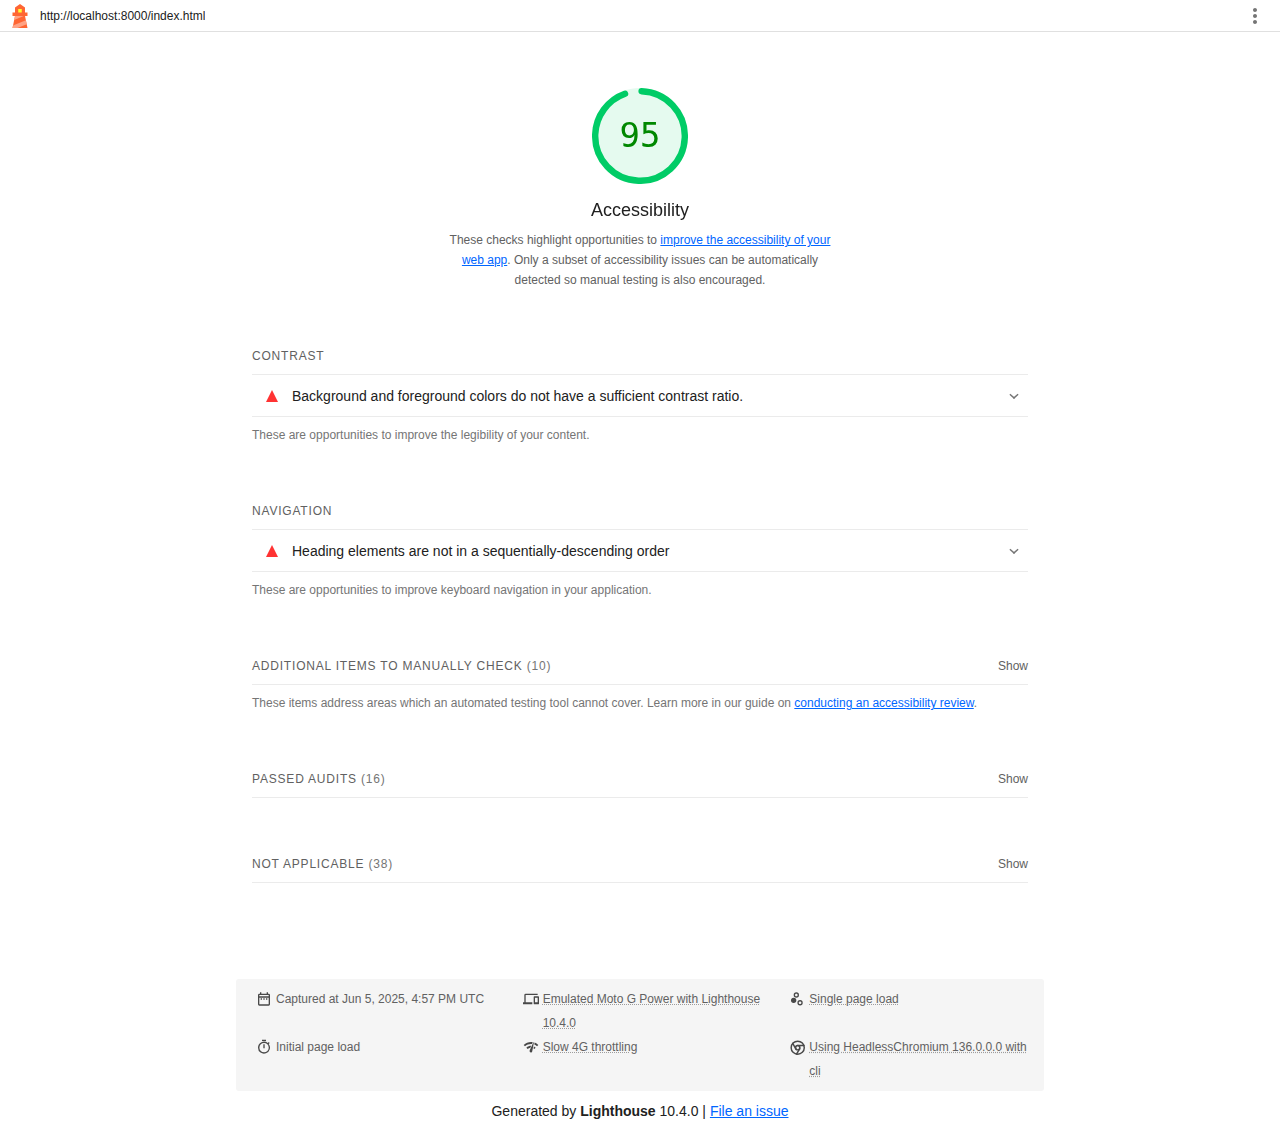
<file: src/main/resources/static/lighthouse-accessibility-report.html>
<!--
@license
Copyright 2018 The Lighthouse Authors. All Rights Reserved.

Licensed under the Apache License, Version 2.0 (the "License");
you may not use this file except in compliance with the License.
You may obtain a copy of the License at

http://www.apache.org/licenses/LICENSE-2.0

Unless required by applicable law or agreed to in writing, software
distributed under the License is distributed on an "AS-IS" BASIS,
WITHOUT WARRANTIES OR CONDITIONS OF ANY KIND, either express or implied.
See the License for the specific language governing permissions and
limitations under the License.
-->
<!doctype html>
<html lang="en">
<head>
  <meta charset="utf-8">
  <meta name="viewport" content="width=device-width, initial-scale=1, minimum-scale=1">
  <link rel="icon" href='data:image/svg+xml;utf8,<svg fill="none" xmlns="http://www.w3.org/2000/svg" viewBox="0 0 48 48"><path d="m14 7 10-7 10 7v10h5v7h-5l5 24H9l5-24H9v-7h5V7Z" fill="%23F63"/><path d="M31.561 24H14l-1.689 8.105L31.561 24ZM18.983 48H9l1.022-4.907L35.723 32.27l1.663 7.98L18.983 48Z" fill="%23FFA385"/><path fill="%23FF3" d="M20.5 10h7v7h-7z"/></svg>'>
  <title>Lighthouse Report</title>
  <style>body {margin: 0}</style>
</head>
<body>
  <noscript>Lighthouse report requires JavaScript. Please enable.</noscript>

  <div id="lh-log"></div>

  <script>window.__LIGHTHOUSE_JSON__ = {"lighthouseVersion":"10.4.0","requestedUrl":"http://localhost:8000/index.html","mainDocumentUrl":"http://localhost:8000/index.html","finalDisplayedUrl":"http://localhost:8000/index.html","finalUrl":"http://localhost:8000/index.html","fetchTime":"2025-06-05T16:57:44.733Z","gatherMode":"navigation","runWarnings":[],"userAgent":"Mozilla/5.0 (X11; Linux x86_64) AppleWebKit/537.36 (KHTML, like Gecko) HeadlessChrome/136.0.0.0 Safari/537.36","environment":{"networkUserAgent":"Mozilla/5.0 (Linux; Android 11; moto g power (2022)) AppleWebKit/537.36 (KHTML, like Gecko) Chrome/109.0.0.0 Mobile Safari/537.36","hostUserAgent":"Mozilla/5.0 (X11; Linux x86_64) AppleWebKit/537.36 (KHTML, like Gecko) HeadlessChrome/136.0.0.0 Safari/537.36","benchmarkIndex":1104.5,"credits":{"axe-core":"4.7.2"}},"audits":{"accesskeys":{"id":"accesskeys","title":"`[accesskey]` values are unique","description":"Access keys let users quickly focus a part of the page. For proper navigation, each access key must be unique. [Learn more about access keys](https://dequeuniversity.com/rules/axe/4.7/accesskeys).","score":null,"scoreDisplayMode":"notApplicable"},"aria-allowed-attr":{"id":"aria-allowed-attr","title":"`[aria-*]` attributes match their roles","description":"Each ARIA `role` supports a specific subset of `aria-*` attributes. Mismatching these invalidates the `aria-*` attributes. [Learn how to match ARIA attributes to their roles](https://dequeuniversity.com/rules/axe/4.7/aria-allowed-attr).","score":1,"scoreDisplayMode":"binary","details":{"type":"table","headings":[],"items":[]}},"aria-command-name":{"id":"aria-command-name","title":"`button`, `link`, and `menuitem` elements have accessible names","description":"When an element doesn't have an accessible name, screen readers announce it with a generic name, making it unusable for users who rely on screen readers. [Learn how to make command elements more accessible](https://dequeuniversity.com/rules/axe/4.7/aria-command-name).","score":null,"scoreDisplayMode":"notApplicable"},"aria-dialog-name":{"id":"aria-dialog-name","title":"Elements with `role=\"dialog\"` or `role=\"alertdialog\"` have accessible names.","description":"ARIA dialog elements without accessible names may prevent screen readers users from discerning the purpose of these elements. [Learn how to make ARIA dialog elements more accessible](https://dequeuniversity.com/rules/axe/4.7/aria-dialog-name).","score":null,"scoreDisplayMode":"notApplicable"},"aria-hidden-body":{"id":"aria-hidden-body","title":"`[aria-hidden=\"true\"]` is not present on the document `\u003cbody>`","description":"Assistive technologies, like screen readers, work inconsistently when `aria-hidden=\"true\"` is set on the document `\u003cbody>`. [Learn how `aria-hidden` affects the document body](https://dequeuniversity.com/rules/axe/4.7/aria-hidden-body).","score":1,"scoreDisplayMode":"binary","details":{"type":"table","headings":[],"items":[]}},"aria-hidden-focus":{"id":"aria-hidden-focus","title":"`[aria-hidden=\"true\"]` elements do not contain focusable descendents","description":"Focusable descendents within an `[aria-hidden=\"true\"]` element prevent those interactive elements from being available to users of assistive technologies like screen readers. [Learn how `aria-hidden` affects focusable elements](https://dequeuniversity.com/rules/axe/4.7/aria-hidden-focus).","score":1,"scoreDisplayMode":"binary","details":{"type":"table","headings":[],"items":[]}},"aria-input-field-name":{"id":"aria-input-field-name","title":"ARIA input fields have accessible names","description":"When an input field doesn't have an accessible name, screen readers announce it with a generic name, making it unusable for users who rely on screen readers. [Learn more about input field labels](https://dequeuniversity.com/rules/axe/4.7/aria-input-field-name).","score":null,"scoreDisplayMode":"notApplicable"},"aria-meter-name":{"id":"aria-meter-name","title":"ARIA `meter` elements have accessible names","description":"When a meter element doesn't have an accessible name, screen readers announce it with a generic name, making it unusable for users who rely on screen readers. [Learn how to name `meter` elements](https://dequeuniversity.com/rules/axe/4.7/aria-meter-name).","score":null,"scoreDisplayMode":"notApplicable"},"aria-progressbar-name":{"id":"aria-progressbar-name","title":"ARIA `progressbar` elements have accessible names","description":"When a `progressbar` element doesn't have an accessible name, screen readers announce it with a generic name, making it unusable for users who rely on screen readers. [Learn how to label `progressbar` elements](https://dequeuniversity.com/rules/axe/4.7/aria-progressbar-name).","score":null,"scoreDisplayMode":"notApplicable"},"aria-required-attr":{"id":"aria-required-attr","title":"`[role]`s have all required `[aria-*]` attributes","description":"Some ARIA roles have required attributes that describe the state of the element to screen readers. [Learn more about roles and required attributes](https://dequeuniversity.com/rules/axe/4.7/aria-required-attr).","score":null,"scoreDisplayMode":"notApplicable"},"aria-required-children":{"id":"aria-required-children","title":"Elements with an ARIA `[role]` that require children to contain a specific `[role]` have all required children.","description":"Some ARIA parent roles must contain specific child roles to perform their intended accessibility functions. [Learn more about roles and required children elements](https://dequeuniversity.com/rules/axe/4.7/aria-required-children).","score":null,"scoreDisplayMode":"notApplicable"},"aria-required-parent":{"id":"aria-required-parent","title":"`[role]`s are contained by their required parent element","description":"Some ARIA child roles must be contained by specific parent roles to properly perform their intended accessibility functions. [Learn more about ARIA roles and required parent element](https://dequeuniversity.com/rules/axe/4.7/aria-required-parent).","score":null,"scoreDisplayMode":"notApplicable"},"aria-roles":{"id":"aria-roles","title":"`[role]` values are valid","description":"ARIA roles must have valid values in order to perform their intended accessibility functions. [Learn more about valid ARIA roles](https://dequeuniversity.com/rules/axe/4.7/aria-roles).","score":null,"scoreDisplayMode":"notApplicable"},"aria-text":{"id":"aria-text","title":"Elements with the `role=text` attribute do not have focusable descendents.","description":"Adding `role=text` around a text node split by markup enables VoiceOver to treat it as one phrase, but the element's focusable descendents will not be announced. [Learn more about the `role=text` attribute](https://dequeuniversity.com/rules/axe/4.7/aria-text).","score":null,"scoreDisplayMode":"notApplicable"},"aria-toggle-field-name":{"id":"aria-toggle-field-name","title":"ARIA toggle fields have accessible names","description":"When a toggle field doesn't have an accessible name, screen readers announce it with a generic name, making it unusable for users who rely on screen readers. [Learn more about toggle fields](https://dequeuniversity.com/rules/axe/4.7/aria-toggle-field-name).","score":null,"scoreDisplayMode":"notApplicable"},"aria-tooltip-name":{"id":"aria-tooltip-name","title":"ARIA `tooltip` elements have accessible names","description":"When a tooltip element doesn't have an accessible name, screen readers announce it with a generic name, making it unusable for users who rely on screen readers. [Learn how to name `tooltip` elements](https://dequeuniversity.com/rules/axe/4.7/aria-tooltip-name).","score":null,"scoreDisplayMode":"notApplicable"},"aria-treeitem-name":{"id":"aria-treeitem-name","title":"ARIA `treeitem` elements have accessible names","description":"When a `treeitem` element doesn't have an accessible name, screen readers announce it with a generic name, making it unusable for users who rely on screen readers. [Learn more about labeling `treeitem` elements](https://dequeuniversity.com/rules/axe/4.7/aria-treeitem-name).","score":null,"scoreDisplayMode":"notApplicable"},"aria-valid-attr-value":{"id":"aria-valid-attr-value","title":"`[aria-*]` attributes have valid values","description":"Assistive technologies, like screen readers, can't interpret ARIA attributes with invalid values. [Learn more about valid values for ARIA attributes](https://dequeuniversity.com/rules/axe/4.7/aria-valid-attr-value).","score":1,"scoreDisplayMode":"binary","details":{"type":"table","headings":[],"items":[]}},"aria-valid-attr":{"id":"aria-valid-attr","title":"`[aria-*]` attributes are valid and not misspelled","description":"Assistive technologies, like screen readers, can't interpret ARIA attributes with invalid names. [Learn more about valid ARIA attributes](https://dequeuniversity.com/rules/axe/4.7/aria-valid-attr).","score":1,"scoreDisplayMode":"binary","details":{"type":"table","headings":[],"items":[]}},"button-name":{"id":"button-name","title":"Buttons have an accessible name","description":"When a button doesn't have an accessible name, screen readers announce it as \"button\", making it unusable for users who rely on screen readers. [Learn how to make buttons more accessible](https://dequeuniversity.com/rules/axe/4.7/button-name).","score":1,"scoreDisplayMode":"binary","details":{"type":"table","headings":[],"items":[]}},"bypass":{"id":"bypass","title":"The page contains a heading, skip link, or landmark region","description":"Adding ways to bypass repetitive content lets keyboard users navigate the page more efficiently. [Learn more about bypass blocks](https://dequeuniversity.com/rules/axe/4.7/bypass).","score":null,"scoreDisplayMode":"notApplicable"},"color-contrast":{"id":"color-contrast","title":"Background and foreground colors do not have a sufficient contrast ratio.","description":"Low-contrast text is difficult or impossible for many users to read. [Learn how to provide sufficient color contrast](https://dequeuniversity.com/rules/axe/4.7/color-contrast).","score":0,"scoreDisplayMode":"binary","details":{"type":"table","headings":[{"key":"node","valueType":"node","subItemsHeading":{"key":"relatedNode","valueType":"node"},"label":"Failing Elements"}],"items":[{"node":{"type":"node","lhId":"1-0-A","path":"1,HTML,1,BODY,2,MAIN,4,SECTION,4,P,0,B,0,A","selector":"section.thirdSection > p > b > a.experience-link","boundingRect":{"top":2069,"bottom":2089,"left":16,"right":289,"width":273,"height":20},"snippet":"\u003ca href=\"https://forage-uploads-prod.s3.amazonaws.com/completion-certificates/Tata/…\" class=\"experience-link\">","nodeLabel":"Cybersecurity Analyst Job Simulation","explanation":"Fix any of the following:\n  Element has insufficient color contrast of 4.34 (foreground color: #9d4edd, background color: #000035, font size: 12.0pt (16px), font weight: bold). Expected contrast ratio of 4.5:1"},"subItems":{"type":"subitems","items":[{"relatedNode":{"type":"node","lhId":"1-1-BODY","path":"1,HTML,1,BODY","selector":"body","boundingRect":{"top":0,"bottom":5571,"left":0,"right":412,"width":412,"height":5571},"snippet":"\u003cbody>","nodeLabel":"body"}}]}},{"node":{"type":"node","lhId":"1-2-H5","path":"1,HTML,1,BODY,2,MAIN,4,SECTION,7,DIV,0,DIV,0,H5","selector":"section.thirdSection > div.skills-container > div.skill-category > h5","boundingRect":{"top":2459,"bottom":2491,"left":40,"right":372,"width":332,"height":32},"snippet":"\u003ch5>","nodeLabel":"Soft Skills","explanation":"Fix any of the following:\n  Element has insufficient color contrast of 3.54 (foreground color: #9d4edd, background color: #1a1a49, font size: 14.4pt (19.2px), font weight: normal). Expected contrast ratio of 4.5:1"},"subItems":{"type":"subitems","items":[{"relatedNode":{"type":"node","lhId":"1-3-DIV","path":"1,HTML,1,BODY,2,MAIN,4,SECTION,7,DIV,0,DIV","selector":"main > section.thirdSection > div.skills-container > div.skill-category","boundingRect":{"top":2435,"bottom":2764,"left":16,"right":396,"width":380,"height":330},"snippet":"\u003cdiv class=\"skill-category\">","nodeLabel":"Soft Skills\nProblem-solving\nCritical Thinking\nCollaboration\nAdaptability\nCommun…"}},{"relatedNode":{"type":"node","lhId":"1-1-BODY","path":"1,HTML,1,BODY","selector":"body","boundingRect":{"top":0,"bottom":5571,"left":0,"right":412,"width":412,"height":5571},"snippet":"\u003cbody>","nodeLabel":"body"}}]}},{"node":{"type":"node","lhId":"1-4-H5","path":"1,HTML,1,BODY,2,MAIN,4,SECTION,7,DIV,1,DIV,0,H5","selector":"section.thirdSection > div.skills-container > div.skill-category > h5","boundingRect":{"top":2820,"bottom":2852,"left":40,"right":372,"width":332,"height":32},"snippet":"\u003ch5>","nodeLabel":"Programming Languages","explanation":"Fix any of the following:\n  Element has insufficient color contrast of 3.54 (foreground color: #9d4edd, background color: #1a1a49, font size: 14.4pt (19.2px), font weight: normal). Expected contrast ratio of 4.5:1"},"subItems":{"type":"subitems","items":[{"relatedNode":{"type":"node","lhId":"1-5-DIV","path":"1,HTML,1,BODY,2,MAIN,4,SECTION,7,DIV,1,DIV","selector":"main > section.thirdSection > div.skills-container > div.skill-category","boundingRect":{"top":2796,"bottom":3126,"left":16,"right":396,"width":380,"height":330},"snippet":"\u003cdiv class=\"skill-category\">","nodeLabel":"Programming Languages\nJava\nPython\nC++\nHTML\nCSS\nJavaScript"}},{"relatedNode":{"type":"node","lhId":"1-1-BODY","path":"1,HTML,1,BODY","selector":"body","boundingRect":{"top":0,"bottom":5571,"left":0,"right":412,"width":412,"height":5571},"snippet":"\u003cbody>","nodeLabel":"body"}}]}},{"node":{"type":"node","lhId":"1-6-H5","path":"1,HTML,1,BODY,2,MAIN,4,SECTION,7,DIV,2,DIV,0,H5","selector":"section.thirdSection > div.skills-container > div.skill-category > h5","boundingRect":{"top":3182,"bottom":3214,"left":40,"right":372,"width":332,"height":32},"snippet":"\u003ch5>","nodeLabel":"Technologies & Frameworks","explanation":"Fix any of the following:\n  Element has insufficient color contrast of 3.54 (foreground color: #9d4edd, background color: #1a1a49, font size: 14.4pt (19.2px), font weight: normal). Expected contrast ratio of 4.5:1"},"subItems":{"type":"subitems","items":[{"relatedNode":{"type":"node","lhId":"1-7-DIV","path":"1,HTML,1,BODY,2,MAIN,4,SECTION,7,DIV,2,DIV","selector":"main > section.thirdSection > div.skills-container > div.skill-category","boundingRect":{"top":3158,"bottom":3526,"left":16,"right":396,"width":380,"height":368},"snippet":"\u003cdiv class=\"skill-category\">","nodeLabel":"Technologies & Frameworks\nReact.js (basic)\nSpring Boot\nThymeleaf\nBootstrap\nMySQ…"}},{"relatedNode":{"type":"node","lhId":"1-1-BODY","path":"1,HTML,1,BODY","selector":"body","boundingRect":{"top":0,"bottom":5571,"left":0,"right":412,"width":412,"height":5571},"snippet":"\u003cbody>","nodeLabel":"body"}}]}},{"node":{"type":"node","lhId":"1-8-A","path":"1,HTML,1,BODY,2,MAIN,4,SECTION,10,P,0,A","selector":"main > section.thirdSection > p > a.project-link","boundingRect":{"top":3669,"bottom":3689,"left":16,"right":125,"width":109,"height":20},"snippet":"\u003ca href=\"https://github.com/Shrysth/-Simplified-bank\" class=\"project-link\">","nodeLabel":"Simplified Bank","explanation":"Fix any of the following:\n  Element has insufficient color contrast of 4.34 (foreground color: #9d4edd, background color: #000035, font size: 12.0pt (16px), font weight: normal). Expected contrast ratio of 4.5:1"},"subItems":{"type":"subitems","items":[{"relatedNode":{"type":"node","lhId":"1-1-BODY","path":"1,HTML,1,BODY","selector":"body","boundingRect":{"top":0,"bottom":5571,"left":0,"right":412,"width":412,"height":5571},"snippet":"\u003cbody>","nodeLabel":"body"}}]}}],"debugData":{"type":"debugdata","impact":"serious","tags":["cat.color","wcag2aa","wcag143","ACT","TTv5","TT13.c"]}}},"definition-list":{"id":"definition-list","title":"`\u003cdl>`'s contain only properly-ordered `\u003cdt>` and `\u003cdd>` groups, `\u003cscript>`, `\u003ctemplate>` or `\u003cdiv>` elements.","description":"When definition lists are not properly marked up, screen readers may produce confusing or inaccurate output. [Learn how to structure definition lists correctly](https://dequeuniversity.com/rules/axe/4.7/definition-list).","score":null,"scoreDisplayMode":"notApplicable"},"dlitem":{"id":"dlitem","title":"Definition list items are wrapped in `\u003cdl>` elements","description":"Definition list items (`\u003cdt>` and `\u003cdd>`) must be wrapped in a parent `\u003cdl>` element to ensure that screen readers can properly announce them. [Learn how to structure definition lists correctly](https://dequeuniversity.com/rules/axe/4.7/dlitem).","score":null,"scoreDisplayMode":"notApplicable"},"document-title":{"id":"document-title","title":"Document has a `\u003ctitle>` element","description":"The title gives screen reader users an overview of the page, and search engine users rely on it heavily to determine if a page is relevant to their search. [Learn more about document titles](https://dequeuniversity.com/rules/axe/4.7/document-title).","score":1,"scoreDisplayMode":"binary","details":{"type":"table","headings":[],"items":[]}},"duplicate-id-active":{"id":"duplicate-id-active","title":"`[id]` attributes on active, focusable elements are unique","description":"All focusable elements must have a unique `id` to ensure that they're visible to assistive technologies. [Learn how to fix duplicate `id`s](https://dequeuniversity.com/rules/axe/4.7/duplicate-id-active).","score":null,"scoreDisplayMode":"notApplicable"},"duplicate-id-aria":{"id":"duplicate-id-aria","title":"ARIA IDs are unique","description":"The value of an ARIA ID must be unique to prevent other instances from being overlooked by assistive technologies. [Learn how to fix duplicate ARIA IDs](https://dequeuniversity.com/rules/axe/4.7/duplicate-id-aria).","score":null,"scoreDisplayMode":"notApplicable"},"empty-heading":{"id":"empty-heading","title":"All heading elements contain content.","description":"A heading with no content or inaccessible text prevent screen reader users from accessing information on the page's structure. [Learn more about headings](https://dequeuniversity.com/rules/axe/4.7/empty-heading).","score":null,"scoreDisplayMode":"notApplicable"},"form-field-multiple-labels":{"id":"form-field-multiple-labels","title":"No form fields have multiple labels","description":"Form fields with multiple labels can be confusingly announced by assistive technologies like screen readers which use either the first, the last, or all of the labels. [Learn how to use form labels](https://dequeuniversity.com/rules/axe/4.7/form-field-multiple-labels).","score":null,"scoreDisplayMode":"notApplicable"},"frame-title":{"id":"frame-title","title":"`\u003cframe>` or `\u003ciframe>` elements have a title","description":"Screen reader users rely on frame titles to describe the contents of frames. [Learn more about frame titles](https://dequeuniversity.com/rules/axe/4.7/frame-title).","score":null,"scoreDisplayMode":"notApplicable"},"heading-order":{"id":"heading-order","title":"Heading elements are not in a sequentially-descending order","description":"Properly ordered headings that do not skip levels convey the semantic structure of the page, making it easier to navigate and understand when using assistive technologies. [Learn more about heading order](https://dequeuniversity.com/rules/axe/4.7/heading-order).","score":0,"scoreDisplayMode":"binary","details":{"type":"table","headings":[{"key":"node","valueType":"node","subItemsHeading":{"key":"relatedNode","valueType":"node"},"label":"Failing Elements"}],"items":[{"node":{"type":"node","lhId":"1-9-H4","path":"1,HTML,1,BODY,2,MAIN,4,SECTION,0,H4","selector":"body > main > section.thirdSection > h4#education","boundingRect":{"top":1673,"bottom":1720,"left":16,"right":396,"width":380,"height":47},"snippet":"\u003ch4 id=\"education\">","nodeLabel":"Education","explanation":"Fix any of the following:\n  Heading order invalid"}}],"debugData":{"type":"debugdata","impact":"moderate","tags":["cat.semantics","best-practice"]}}},"html-has-lang":{"id":"html-has-lang","title":"`\u003chtml>` element has a `[lang]` attribute","description":"If a page doesn't specify a `lang` attribute, a screen reader assumes that the page is in the default language that the user chose when setting up the screen reader. If the page isn't actually in the default language, then the screen reader might not announce the page's text correctly. [Learn more about the `lang` attribute](https://dequeuniversity.com/rules/axe/4.7/html-has-lang).","score":1,"scoreDisplayMode":"binary","details":{"type":"table","headings":[],"items":[]}},"html-lang-valid":{"id":"html-lang-valid","title":"`\u003chtml>` element has a valid value for its `[lang]` attribute","description":"Specifying a valid [BCP 47 language](https://www.w3.org/International/questions/qa-choosing-language-tags#question) helps screen readers announce text properly. [Learn how to use the `lang` attribute](https://dequeuniversity.com/rules/axe/4.7/html-lang-valid).","score":1,"scoreDisplayMode":"binary","details":{"type":"table","headings":[],"items":[]}},"html-xml-lang-mismatch":{"id":"html-xml-lang-mismatch","title":"`\u003chtml>` element has an `[xml:lang]` attribute with the same base language as the `[lang]` attribute.","description":"If the webpage does not specify a consistent language, then the screen reader might not announce the page's text correctly. [Learn more about the `lang` attribute](https://dequeuniversity.com/rules/axe/4.7/html-xml-lang-mismatch).","score":null,"scoreDisplayMode":"notApplicable"},"identical-links-same-purpose":{"id":"identical-links-same-purpose","title":"Identical links have the same purpose.","description":"Links with the same destination should have the same description, to help users understand the link's purpose and decide whether to follow it. [Learn more about identical links](https://dequeuniversity.com/rules/axe/4.7/identical-links-same-purpose).","score":null,"scoreDisplayMode":"notApplicable"},"image-alt":{"id":"image-alt","title":"Image elements have `[alt]` attributes","description":"Informative elements should aim for short, descriptive alternate text. Decorative elements can be ignored with an empty alt attribute. [Learn more about the `alt` attribute](https://dequeuniversity.com/rules/axe/4.7/image-alt).","score":1,"scoreDisplayMode":"binary","details":{"type":"table","headings":[],"items":[]}},"input-button-name":{"id":"input-button-name","title":"Input buttons have discernible text.","description":"Adding discernable and accessible text to input buttons may help screen reader users understand the purpose of the input button. [Learn more about input buttons](https://dequeuniversity.com/rules/axe/4.7/input-button-name).","score":null,"scoreDisplayMode":"notApplicable"},"input-image-alt":{"id":"input-image-alt","title":"`\u003cinput type=\"image\">` elements have `[alt]` text","description":"When an image is being used as an `\u003cinput>` button, providing alternative text can help screen reader users understand the purpose of the button. [Learn about input image alt text](https://dequeuniversity.com/rules/axe/4.7/input-image-alt).","score":null,"scoreDisplayMode":"notApplicable"},"label":{"id":"label","title":"Form elements have associated labels","description":"Labels ensure that form controls are announced properly by assistive technologies, like screen readers. [Learn more about form element labels](https://dequeuniversity.com/rules/axe/4.7/label).","score":1,"scoreDisplayMode":"binary","details":{"type":"table","headings":[],"items":[]}},"landmark-one-main":{"id":"landmark-one-main","title":"Document has a main landmark.","description":"One main landmark helps screen reader users navigate a web page. [Learn more about landmarks](https://dequeuniversity.com/rules/axe/4.7/landmark-one-main).","score":null,"scoreDisplayMode":"notApplicable"},"link-name":{"id":"link-name","title":"Links have a discernible name","description":"Link text (and alternate text for images, when used as links) that is discernible, unique, and focusable improves the navigation experience for screen reader users. [Learn how to make links accessible](https://dequeuniversity.com/rules/axe/4.7/link-name).","score":1,"scoreDisplayMode":"binary","details":{"type":"table","headings":[],"items":[]}},"link-in-text-block":{"id":"link-in-text-block","title":"Links are distinguishable without relying on color.","description":"Low-contrast text is difficult or impossible for many users to read. Link text that is discernible improves the experience for users with low vision. [Learn how to make links distinguishable](https://dequeuniversity.com/rules/axe/4.7/link-in-text-block).","score":1,"scoreDisplayMode":"binary","details":{"type":"table","headings":[],"items":[]}},"list":{"id":"list","title":"Lists contain only `\u003cli>` elements and script supporting elements (`\u003cscript>` and `\u003ctemplate>`).","description":"Screen readers have a specific way of announcing lists. Ensuring proper list structure aids screen reader output. [Learn more about proper list structure](https://dequeuniversity.com/rules/axe/4.7/list).","score":1,"scoreDisplayMode":"binary","details":{"type":"table","headings":[],"items":[]}},"listitem":{"id":"listitem","title":"List items (`\u003cli>`) are contained within `\u003cul>`, `\u003col>` or `\u003cmenu>` parent elements","description":"Screen readers require list items (`\u003cli>`) to be contained within a parent `\u003cul>`, `\u003col>` or `\u003cmenu>` to be announced properly. [Learn more about proper list structure](https://dequeuniversity.com/rules/axe/4.7/listitem).","score":1,"scoreDisplayMode":"binary","details":{"type":"table","headings":[],"items":[]}},"meta-refresh":{"id":"meta-refresh","title":"The document does not use `\u003cmeta http-equiv=\"refresh\">`","description":"Users do not expect a page to refresh automatically, and doing so will move focus back to the top of the page. This may create a frustrating or confusing experience. [Learn more about the refresh meta tag](https://dequeuniversity.com/rules/axe/4.7/meta-refresh).","score":null,"scoreDisplayMode":"notApplicable"},"meta-viewport":{"id":"meta-viewport","title":"`[user-scalable=\"no\"]` is not used in the `\u003cmeta name=\"viewport\">` element and the `[maximum-scale]` attribute is not less than 5.","description":"Disabling zooming is problematic for users with low vision who rely on screen magnification to properly see the contents of a web page. [Learn more about the viewport meta tag](https://dequeuniversity.com/rules/axe/4.7/meta-viewport).","score":1,"scoreDisplayMode":"binary","details":{"type":"table","headings":[],"items":[]}},"object-alt":{"id":"object-alt","title":"`\u003cobject>` elements have alternate text","description":"Screen readers cannot translate non-text content. Adding alternate text to `\u003cobject>` elements helps screen readers convey meaning to users. [Learn more about alt text for `object` elements](https://dequeuniversity.com/rules/axe/4.7/object-alt).","score":null,"scoreDisplayMode":"notApplicable"},"select-name":{"id":"select-name","title":"Select elements have associated label elements.","description":"Form elements without effective labels can create frustrating experiences for screen reader users. [Learn more about the `select` element](https://dequeuniversity.com/rules/axe/4.7/select-name).","score":null,"scoreDisplayMode":"notApplicable"},"tabindex":{"id":"tabindex","title":"No element has a `[tabindex]` value greater than 0","description":"A value greater than 0 implies an explicit navigation ordering. Although technically valid, this often creates frustrating experiences for users who rely on assistive technologies. [Learn more about the `tabindex` attribute](https://dequeuniversity.com/rules/axe/4.7/tabindex).","score":null,"scoreDisplayMode":"notApplicable"},"table-fake-caption":{"id":"table-fake-caption","title":"Tables use `\u003ccaption>` instead of cells with the `[colspan]` attribute to indicate a caption.","description":"Screen readers have features to make navigating tables easier. Ensuring that tables use the actual caption element instead of cells with the `[colspan]` attribute may improve the experience for screen reader users. [Learn more about captions](https://dequeuniversity.com/rules/axe/4.7/table-fake-caption).","score":null,"scoreDisplayMode":"notApplicable"},"target-size":{"id":"target-size","title":"Touch targets have sufficient size and spacing.","description":"Touch targets with sufficient size and spacing help users who may have difficulty targeting small controls activate the targets. [Learn more about touch targets](https://dequeuniversity.com/rules/axe/4.7/target-size).","score":null,"scoreDisplayMode":"notApplicable"},"td-has-header":{"id":"td-has-header","title":"`\u003ctd>` elements in a large `\u003ctable>` have one or more table headers.","description":"Screen readers have features to make navigating tables easier. Ensuring that `\u003ctd>` elements in a large table (3 or more cells in width and height) have an associated table header may improve the experience for screen reader users. [Learn more about table headers](https://dequeuniversity.com/rules/axe/4.7/td-has-header).","score":null,"scoreDisplayMode":"notApplicable"},"td-headers-attr":{"id":"td-headers-attr","title":"Cells in a `\u003ctable>` element that use the `[headers]` attribute refer to table cells within the same table.","description":"Screen readers have features to make navigating tables easier. Ensuring `\u003ctd>` cells using the `[headers]` attribute only refer to other cells in the same table may improve the experience for screen reader users. [Learn more about the `headers` attribute](https://dequeuniversity.com/rules/axe/4.7/td-headers-attr).","score":null,"scoreDisplayMode":"notApplicable"},"th-has-data-cells":{"id":"th-has-data-cells","title":"`\u003cth>` elements and elements with `[role=\"columnheader\"/\"rowheader\"]` have data cells they describe.","description":"Screen readers have features to make navigating tables easier. Ensuring table headers always refer to some set of cells may improve the experience for screen reader users. [Learn more about table headers](https://dequeuniversity.com/rules/axe/4.7/th-has-data-cells).","score":null,"scoreDisplayMode":"notApplicable"},"valid-lang":{"id":"valid-lang","title":"`[lang]` attributes have a valid value","description":"Specifying a valid [BCP 47 language](https://www.w3.org/International/questions/qa-choosing-language-tags#question) on elements helps ensure that text is pronounced correctly by a screen reader. [Learn how to use the `lang` attribute](https://dequeuniversity.com/rules/axe/4.7/valid-lang).","score":null,"scoreDisplayMode":"notApplicable"},"video-caption":{"id":"video-caption","title":"`\u003cvideo>` elements contain a `\u003ctrack>` element with `[kind=\"captions\"]`","description":"When a video provides a caption it is easier for deaf and hearing impaired users to access its information. [Learn more about video captions](https://dequeuniversity.com/rules/axe/4.7/video-caption).","score":null,"scoreDisplayMode":"notApplicable"},"custom-controls-labels":{"id":"custom-controls-labels","title":"Custom controls have associated labels","description":"Custom interactive controls have associated labels, provided by aria-label or aria-labelledby. [Learn more about custom controls and labels](https://developer.chrome.com/docs/lighthouse/accessibility/custom-controls-labels/).","score":null,"scoreDisplayMode":"manual"},"custom-controls-roles":{"id":"custom-controls-roles","title":"Custom controls have ARIA roles","description":"Custom interactive controls have appropriate ARIA roles. [Learn how to add roles to custom controls](https://developer.chrome.com/docs/lighthouse/accessibility/custom-control-roles/).","score":null,"scoreDisplayMode":"manual"},"focus-traps":{"id":"focus-traps","title":"User focus is not accidentally trapped in a region","description":"A user can tab into and out of any control or region without accidentally trapping their focus. [Learn how to avoid focus traps](https://developer.chrome.com/docs/lighthouse/accessibility/focus-traps/).","score":null,"scoreDisplayMode":"manual"},"focusable-controls":{"id":"focusable-controls","title":"Interactive controls are keyboard focusable","description":"Custom interactive controls are keyboard focusable and display a focus indicator. [Learn how to make custom controls focusable](https://developer.chrome.com/docs/lighthouse/accessibility/focusable-controls/).","score":null,"scoreDisplayMode":"manual"},"interactive-element-affordance":{"id":"interactive-element-affordance","title":"Interactive elements indicate their purpose and state","description":"Interactive elements, such as links and buttons, should indicate their state and be distinguishable from non-interactive elements. [Learn how to decorate interactive elements with affordance hints](https://developer.chrome.com/docs/lighthouse/accessibility/interactive-element-affordance/).","score":null,"scoreDisplayMode":"manual"},"logical-tab-order":{"id":"logical-tab-order","title":"The page has a logical tab order","description":"Tabbing through the page follows the visual layout. Users cannot focus elements that are offscreen. [Learn more about logical tab ordering](https://developer.chrome.com/docs/lighthouse/accessibility/logical-tab-order/).","score":null,"scoreDisplayMode":"manual"},"managed-focus":{"id":"managed-focus","title":"The user's focus is directed to new content added to the page","description":"If new content, such as a dialog, is added to the page, the user's focus is directed to it. [Learn how to direct focus to new content](https://developer.chrome.com/docs/lighthouse/accessibility/managed-focus/).","score":null,"scoreDisplayMode":"manual"},"offscreen-content-hidden":{"id":"offscreen-content-hidden","title":"Offscreen content is hidden from assistive technology","description":"Offscreen content is hidden with display: none or aria-hidden=true. [Learn how to properly hide offscreen content](https://developer.chrome.com/docs/lighthouse/accessibility/offscreen-content-hidden/).","score":null,"scoreDisplayMode":"manual"},"use-landmarks":{"id":"use-landmarks","title":"HTML5 landmark elements are used to improve navigation","description":"Landmark elements (`\u003cmain>`, `\u003cnav>`, etc.) are used to improve the keyboard navigation of the page for assistive technology. [Learn more about landmark elements](https://developer.chrome.com/docs/lighthouse/accessibility/use-landmarks/).","score":null,"scoreDisplayMode":"manual"},"visual-order-follows-dom":{"id":"visual-order-follows-dom","title":"Visual order on the page follows DOM order","description":"DOM order matches the visual order, improving navigation for assistive technology. [Learn more about DOM and visual ordering](https://developer.chrome.com/docs/lighthouse/accessibility/visual-order-follows-dom/).","score":null,"scoreDisplayMode":"manual"}},"configSettings":{"output":["html"],"maxWaitForFcp":30000,"maxWaitForLoad":45000,"pauseAfterFcpMs":1000,"pauseAfterLoadMs":1000,"networkQuietThresholdMs":1000,"cpuQuietThresholdMs":1000,"formFactor":"mobile","throttling":{"rttMs":150,"throughputKbps":1638.4,"requestLatencyMs":562.5,"downloadThroughputKbps":1474.5600000000002,"uploadThroughputKbps":675,"cpuSlowdownMultiplier":4},"throttlingMethod":"simulate","screenEmulation":{"mobile":true,"width":412,"height":823,"deviceScaleFactor":1.75,"disabled":false},"emulatedUserAgent":"Mozilla/5.0 (Linux; Android 11; moto g power (2022)) AppleWebKit/537.36 (KHTML, like Gecko) Chrome/109.0.0.0 Mobile Safari/537.36","auditMode":false,"gatherMode":false,"disableStorageReset":false,"debugNavigation":false,"channel":"cli","usePassiveGathering":false,"disableFullPageScreenshot":false,"skipAboutBlank":false,"blankPage":"about:blank","budgets":null,"locale":"en-US","blockedUrlPatterns":null,"additionalTraceCategories":null,"extraHeaders":null,"precomputedLanternData":null,"onlyAudits":null,"onlyCategories":["accessibility"],"skipAudits":null},"categories":{"accessibility":{"title":"Accessibility","description":"These checks highlight opportunities to [improve the accessibility of your web app](https://developer.chrome.com/docs/lighthouse/accessibility/). Only a subset of accessibility issues can be automatically detected so manual testing is also encouraged.","manualDescription":"These items address areas which an automated testing tool cannot cover. Learn more in our guide on [conducting an accessibility review](https://web.dev/how-to-review/).","supportedModes":["navigation","snapshot"],"auditRefs":[{"id":"accesskeys","weight":0,"group":"a11y-navigation"},{"id":"aria-allowed-attr","weight":10,"group":"a11y-aria"},{"id":"aria-command-name","weight":0,"group":"a11y-aria"},{"id":"aria-dialog-name","weight":0,"group":"a11y-aria"},{"id":"aria-hidden-body","weight":10,"group":"a11y-aria"},{"id":"aria-hidden-focus","weight":3,"group":"a11y-aria"},{"id":"aria-input-field-name","weight":0,"group":"a11y-aria"},{"id":"aria-meter-name","weight":0,"group":"a11y-aria"},{"id":"aria-progressbar-name","weight":0,"group":"a11y-aria"},{"id":"aria-required-attr","weight":0,"group":"a11y-aria"},{"id":"aria-required-children","weight":0,"group":"a11y-aria"},{"id":"aria-required-parent","weight":0,"group":"a11y-aria"},{"id":"aria-roles","weight":0,"group":"a11y-aria"},{"id":"aria-text","weight":0,"group":"a11y-aria"},{"id":"aria-toggle-field-name","weight":0,"group":"a11y-aria"},{"id":"aria-tooltip-name","weight":0,"group":"a11y-aria"},{"id":"aria-treeitem-name","weight":0,"group":"a11y-aria"},{"id":"aria-valid-attr-value","weight":10,"group":"a11y-aria"},{"id":"aria-valid-attr","weight":10,"group":"a11y-aria"},{"id":"button-name","weight":10,"group":"a11y-names-labels"},{"id":"bypass","weight":0,"group":"a11y-navigation"},{"id":"color-contrast","weight":3,"group":"a11y-color-contrast"},{"id":"definition-list","weight":0,"group":"a11y-tables-lists"},{"id":"dlitem","weight":0,"group":"a11y-tables-lists"},{"id":"document-title","weight":3,"group":"a11y-names-labels"},{"id":"duplicate-id-active","weight":0,"group":"a11y-navigation"},{"id":"duplicate-id-aria","weight":0,"group":"a11y-aria"},{"id":"form-field-multiple-labels","weight":0,"group":"a11y-names-labels"},{"id":"frame-title","weight":0,"group":"a11y-names-labels"},{"id":"heading-order","weight":2,"group":"a11y-navigation"},{"id":"html-has-lang","weight":3,"group":"a11y-language"},{"id":"html-lang-valid","weight":3,"group":"a11y-language"},{"id":"html-xml-lang-mismatch","weight":0,"group":"a11y-language"},{"id":"image-alt","weight":10,"group":"a11y-names-labels"},{"id":"input-button-name","weight":0,"group":"a11y-names-labels"},{"id":"input-image-alt","weight":0,"group":"a11y-names-labels"},{"id":"label","weight":10,"group":"a11y-names-labels"},{"id":"link-in-text-block","weight":3,"group":"a11y-color-contrast"},{"id":"link-name","weight":3,"group":"a11y-names-labels"},{"id":"list","weight":3,"group":"a11y-tables-lists"},{"id":"listitem","weight":3,"group":"a11y-tables-lists"},{"id":"meta-refresh","weight":0,"group":"a11y-best-practices"},{"id":"meta-viewport","weight":10,"group":"a11y-best-practices"},{"id":"object-alt","weight":0,"group":"a11y-names-labels"},{"id":"select-name","weight":0,"group":"a11y-names-labels"},{"id":"tabindex","weight":0,"group":"a11y-navigation"},{"id":"table-fake-caption","weight":0,"group":"a11y-tables-lists"},{"id":"td-has-header","weight":0,"group":"a11y-tables-lists"},{"id":"td-headers-attr","weight":0,"group":"a11y-tables-lists"},{"id":"th-has-data-cells","weight":0,"group":"a11y-tables-lists"},{"id":"valid-lang","weight":0,"group":"a11y-language"},{"id":"video-caption","weight":0,"group":"a11y-audio-video"},{"id":"logical-tab-order","weight":0},{"id":"focusable-controls","weight":0},{"id":"interactive-element-affordance","weight":0},{"id":"managed-focus","weight":0},{"id":"focus-traps","weight":0},{"id":"custom-controls-labels","weight":0},{"id":"custom-controls-roles","weight":0},{"id":"visual-order-follows-dom","weight":0},{"id":"offscreen-content-hidden","weight":0},{"id":"use-landmarks","weight":0},{"id":"empty-heading","weight":0,"group":"hidden"},{"id":"identical-links-same-purpose","weight":0,"group":"hidden"},{"id":"landmark-one-main","weight":0,"group":"hidden"},{"id":"target-size","weight":0,"group":"hidden"}],"id":"accessibility","score":0.95}},"categoryGroups":{"metrics":{"title":"Metrics"},"load-opportunities":{"title":"Opportunities","description":"These suggestions can help your page load faster. They don't [directly affect](https://developer.chrome.com/docs/lighthouse/performance/performance-scoring/) the Performance score."},"budgets":{"title":"Budgets","description":"Performance budgets set standards for the performance of your site."},"diagnostics":{"title":"Diagnostics","description":"More information about the performance of your application. These numbers don't [directly affect](https://developer.chrome.com/docs/lighthouse/performance/performance-scoring/) the Performance score."},"pwa-installable":{"title":"Installable"},"pwa-optimized":{"title":"PWA Optimized"},"a11y-best-practices":{"title":"Best practices","description":"These items highlight common accessibility best practices."},"a11y-color-contrast":{"title":"Contrast","description":"These are opportunities to improve the legibility of your content."},"a11y-names-labels":{"title":"Names and labels","description":"These are opportunities to improve the semantics of the controls in your application. This may enhance the experience for users of assistive technology, like a screen reader."},"a11y-navigation":{"title":"Navigation","description":"These are opportunities to improve keyboard navigation in your application."},"a11y-aria":{"title":"ARIA","description":"These are opportunities to improve the usage of ARIA in your application which may enhance the experience for users of assistive technology, like a screen reader."},"a11y-language":{"title":"Internationalization and localization","description":"These are opportunities to improve the interpretation of your content by users in different locales."},"a11y-audio-video":{"title":"Audio and video","description":"These are opportunities to provide alternative content for audio and video. This may improve the experience for users with hearing or vision impairments."},"a11y-tables-lists":{"title":"Tables and lists","description":"These are opportunities to improve the experience of reading tabular or list data using assistive technology, like a screen reader."},"seo-mobile":{"title":"Mobile Friendly","description":"Make sure your pages are mobile friendly so users don’t have to pinch or zoom in order to read the content pages. [Learn how to make pages mobile-friendly](https://developers.google.com/search/mobile-sites/)."},"seo-content":{"title":"Content Best Practices","description":"Format your HTML in a way that enables crawlers to better understand your app’s content."},"seo-crawl":{"title":"Crawling and Indexing","description":"To appear in search results, crawlers need access to your app."},"best-practices-trust-safety":{"title":"Trust and Safety"},"best-practices-ux":{"title":"User Experience"},"best-practices-browser-compat":{"title":"Browser Compatibility"},"best-practices-general":{"title":"General"},"hidden":{"title":""}},"stackPacks":[],"fullPageScreenshot":{"screenshot":{"data":"[data-uri]","width":412,"height":5571},"nodes":{"1-0-A":{"top":5775,"bottom":5795,"left":16,"right":289,"width":273,"height":20},"1-1-BODY":{"top":0,"bottom":9277,"left":0,"right":412,"width":412,"height":9277},"1-2-H5":{"top":6165,"bottom":6197,"left":40,"right":372,"width":332,"height":32},"1-3-DIV":{"top":6141,"bottom":6471,"left":16,"right":396,"width":380,"height":330},"1-4-H5":{"top":6527,"bottom":6559,"left":40,"right":372,"width":332,"height":32},"1-5-DIV":{"top":6503,"bottom":6832,"left":16,"right":396,"width":380,"height":330},"1-6-H5":{"top":6888,"bottom":6920,"left":40,"right":372,"width":332,"height":32},"1-7-DIV":{"top":6864,"bottom":7232,"left":16,"right":396,"width":380,"height":368},"1-8-A":{"top":7376,"bottom":7396,"left":16,"right":125,"width":109,"height":20},"1-9-H4":{"top":5380,"bottom":5427,"left":16,"right":396,"width":380,"height":47},"1-10-DIV":{"top":3382,"bottom":3782,"left":64,"right":348,"width":284,"height":400},"1-11-H1":{"top":34,"bottom":68,"left":166,"right":362,"width":196,"height":35},"1-12-HEADER":{"top":0,"bottom":204,"left":0,"right":412,"width":412,"height":204},"1-13-P":{"top":7372,"bottom":7762,"left":16,"right":396,"width":380,"height":390}}},"timing":{"entries":[{"startTime":13581.27,"name":"lh:config","duration":1015.12,"entryType":"measure"},{"startTime":14086.01,"name":"lh:config:resolveArtifactsToDefns","duration":104.18,"entryType":"measure"},{"startTime":14190.66,"name":"lh:config:resolveNavigationsToDefns","duration":0.66,"entryType":"measure"},{"startTime":14596.82,"name":"lh:runner:gather","duration":14498.74,"entryType":"measure"},{"startTime":16738.31,"name":"lh:driver:connect","duration":17,"entryType":"measure"},{"startTime":16755.67,"name":"lh:driver:navigate","duration":9.31,"entryType":"measure"},{"startTime":16765.49,"name":"lh:gather:getBenchmarkIndex","duration":1087.12,"entryType":"measure"},{"startTime":17853,"name":"lh:gather:getVersion","duration":1.58,"entryType":"measure"},{"startTime":17854.9,"name":"lh:prepare:navigationMode","duration":72.99,"entryType":"measure"},{"startTime":17928.88,"name":"lh:driver:navigate","duration":8.26,"entryType":"measure"},{"startTime":17937.7,"name":"lh:prepare:navigation","duration":66.65,"entryType":"measure"},{"startTime":17944.88,"name":"lh:storage:clearDataForOrigin","duration":21.15,"entryType":"measure"},{"startTime":17966.23,"name":"lh:storage:clearBrowserCaches","duration":34.96,"entryType":"measure"},{"startTime":18001.49,"name":"lh:gather:prepareThrottlingAndNetwork","duration":2.83,"entryType":"measure"},{"startTime":18019.66,"name":"lh:driver:navigate","duration":4598.54,"entryType":"measure"},{"startTime":22623.71,"name":"lh:gather:getArtifact:DevtoolsLog","duration":0.07,"entryType":"measure"},{"startTime":22624.08,"name":"lh:computed:NetworkRecords","duration":1.52,"entryType":"measure"},{"startTime":22626.1,"name":"lh:gather:getArtifact:DevtoolsLog","duration":0.03,"entryType":"measure"},{"startTime":22626.2,"name":"lh:gather:getArtifact:Accessibility","duration":703,"entryType":"measure"},{"startTime":23329.64,"name":"lh:gather:getArtifact:NetworkUserAgent","duration":0.23,"entryType":"measure"},{"startTime":23329.92,"name":"lh:gather:getArtifact:Stacks","duration":73.54,"entryType":"measure"},{"startTime":23330.15,"name":"lh:gather:collectStacks","duration":73.25,"entryType":"measure"},{"startTime":23403.48,"name":"lh:gather:getArtifact:FullPageScreenshot","duration":5647.51,"entryType":"measure"},{"startTime":29096.27,"name":"lh:runner:audit","duration":37.41,"entryType":"measure"},{"startTime":29096.73,"name":"lh:runner:auditing","duration":36.28,"entryType":"measure"},{"startTime":29099.16,"name":"lh:audit:accesskeys","duration":0.64,"entryType":"measure"},{"startTime":29099.96,"name":"lh:audit:aria-allowed-attr","duration":1.27,"entryType":"measure"},{"startTime":29102.23,"name":"lh:audit:aria-command-name","duration":0.2,"entryType":"measure"},{"startTime":29102.51,"name":"lh:audit:aria-dialog-name","duration":0.16,"entryType":"measure"},{"startTime":29102.72,"name":"lh:audit:aria-hidden-body","duration":0.61,"entryType":"measure"},{"startTime":29103.41,"name":"lh:audit:aria-hidden-focus","duration":0.57,"entryType":"measure"},{"startTime":29104.08,"name":"lh:audit:aria-input-field-name","duration":0.19,"entryType":"measure"},{"startTime":29104.34,"name":"lh:audit:aria-meter-name","duration":0.18,"entryType":"measure"},{"startTime":29104.59,"name":"lh:audit:aria-progressbar-name","duration":0.3,"entryType":"measure"},{"startTime":29104.98,"name":"lh:audit:aria-required-attr","duration":0.25,"entryType":"measure"},{"startTime":29105.32,"name":"lh:audit:aria-required-children","duration":0.47,"entryType":"measure"},{"startTime":29105.87,"name":"lh:audit:aria-required-parent","duration":0.32,"entryType":"measure"},{"startTime":29106.27,"name":"lh:audit:aria-roles","duration":0.26,"entryType":"measure"},{"startTime":29106.6,"name":"lh:audit:aria-text","duration":0.24,"entryType":"measure"},{"startTime":29106.89,"name":"lh:audit:aria-toggle-field-name","duration":0.27,"entryType":"measure"},{"startTime":29107.24,"name":"lh:audit:aria-tooltip-name","duration":0.31,"entryType":"measure"},{"startTime":29107.61,"name":"lh:audit:aria-treeitem-name","duration":1.15,"entryType":"measure"},{"startTime":29108.85,"name":"lh:audit:aria-valid-attr-value","duration":0.9,"entryType":"measure"},{"startTime":29109.85,"name":"lh:audit:aria-valid-attr","duration":0.67,"entryType":"measure"},{"startTime":29110.59,"name":"lh:audit:button-name","duration":0.61,"entryType":"measure"},{"startTime":29111.28,"name":"lh:audit:bypass","duration":0.56,"entryType":"measure"},{"startTime":29111.91,"name":"lh:audit:color-contrast","duration":1.16,"entryType":"measure"},{"startTime":29113.16,"name":"lh:audit:definition-list","duration":0.28,"entryType":"measure"},{"startTime":29113.5,"name":"lh:audit:dlitem","duration":0.44,"entryType":"measure"},{"startTime":29114.03,"name":"lh:audit:document-title","duration":0.72,"entryType":"measure"},{"startTime":29114.81,"name":"lh:audit:duplicate-id-active","duration":0.83,"entryType":"measure"},{"startTime":29115.85,"name":"lh:audit:duplicate-id-aria","duration":0.43,"entryType":"measure"},{"startTime":29116.35,"name":"lh:audit:empty-heading","duration":0.64,"entryType":"measure"},{"startTime":29117.09,"name":"lh:audit:form-field-multiple-labels","duration":0.62,"entryType":"measure"},{"startTime":29117.77,"name":"lh:audit:frame-title","duration":0.33,"entryType":"measure"},{"startTime":29118.15,"name":"lh:audit:heading-order","duration":0.82,"entryType":"measure"},{"startTime":29119.06,"name":"lh:audit:html-has-lang","duration":0.59,"entryType":"measure"},{"startTime":29119.7,"name":"lh:audit:html-lang-valid","duration":0.59,"entryType":"measure"},{"startTime":29120.35,"name":"lh:audit:html-xml-lang-mismatch","duration":0.47,"entryType":"measure"},{"startTime":29120.88,"name":"lh:audit:identical-links-same-purpose","duration":0.79,"entryType":"measure"},{"startTime":29121.73,"name":"lh:audit:image-alt","duration":0.48,"entryType":"measure"},{"startTime":29122.26,"name":"lh:audit:input-button-name","duration":0.24,"entryType":"measure"},{"startTime":29122.54,"name":"lh:audit:input-image-alt","duration":0.24,"entryType":"measure"},{"startTime":29122.82,"name":"lh:audit:label","duration":0.47,"entryType":"measure"},{"startTime":29123.34,"name":"lh:audit:landmark-one-main","duration":0.39,"entryType":"measure"},{"startTime":29123.78,"name":"lh:audit:link-name","duration":0.45,"entryType":"measure"},{"startTime":29124.29,"name":"lh:audit:link-in-text-block","duration":1.47,"entryType":"measure"},{"startTime":29125.91,"name":"lh:audit:list","duration":1.7,"entryType":"measure"},{"startTime":29127.66,"name":"lh:audit:listitem","duration":1.12,"entryType":"measure"},{"startTime":29128.83,"name":"lh:audit:meta-refresh","duration":0.24,"entryType":"measure"},{"startTime":29129.11,"name":"lh:audit:meta-viewport","duration":0.33,"entryType":"measure"},{"startTime":29129.48,"name":"lh:audit:object-alt","duration":0.2,"entryType":"measure"},{"startTime":29129.71,"name":"lh:audit:select-name","duration":0.21,"entryType":"measure"},{"startTime":29129.95,"name":"lh:audit:tabindex","duration":0.26,"entryType":"measure"},{"startTime":29130.25,"name":"lh:audit:table-fake-caption","duration":0.22,"entryType":"measure"},{"startTime":29130.5,"name":"lh:audit:target-size","duration":0.28,"entryType":"measure"},{"startTime":29130.81,"name":"lh:audit:td-has-header","duration":0.21,"entryType":"measure"},{"startTime":29131.08,"name":"lh:audit:td-headers-attr","duration":0.23,"entryType":"measure"},{"startTime":29131.33,"name":"lh:audit:th-has-data-cells","duration":0.5,"entryType":"measure"},{"startTime":29131.9,"name":"lh:audit:valid-lang","duration":0.34,"entryType":"measure"},{"startTime":29132.28,"name":"lh:audit:video-caption","duration":0.27,"entryType":"measure"},{"startTime":29132.59,"name":"lh:audit:custom-controls-labels","duration":0.17,"entryType":"measure"},{"startTime":29132.78,"name":"lh:audit:custom-controls-roles","duration":0.02,"entryType":"measure"},{"startTime":29132.81,"name":"lh:audit:focus-traps","duration":0.01,"entryType":"measure"},{"startTime":29132.83,"name":"lh:audit:focusable-controls","duration":0.01,"entryType":"measure"},{"startTime":29132.85,"name":"lh:audit:interactive-element-affordance","duration":0.01,"entryType":"measure"},{"startTime":29132.87,"name":"lh:audit:logical-tab-order","duration":0.01,"entryType":"measure"},{"startTime":29132.89,"name":"lh:audit:managed-focus","duration":0.01,"entryType":"measure"},{"startTime":29132.91,"name":"lh:audit:offscreen-content-hidden","duration":0.04,"entryType":"measure"},{"startTime":29132.96,"name":"lh:audit:use-landmarks","duration":0.02,"entryType":"measure"},{"startTime":29132.99,"name":"lh:audit:visual-order-follows-dom","duration":0.01,"entryType":"measure"},{"startTime":29133.02,"name":"lh:runner:generate","duration":0.65,"entryType":"measure"}],"total":14536.15},"i18n":{"rendererFormattedStrings":{"calculatorLink":"See calculator.","collapseView":"Collapse view","crcInitialNavigation":"Initial Navigation","crcLongestDurationLabel":"Maximum critical path latency:","dropdownCopyJSON":"Copy JSON","dropdownDarkTheme":"Toggle Dark Theme","dropdownPrintExpanded":"Print Expanded","dropdownPrintSummary":"Print Summary","dropdownSaveGist":"Save as Gist","dropdownSaveHTML":"Save as HTML","dropdownSaveJSON":"Save as JSON","dropdownViewer":"Open in Viewer","errorLabel":"Error!","errorMissingAuditInfo":"Report error: no audit information","expandView":"Expand view","firstPartyChipLabel":"1st party","footerIssue":"File an issue","hide":"Hide","labDataTitle":"Lab Data","lsPerformanceCategoryDescription":"[Lighthouse](https://developers.google.com/web/tools/lighthouse/) analysis of the current page on an emulated mobile network. Values are estimated and may vary.","manualAuditsGroupTitle":"Additional items to manually check","notApplicableAuditsGroupTitle":"Not applicable","openInANewTabTooltip":"Open in a new tab","opportunityResourceColumnLabel":"Opportunity","opportunitySavingsColumnLabel":"Estimated Savings","passedAuditsGroupTitle":"Passed audits","runtimeAnalysisWindow":"Initial page load","runtimeCustom":"Custom throttling","runtimeDesktopEmulation":"Emulated Desktop","runtimeMobileEmulation":"Emulated Moto G Power","runtimeNoEmulation":"No emulation","runtimeSettingsAxeVersion":"Axe version","runtimeSettingsBenchmark":"Unthrottled CPU/Memory Power","runtimeSettingsCPUThrottling":"CPU throttling","runtimeSettingsDevice":"Device","runtimeSettingsNetworkThrottling":"Network throttling","runtimeSettingsScreenEmulation":"Screen emulation","runtimeSettingsUANetwork":"User agent (network)","runtimeSingleLoad":"Single page load","runtimeSingleLoadTooltip":"This data is taken from a single page load, as opposed to field data summarizing many sessions.","runtimeSlow4g":"Slow 4G throttling","runtimeUnknown":"Unknown","show":"Show","showRelevantAudits":"Show audits relevant to:","snippetCollapseButtonLabel":"Collapse snippet","snippetExpandButtonLabel":"Expand snippet","thirdPartyResourcesLabel":"Show 3rd-party resources","throttlingProvided":"Provided by environment","toplevelWarningsMessage":"There were issues affecting this run of Lighthouse:","unattributable":"Unattributable","varianceDisclaimer":"Values are estimated and may vary. The [performance score is calculated](https://developer.chrome.com/docs/lighthouse/performance/performance-scoring/) directly from these metrics.","viewOriginalTraceLabel":"View Original Trace","viewTraceLabel":"View Trace","viewTreemapLabel":"View Treemap","warningAuditsGroupTitle":"Passed audits but with warnings","warningHeader":"Warnings: "},"icuMessagePaths":{"core/audits/accessibility/accesskeys.js | title":["audits.accesskeys.title"],"core/audits/accessibility/accesskeys.js | description":["audits.accesskeys.description"],"core/audits/accessibility/aria-allowed-attr.js | title":["audits[aria-allowed-attr].title"],"core/audits/accessibility/aria-allowed-attr.js | description":["audits[aria-allowed-attr].description"],"core/audits/accessibility/aria-command-name.js | title":["audits[aria-command-name].title"],"core/audits/accessibility/aria-command-name.js | description":["audits[aria-command-name].description"],"core/audits/accessibility/aria-dialog-name.js | title":["audits[aria-dialog-name].title"],"core/audits/accessibility/aria-dialog-name.js | description":["audits[aria-dialog-name].description"],"core/audits/accessibility/aria-hidden-body.js | title":["audits[aria-hidden-body].title"],"core/audits/accessibility/aria-hidden-body.js | description":["audits[aria-hidden-body].description"],"core/audits/accessibility/aria-hidden-focus.js | title":["audits[aria-hidden-focus].title"],"core/audits/accessibility/aria-hidden-focus.js | description":["audits[aria-hidden-focus].description"],"core/audits/accessibility/aria-input-field-name.js | title":["audits[aria-input-field-name].title"],"core/audits/accessibility/aria-input-field-name.js | description":["audits[aria-input-field-name].description"],"core/audits/accessibility/aria-meter-name.js | title":["audits[aria-meter-name].title"],"core/audits/accessibility/aria-meter-name.js | description":["audits[aria-meter-name].description"],"core/audits/accessibility/aria-progressbar-name.js | title":["audits[aria-progressbar-name].title"],"core/audits/accessibility/aria-progressbar-name.js | description":["audits[aria-progressbar-name].description"],"core/audits/accessibility/aria-required-attr.js | title":["audits[aria-required-attr].title"],"core/audits/accessibility/aria-required-attr.js | description":["audits[aria-required-attr].description"],"core/audits/accessibility/aria-required-children.js | title":["audits[aria-required-children].title"],"core/audits/accessibility/aria-required-children.js | description":["audits[aria-required-children].description"],"core/audits/accessibility/aria-required-parent.js | title":["audits[aria-required-parent].title"],"core/audits/accessibility/aria-required-parent.js | description":["audits[aria-required-parent].description"],"core/audits/accessibility/aria-roles.js | title":["audits[aria-roles].title"],"core/audits/accessibility/aria-roles.js | description":["audits[aria-roles].description"],"core/audits/accessibility/aria-text.js | title":["audits[aria-text].title"],"core/audits/accessibility/aria-text.js | description":["audits[aria-text].description"],"core/audits/accessibility/aria-toggle-field-name.js | title":["audits[aria-toggle-field-name].title"],"core/audits/accessibility/aria-toggle-field-name.js | description":["audits[aria-toggle-field-name].description"],"core/audits/accessibility/aria-tooltip-name.js | title":["audits[aria-tooltip-name].title"],"core/audits/accessibility/aria-tooltip-name.js | description":["audits[aria-tooltip-name].description"],"core/audits/accessibility/aria-treeitem-name.js | title":["audits[aria-treeitem-name].title"],"core/audits/accessibility/aria-treeitem-name.js | description":["audits[aria-treeitem-name].description"],"core/audits/accessibility/aria-valid-attr-value.js | title":["audits[aria-valid-attr-value].title"],"core/audits/accessibility/aria-valid-attr-value.js | description":["audits[aria-valid-attr-value].description"],"core/audits/accessibility/aria-valid-attr.js | title":["audits[aria-valid-attr].title"],"core/audits/accessibility/aria-valid-attr.js | description":["audits[aria-valid-attr].description"],"core/audits/accessibility/button-name.js | title":["audits[button-name].title"],"core/audits/accessibility/button-name.js | description":["audits[button-name].description"],"core/audits/accessibility/bypass.js | title":["audits.bypass.title"],"core/audits/accessibility/bypass.js | description":["audits.bypass.description"],"core/audits/accessibility/color-contrast.js | failureTitle":["audits[color-contrast].title"],"core/audits/accessibility/color-contrast.js | description":["audits[color-contrast].description"],"core/lib/i18n/i18n.js | columnFailingElem":["audits[color-contrast].details.headings[0].label","audits[heading-order].details.headings[0].label"],"core/audits/accessibility/definition-list.js | title":["audits[definition-list].title"],"core/audits/accessibility/definition-list.js | description":["audits[definition-list].description"],"core/audits/accessibility/dlitem.js | title":["audits.dlitem.title"],"core/audits/accessibility/dlitem.js | description":["audits.dlitem.description"],"core/audits/accessibility/document-title.js | title":["audits[document-title].title"],"core/audits/accessibility/document-title.js | description":["audits[document-title].description"],"core/audits/accessibility/duplicate-id-active.js | title":["audits[duplicate-id-active].title"],"core/audits/accessibility/duplicate-id-active.js | description":["audits[duplicate-id-active].description"],"core/audits/accessibility/duplicate-id-aria.js | title":["audits[duplicate-id-aria].title"],"core/audits/accessibility/duplicate-id-aria.js | description":["audits[duplicate-id-aria].description"],"core/audits/accessibility/empty-heading.js | title":["audits[empty-heading].title"],"core/audits/accessibility/empty-heading.js | description":["audits[empty-heading].description"],"core/audits/accessibility/form-field-multiple-labels.js | title":["audits[form-field-multiple-labels].title"],"core/audits/accessibility/form-field-multiple-labels.js | description":["audits[form-field-multiple-labels].description"],"core/audits/accessibility/frame-title.js | title":["audits[frame-title].title"],"core/audits/accessibility/frame-title.js | description":["audits[frame-title].description"],"core/audits/accessibility/heading-order.js | failureTitle":["audits[heading-order].title"],"core/audits/accessibility/heading-order.js | description":["audits[heading-order].description"],"core/audits/accessibility/html-has-lang.js | title":["audits[html-has-lang].title"],"core/audits/accessibility/html-has-lang.js | description":["audits[html-has-lang].description"],"core/audits/accessibility/html-lang-valid.js | title":["audits[html-lang-valid].title"],"core/audits/accessibility/html-lang-valid.js | description":["audits[html-lang-valid].description"],"core/audits/accessibility/html-xml-lang-mismatch.js | title":["audits[html-xml-lang-mismatch].title"],"core/audits/accessibility/html-xml-lang-mismatch.js | description":["audits[html-xml-lang-mismatch].description"],"core/audits/accessibility/identical-links-same-purpose.js | title":["audits[identical-links-same-purpose].title"],"core/audits/accessibility/identical-links-same-purpose.js | description":["audits[identical-links-same-purpose].description"],"core/audits/accessibility/image-alt.js | title":["audits[image-alt].title"],"core/audits/accessibility/image-alt.js | description":["audits[image-alt].description"],"core/audits/accessibility/input-button-name.js | title":["audits[input-button-name].title"],"core/audits/accessibility/input-button-name.js | description":["audits[input-button-name].description"],"core/audits/accessibility/input-image-alt.js | title":["audits[input-image-alt].title"],"core/audits/accessibility/input-image-alt.js | description":["audits[input-image-alt].description"],"core/audits/accessibility/label.js | title":["audits.label.title"],"core/audits/accessibility/label.js | description":["audits.label.description"],"core/audits/accessibility/landmark-one-main.js | title":["audits[landmark-one-main].title"],"core/audits/accessibility/landmark-one-main.js | description":["audits[landmark-one-main].description"],"core/audits/accessibility/link-name.js | title":["audits[link-name].title"],"core/audits/accessibility/link-name.js | description":["audits[link-name].description"],"core/audits/accessibility/link-in-text-block.js | title":["audits[link-in-text-block].title"],"core/audits/accessibility/link-in-text-block.js | description":["audits[link-in-text-block].description"],"core/audits/accessibility/list.js | title":["audits.list.title"],"core/audits/accessibility/list.js | description":["audits.list.description"],"core/audits/accessibility/listitem.js | title":["audits.listitem.title"],"core/audits/accessibility/listitem.js | description":["audits.listitem.description"],"core/audits/accessibility/meta-refresh.js | title":["audits[meta-refresh].title"],"core/audits/accessibility/meta-refresh.js | description":["audits[meta-refresh].description"],"core/audits/accessibility/meta-viewport.js | title":["audits[meta-viewport].title"],"core/audits/accessibility/meta-viewport.js | description":["audits[meta-viewport].description"],"core/audits/accessibility/object-alt.js | title":["audits[object-alt].title"],"core/audits/accessibility/object-alt.js | description":["audits[object-alt].description"],"core/audits/accessibility/select-name.js | title":["audits[select-name].title"],"core/audits/accessibility/select-name.js | description":["audits[select-name].description"],"core/audits/accessibility/tabindex.js | title":["audits.tabindex.title"],"core/audits/accessibility/tabindex.js | description":["audits.tabindex.description"],"core/audits/accessibility/table-fake-caption.js | title":["audits[table-fake-caption].title"],"core/audits/accessibility/table-fake-caption.js | description":["audits[table-fake-caption].description"],"core/audits/accessibility/target-size.js | title":["audits[target-size].title"],"core/audits/accessibility/target-size.js | description":["audits[target-size].description"],"core/audits/accessibility/td-has-header.js | title":["audits[td-has-header].title"],"core/audits/accessibility/td-has-header.js | description":["audits[td-has-header].description"],"core/audits/accessibility/td-headers-attr.js | title":["audits[td-headers-attr].title"],"core/audits/accessibility/td-headers-attr.js | description":["audits[td-headers-attr].description"],"core/audits/accessibility/th-has-data-cells.js | title":["audits[th-has-data-cells].title"],"core/audits/accessibility/th-has-data-cells.js | description":["audits[th-has-data-cells].description"],"core/audits/accessibility/valid-lang.js | title":["audits[valid-lang].title"],"core/audits/accessibility/valid-lang.js | description":["audits[valid-lang].description"],"core/audits/accessibility/video-caption.js | title":["audits[video-caption].title"],"core/audits/accessibility/video-caption.js | description":["audits[video-caption].description"],"core/config/default-config.js | a11yCategoryTitle":["categories.accessibility.title"],"core/config/default-config.js | a11yCategoryDescription":["categories.accessibility.description"],"core/config/default-config.js | a11yCategoryManualDescription":["categories.accessibility.manualDescription"],"core/config/default-config.js | metricGroupTitle":["categoryGroups.metrics.title"],"core/config/default-config.js | loadOpportunitiesGroupTitle":["categoryGroups[load-opportunities].title"],"core/config/default-config.js | loadOpportunitiesGroupDescription":["categoryGroups[load-opportunities].description"],"core/config/default-config.js | budgetsGroupTitle":["categoryGroups.budgets.title"],"core/config/default-config.js | budgetsGroupDescription":["categoryGroups.budgets.description"],"core/config/default-config.js | diagnosticsGroupTitle":["categoryGroups.diagnostics.title"],"core/config/default-config.js | diagnosticsGroupDescription":["categoryGroups.diagnostics.description"],"core/config/default-config.js | pwaInstallableGroupTitle":["categoryGroups[pwa-installable].title"],"core/config/default-config.js | pwaOptimizedGroupTitle":["categoryGroups[pwa-optimized].title"],"core/config/default-config.js | a11yBestPracticesGroupTitle":["categoryGroups[a11y-best-practices].title"],"core/config/default-config.js | a11yBestPracticesGroupDescription":["categoryGroups[a11y-best-practices].description"],"core/config/default-config.js | a11yColorContrastGroupTitle":["categoryGroups[a11y-color-contrast].title"],"core/config/default-config.js | a11yColorContrastGroupDescription":["categoryGroups[a11y-color-contrast].description"],"core/config/default-config.js | a11yNamesLabelsGroupTitle":["categoryGroups[a11y-names-labels].title"],"core/config/default-config.js | a11yNamesLabelsGroupDescription":["categoryGroups[a11y-names-labels].description"],"core/config/default-config.js | a11yNavigationGroupTitle":["categoryGroups[a11y-navigation].title"],"core/config/default-config.js | a11yNavigationGroupDescription":["categoryGroups[a11y-navigation].description"],"core/config/default-config.js | a11yAriaGroupTitle":["categoryGroups[a11y-aria].title"],"core/config/default-config.js | a11yAriaGroupDescription":["categoryGroups[a11y-aria].description"],"core/config/default-config.js | a11yLanguageGroupTitle":["categoryGroups[a11y-language].title"],"core/config/default-config.js | a11yLanguageGroupDescription":["categoryGroups[a11y-language].description"],"core/config/default-config.js | a11yAudioVideoGroupTitle":["categoryGroups[a11y-audio-video].title"],"core/config/default-config.js | a11yAudioVideoGroupDescription":["categoryGroups[a11y-audio-video].description"],"core/config/default-config.js | a11yTablesListsVideoGroupTitle":["categoryGroups[a11y-tables-lists].title"],"core/config/default-config.js | a11yTablesListsVideoGroupDescription":["categoryGroups[a11y-tables-lists].description"],"core/config/default-config.js | seoMobileGroupTitle":["categoryGroups[seo-mobile].title"],"core/config/default-config.js | seoMobileGroupDescription":["categoryGroups[seo-mobile].description"],"core/config/default-config.js | seoContentGroupTitle":["categoryGroups[seo-content].title"],"core/config/default-config.js | seoContentGroupDescription":["categoryGroups[seo-content].description"],"core/config/default-config.js | seoCrawlingGroupTitle":["categoryGroups[seo-crawl].title"],"core/config/default-config.js | seoCrawlingGroupDescription":["categoryGroups[seo-crawl].description"],"core/config/default-config.js | bestPracticesTrustSafetyGroupTitle":["categoryGroups[best-practices-trust-safety].title"],"core/config/default-config.js | bestPracticesUXGroupTitle":["categoryGroups[best-practices-ux].title"],"core/config/default-config.js | bestPracticesBrowserCompatGroupTitle":["categoryGroups[best-practices-browser-compat].title"],"core/config/default-config.js | bestPracticesGeneralGroupTitle":["categoryGroups[best-practices-general].title"]}}};</script>
  <script>!function(){"use strict";
/**
   * @license
   * Copyright 2017 The Lighthouse Authors. All Rights Reserved.
   *
   * Licensed under the Apache License, Version 2.0 (the "License");
   * you may not use this file except in compliance with the License.
   * You may obtain a copy of the License at
   *
   *      http://www.apache.org/licenses/LICENSE-2.0
   *
   * Unless required by applicable law or agreed to in writing, software
   * distributed under the License is distributed on an "AS-IS" BASIS,
   * WITHOUT WARRANTIES OR CONDITIONS OF ANY KIND, either express or implied.
   * See the License for the specific language governing permissions and
   * limitations under the License.
   */const e="…",t={PASS:{label:"pass",minScore:.9},AVERAGE:{label:"average",minScore:.5},FAIL:{label:"fail"},ERROR:{label:"error"}},n=["com","co","gov","edu","ac","org","go","gob","or","net","in","ne","nic","gouv","web","spb","blog","jus","kiev","mil","wi","qc","ca","bel","on"];class r{static get RATINGS(){return t}static get PASS_THRESHOLD(){return.9}static get MS_DISPLAY_VALUE(){return"%10d ms"}static getFinalDisplayedUrl(e){if(e.finalDisplayedUrl)return e.finalDisplayedUrl;if(e.finalUrl)return e.finalUrl;throw new Error("Could not determine final displayed URL")}static getMainDocumentUrl(e){return e.mainDocumentUrl||e.finalUrl}static getFullPageScreenshot(e){if(e.fullPageScreenshot)return e.fullPageScreenshot;return e.audits["full-page-screenshot"]?.details}static splitMarkdownCodeSpans(e){const t=[],n=e.split(/`(.*?)`/g);for(let e=0;e<n.length;e++){const r=n[e];if(!r)continue;const o=e%2!=0;t.push({isCode:o,text:r})}return t}static splitMarkdownLink(e){const t=[],n=e.split(/\[([^\]]+?)\]\((https?:\/\/.*?)\)/g);for(;n.length;){const[e,r,o]=n.splice(0,3);e&&t.push({isLink:!1,text:e}),r&&o&&t.push({isLink:!0,text:r,linkHref:o})}return t}static truncate(e,t,n="…"){if(e.length<=t)return e;const r=new Intl.Segmenter(void 0,{granularity:"grapheme"}).segment(e)[Symbol.iterator]();let o=0;for(let i=0;i<=t-n.length;i++){const t=r.next();if(t.done)return e;o=t.value.index}for(let t=0;t<n.length;t++)if(r.next().done)return e;return e.slice(0,o)+n}static getURLDisplayName(t,n){const r=void 0!==(n=n||{numPathParts:void 0,preserveQuery:void 0,preserveHost:void 0}).numPathParts?n.numPathParts:2,o=void 0===n.preserveQuery||n.preserveQuery,i=n.preserveHost||!1;let a;if("about:"===t.protocol||"data:"===t.protocol)a=t.href;else{a=t.pathname;const n=a.split("/").filter((e=>e.length));r&&n.length>r&&(a=e+n.slice(-1*r).join("/")),i&&(a=`${t.host}/${a.replace(/^\//,"")}`),o&&(a=`${a}${t.search}`)}if("data:"!==t.protocol&&(a=a.slice(0,200),a=a.replace(/([a-f0-9]{7})[a-f0-9]{13}[a-f0-9]*/g,"$1…"),a=a.replace(/([a-zA-Z0-9-_]{9})(?=.*[a-z])(?=.*[A-Z])(?=.*[0-9])[a-zA-Z0-9-_]{10,}/g,"$1…"),a=a.replace(/(\d{3})\d{6,}/g,"$1…"),a=a.replace(/\u2026+/g,e),a.length>64&&a.includes("?")&&(a=a.replace(/\?([^=]*)(=)?.*/,"?$1$2…"),a.length>64&&(a=a.replace(/\?.*/,"?…")))),a.length>64){const t=a.lastIndexOf(".");a=t>=0?a.slice(0,63-(a.length-t))+`…${a.slice(t)}`:a.slice(0,63)+e}return a}static getChromeExtensionOrigin(e){const t=new URL(e);return t.protocol+"//"+t.host}static parseURL(e){const t=new URL(e);return{file:r.getURLDisplayName(t),hostname:t.hostname,origin:"chrome-extension:"===t.protocol?r.getChromeExtensionOrigin(e):t.origin}}static createOrReturnURL(e){return e instanceof URL?e:new URL(e)}static getTld(e){const t=e.split(".").slice(-2);return n.includes(t[0])?`.${t.join(".")}`:`.${t[t.length-1]}`}static getRootDomain(e){const t=r.createOrReturnURL(e).hostname,n=r.getTld(t).split(".");return t.split(".").slice(-n.length).join(".")}static filterRelevantLines(e,t,n){if(0===t.length)return e.slice(0,2*n+1);const r=new Set;return(t=t.sort(((e,t)=>(e.lineNumber||0)-(t.lineNumber||0)))).forEach((({lineNumber:e})=>{let t=e-n,o=e+n;for(;t<1;)t++,o++;r.has(t-3-1)&&(t-=3);for(let e=t;e<=o;e++){const t=e;r.add(t)}})),e.filter((e=>r.has(e.lineNumber)))}}
/**
   * @license
   * Copyright 2017 The Lighthouse Authors. All Rights Reserved.
   *
   * Licensed under the Apache License, Version 2.0 (the "License");
   * you may not use this file except in compliance with the License.
   * You may obtain a copy of the License at
   *
   *      http://www.apache.org/licenses/LICENSE-2.0
   *
   * Unless required by applicable law or agreed to in writing, software
   * distributed under the License is distributed on an "AS-IS" BASIS,
   * WITHOUT WARRANTIES OR CONDITIONS OF ANY KIND, either express or implied.
   * See the License for the specific language governing permissions and
   * limitations under the License.
   */
class o{constructor(e,t){this._document=e,this._lighthouseChannel="unknown",this._componentCache=new Map,this.rootEl=t}createElement(e,t){const n=this._document.createElement(e);if(t)for(const e of t.split(/\s+/))e&&n.classList.add(e);return n}createElementNS(e,t,n){const r=this._document.createElementNS(e,t);if(n)for(const e of n.split(/\s+/))e&&r.classList.add(e);return r}createFragment(){return this._document.createDocumentFragment()}createTextNode(e){return this._document.createTextNode(e)}createChildOf(e,t,n){const r=this.createElement(t,n);return e.append(r),r}createComponent(e){let t=this._componentCache.get(e);if(t){const e=t.cloneNode(!0);return this.findAll("style",e).forEach((e=>e.remove())),e}t=function(e,t){switch(t){case"3pFilter":return function(e){const t=e.createFragment(),n=e.createElement("style");n.append("\n    .lh-3p-filter {\n      color: var(--color-gray-600);\n      float: right;\n      padding: 6px var(--stackpack-padding-horizontal);\n    }\n    .lh-3p-filter-label, .lh-3p-filter-input {\n      vertical-align: middle;\n      user-select: none;\n    }\n    .lh-3p-filter-input:disabled + .lh-3p-ui-string {\n      text-decoration: line-through;\n    }\n  "),t.append(n);const r=e.createElement("div","lh-3p-filter"),o=e.createElement("label","lh-3p-filter-label"),i=e.createElement("input","lh-3p-filter-input");i.setAttribute("type","checkbox"),i.setAttribute("checked","");const a=e.createElement("span","lh-3p-ui-string");a.append("Show 3rd party resources");const l=e.createElement("span","lh-3p-filter-count");return o.append(" ",i," ",a," (",l,") "),r.append(" ",o," "),t.append(r),t}(e);case"audit":return function(e){const t=e.createFragment(),n=e.createElement("div","lh-audit"),r=e.createElement("details","lh-expandable-details"),o=e.createElement("summary"),i=e.createElement("div","lh-audit__header lh-expandable-details__summary"),a=e.createElement("span","lh-audit__score-icon"),l=e.createElement("span","lh-audit__title-and-text"),s=e.createElement("span","lh-audit__title"),c=e.createElement("span","lh-audit__display-text");l.append(" ",s," ",c," ");const d=e.createElement("div","lh-chevron-container");i.append(" ",a," ",l," ",d," "),o.append(" ",i," ");const h=e.createElement("div","lh-audit__description"),p=e.createElement("div","lh-audit__stackpacks");return r.append(" ",o," ",h," ",p," "),n.append(" ",r," "),t.append(n),t}(e);case"categoryHeader":return function(e){const t=e.createFragment(),n=e.createElement("div","lh-category-header"),r=e.createElement("div","lh-score__gauge");r.setAttribute("role","heading"),r.setAttribute("aria-level","2");const o=e.createElement("div","lh-category-header__description");return n.append(" ",r," ",o," "),t.append(n),t}(e);case"chevron":return function(e){const t=e.createFragment(),n=e.createElementNS("http://www.w3.org/2000/svg","svg","lh-chevron");n.setAttribute("viewBox","0 0 100 100");const r=e.createElementNS("http://www.w3.org/2000/svg","g","lh-chevron__lines"),o=e.createElementNS("http://www.w3.org/2000/svg","path","lh-chevron__line lh-chevron__line-left");o.setAttribute("d","M10 50h40");const i=e.createElementNS("http://www.w3.org/2000/svg","path","lh-chevron__line lh-chevron__line-right");return i.setAttribute("d","M90 50H50"),r.append(" ",o," ",i," "),n.append(" ",r," "),t.append(n),t}(e);case"clump":return function(e){const t=e.createFragment(),n=e.createElement("div","lh-audit-group"),r=e.createElement("details","lh-clump"),o=e.createElement("summary"),i=e.createElement("div","lh-audit-group__summary"),a=e.createElement("div","lh-audit-group__header"),l=e.createElement("span","lh-audit-group__title"),s=e.createElement("span","lh-audit-group__itemcount");a.append(" ",l," ",s," "," "," ");const c=e.createElement("div","lh-clump-toggle"),d=e.createElement("span","lh-clump-toggletext--show"),h=e.createElement("span","lh-clump-toggletext--hide");return c.append(" ",d," ",h," "),i.append(" ",a," ",c," "),o.append(" ",i," "),r.append(" ",o," "),n.append(" "," ",r," "),t.append(n),t}(e);case"crc":return function(e){const t=e.createFragment(),n=e.createElement("div","lh-crc-container"),r=e.createElement("style");r.append('\n      .lh-crc .lh-tree-marker {\n        width: 12px;\n        height: 26px;\n        display: block;\n        float: left;\n        background-position: top left;\n      }\n      .lh-crc .lh-horiz-down {\n        background: url(\'data:image/svg+xml;utf8,<svg width="16" height="26" viewBox="0 0 16 26" xmlns="http://www.w3.org/2000/svg"><g fill="%23D8D8D8" fill-rule="evenodd"><path d="M16 12v2H-2v-2z"/><path d="M9 12v14H7V12z"/>\u003c/g>\u003c/svg>\');\n      }\n      .lh-crc .lh-right {\n        background: url(\'data:image/svg+xml;utf8,<svg width="16" height="26" viewBox="0 0 16 26" xmlns="http://www.w3.org/2000/svg"><path d="M16 12v2H0v-2z" fill="%23D8D8D8" fill-rule="evenodd"/>\u003c/svg>\');\n      }\n      .lh-crc .lh-up-right {\n        background: url(\'data:image/svg+xml;utf8,<svg width="16" height="26" viewBox="0 0 16 26" xmlns="http://www.w3.org/2000/svg"><path d="M7 0h2v14H7zm2 12h7v2H9z" fill="%23D8D8D8" fill-rule="evenodd"/>\u003c/svg>\');\n      }\n      .lh-crc .lh-vert-right {\n        background: url(\'data:image/svg+xml;utf8,<svg width="16" height="26" viewBox="0 0 16 26" xmlns="http://www.w3.org/2000/svg"><path d="M7 0h2v27H7zm2 12h7v2H9z" fill="%23D8D8D8" fill-rule="evenodd"/>\u003c/svg>\');\n      }\n      .lh-crc .lh-vert {\n        background: url(\'data:image/svg+xml;utf8,<svg width="16" height="26" viewBox="0 0 16 26" xmlns="http://www.w3.org/2000/svg"><path d="M7 0h2v26H7z" fill="%23D8D8D8" fill-rule="evenodd"/>\u003c/svg>\');\n      }\n      .lh-crc .lh-crc-tree {\n        font-size: 14px;\n        width: 100%;\n        overflow-x: auto;\n      }\n      .lh-crc .lh-crc-node {\n        height: 26px;\n        line-height: 26px;\n        white-space: nowrap;\n      }\n      .lh-crc .lh-crc-node__tree-value {\n        margin-left: 10px;\n      }\n      .lh-crc .lh-crc-node__tree-value div {\n        display: inline;\n      }\n      .lh-crc .lh-crc-node__chain-duration {\n        font-weight: 700;\n      }\n      .lh-crc .lh-crc-initial-nav {\n        color: #595959;\n        font-style: italic;\n      }\n      .lh-crc__summary-value {\n        margin-bottom: 10px;\n      }\n    ');const o=e.createElement("div"),i=e.createElement("div","lh-crc__summary-value"),a=e.createElement("span","lh-crc__longest_duration_label"),l=e.createElement("b","lh-crc__longest_duration");i.append(" ",a," ",l," "),o.append(" ",i," ");const s=e.createElement("div","lh-crc"),c=e.createElement("div","lh-crc-initial-nav");return s.append(" ",c," "," "),n.append(" ",r," ",o," ",s," "),t.append(n),t}(e);case"crcChain":return function(e){const t=e.createFragment(),n=e.createElement("div","lh-crc-node"),r=e.createElement("span","lh-crc-node__tree-marker"),o=e.createElement("span","lh-crc-node__tree-value");return n.append(" ",r," ",o," "),t.append(n),t}(e);case"elementScreenshot":return function(e){const t=e.createFragment(),n=e.createElement("div","lh-element-screenshot"),r=e.createElement("div","lh-element-screenshot__content"),o=e.createElement("div","lh-element-screenshot__image"),i=e.createElement("div","lh-element-screenshot__mask"),a=e.createElementNS("http://www.w3.org/2000/svg","svg");a.setAttribute("height","0"),a.setAttribute("width","0");const l=e.createElementNS("http://www.w3.org/2000/svg","defs"),s=e.createElementNS("http://www.w3.org/2000/svg","clipPath");s.setAttribute("clipPathUnits","objectBoundingBox"),l.append(" ",s," "," "),a.append(" ",l," "),i.append(" ",a," ");const c=e.createElement("div","lh-element-screenshot__element-marker");return o.append(" ",i," ",c," "),r.append(" ",o," "),n.append(" ",r," "),t.append(n),t}(e);case"footer":return function(e){const t=e.createFragment(),n=e.createElement("style");n.append("\n    .lh-footer {\n      padding: var(--footer-padding-vertical) calc(var(--default-padding) * 2);\n      max-width: var(--report-content-max-width);\n      margin: 0 auto;\n    }\n    .lh-footer .lh-generated {\n      text-align: center;\n    }\n  "),t.append(n);const r=e.createElement("footer","lh-footer"),o=e.createElement("ul","lh-meta__items");o.append(" ");const i=e.createElement("div","lh-generated"),a=e.createElement("b");a.append("Lighthouse");const l=e.createElement("span","lh-footer__version"),s=e.createElement("a","lh-footer__version_issue");return s.setAttribute("href","https://github.com/GoogleChrome/Lighthouse/issues"),s.setAttribute("target","_blank"),s.setAttribute("rel","noopener"),s.append("File an issue"),i.append(" "," Generated by ",a," ",l," | ",s," "),r.append(" ",o," ",i," "),t.append(r),t}(e);case"fraction":return function(e){const t=e.createFragment(),n=e.createElement("a","lh-fraction__wrapper"),r=e.createElement("div","lh-fraction__content-wrapper"),o=e.createElement("div","lh-fraction__content"),i=e.createElement("div","lh-fraction__background");o.append(" ",i," "),r.append(" ",o," ");const a=e.createElement("div","lh-fraction__label");return n.append(" ",r," ",a," "),t.append(n),t}(e);case"gauge":return function(e){const t=e.createFragment(),n=e.createElement("a","lh-gauge__wrapper"),r=e.createElement("div","lh-gauge__svg-wrapper"),o=e.createElementNS("http://www.w3.org/2000/svg","svg","lh-gauge");o.setAttribute("viewBox","0 0 120 120");const i=e.createElementNS("http://www.w3.org/2000/svg","circle","lh-gauge-base");i.setAttribute("r","56"),i.setAttribute("cx","60"),i.setAttribute("cy","60"),i.setAttribute("stroke-width","8");const a=e.createElementNS("http://www.w3.org/2000/svg","circle","lh-gauge-arc");a.setAttribute("r","56"),a.setAttribute("cx","60"),a.setAttribute("cy","60"),a.setAttribute("stroke-width","8"),o.append(" ",i," ",a," "),r.append(" ",o," ");const l=e.createElement("div","lh-gauge__percentage"),s=e.createElement("div","lh-gauge__label");return n.append(" "," ",r," ",l," "," ",s," "),t.append(n),t}(e);case"gaugePwa":return function(e){const t=e.createFragment(),n=e.createElement("style");n.append("\n    .lh-gauge--pwa .lh-gauge--pwa__component {\n      display: none;\n    }\n    .lh-gauge--pwa__wrapper:not(.lh-badged--all) .lh-gauge--pwa__logo > path {\n      /* Gray logo unless everything is passing. */\n      fill: #B0B0B0;\n    }\n\n    .lh-gauge--pwa__disc {\n      fill: var(--color-gray-200);\n    }\n\n    .lh-gauge--pwa__logo--primary-color {\n      fill: #304FFE;\n    }\n\n    .lh-gauge--pwa__logo--secondary-color {\n      fill: #3D3D3D;\n    }\n    .lh-dark .lh-gauge--pwa__logo--secondary-color {\n      fill: #D8B6B6;\n    }\n\n    /* No passing groups. */\n    .lh-gauge--pwa__wrapper:not([class*='lh-badged--']) .lh-gauge--pwa__na-line {\n      display: inline;\n    }\n    /* Just optimized. Same n/a line as no passing groups. */\n    .lh-gauge--pwa__wrapper.lh-badged--pwa-optimized:not(.lh-badged--pwa-installable) .lh-gauge--pwa__na-line {\n      display: inline;\n    }\n\n    /* Just installable. */\n    .lh-gauge--pwa__wrapper.lh-badged--pwa-installable .lh-gauge--pwa__installable-badge {\n      display: inline;\n    }\n\n    /* All passing groups. */\n    .lh-gauge--pwa__wrapper.lh-badged--all .lh-gauge--pwa__check-circle {\n      display: inline;\n    }\n  "),t.append(n);const r=e.createElement("a","lh-gauge__wrapper lh-gauge--pwa__wrapper"),o=e.createElementNS("http://www.w3.org/2000/svg","svg","lh-gauge lh-gauge--pwa");o.setAttribute("viewBox","0 0 60 60");const i=e.createElementNS("http://www.w3.org/2000/svg","defs"),a=e.createElementNS("http://www.w3.org/2000/svg","linearGradient");a.setAttribute("id","lh-gauge--pwa__check-circle__gradient"),a.setAttribute("x1","50%"),a.setAttribute("y1","0%"),a.setAttribute("x2","50%"),a.setAttribute("y2","100%");const l=e.createElementNS("http://www.w3.org/2000/svg","stop");l.setAttribute("stop-color","#00C852"),l.setAttribute("offset","0%");const s=e.createElementNS("http://www.w3.org/2000/svg","stop");s.setAttribute("stop-color","#009688"),s.setAttribute("offset","100%"),a.append(" ",l," ",s," ");const c=e.createElementNS("http://www.w3.org/2000/svg","linearGradient");c.setAttribute("id","lh-gauge--pwa__installable__shadow-gradient"),c.setAttribute("x1","76.056%"),c.setAttribute("x2","24.111%"),c.setAttribute("y1","82.995%"),c.setAttribute("y2","24.735%");const d=e.createElementNS("http://www.w3.org/2000/svg","stop");d.setAttribute("stop-color","#A5D6A7"),d.setAttribute("offset","0%");const h=e.createElementNS("http://www.w3.org/2000/svg","stop");h.setAttribute("stop-color","#80CBC4"),h.setAttribute("offset","100%"),c.append(" ",d," ",h," ");const p=e.createElementNS("http://www.w3.org/2000/svg","g");p.setAttribute("id","lh-gauge--pwa__installable-badge");const u=e.createElementNS("http://www.w3.org/2000/svg","circle");u.setAttribute("fill","#FFFFFF"),u.setAttribute("cx","10"),u.setAttribute("cy","10"),u.setAttribute("r","10");const g=e.createElementNS("http://www.w3.org/2000/svg","path");g.setAttribute("fill","#009688"),g.setAttribute("d","M10 4.167A5.835 5.835 0 0 0 4.167 10 5.835 5.835 0 0 0 10 15.833 5.835 5.835 0 0 0 15.833 10 5.835 5.835 0 0 0 10 4.167zm2.917 6.416h-2.334v2.334H9.417v-2.334H7.083V9.417h2.334V7.083h1.166v2.334h2.334v1.166z"),p.append(" ",u," ",g," "),i.append(" ",a," ",c," ",p," ");const m=e.createElementNS("http://www.w3.org/2000/svg","g");m.setAttribute("stroke","none"),m.setAttribute("fill-rule","nonzero");const f=e.createElementNS("http://www.w3.org/2000/svg","circle","lh-gauge--pwa__disc");f.setAttribute("cx","30"),f.setAttribute("cy","30"),f.setAttribute("r","30");const v=e.createElementNS("http://www.w3.org/2000/svg","g","lh-gauge--pwa__logo"),b=e.createElementNS("http://www.w3.org/2000/svg","path","lh-gauge--pwa__logo--secondary-color");b.setAttribute("d","M35.66 19.39l.7-1.75h2L37.4 15 38.6 12l3.4 9h-2.51l-.58-1.61z");const _=e.createElementNS("http://www.w3.org/2000/svg","path","lh-gauge--pwa__logo--primary-color");_.setAttribute("d","M33.52 21l3.65-9h-2.42l-2.5 5.82L30.5 12h-1.86l-1.9 5.82-1.35-2.65-1.21 3.72L25.4 21h2.38l1.72-5.2 1.64 5.2z");const w=e.createElementNS("http://www.w3.org/2000/svg","path","lh-gauge--pwa__logo--secondary-color");w.setAttribute("fill-rule","nonzero"),w.setAttribute("d","M20.3 17.91h1.48c.45 0 .85-.05 1.2-.15l.39-1.18 1.07-3.3a2.64 2.64 0 0 0-.28-.37c-.55-.6-1.36-.91-2.42-.91H18v9h2.3V17.9zm1.96-3.84c.22.22.33.5.33.87 0 .36-.1.65-.29.87-.2.23-.59.35-1.15.35h-.86v-2.41h.87c.52 0 .89.1 1.1.32z"),v.append(" ",b," ",_," ",w," ");const y=e.createElementNS("http://www.w3.org/2000/svg","rect","lh-gauge--pwa__component lh-gauge--pwa__na-line");y.setAttribute("fill","#FFFFFF"),y.setAttribute("x","20"),y.setAttribute("y","32"),y.setAttribute("width","20"),y.setAttribute("height","4"),y.setAttribute("rx","2");const x=e.createElementNS("http://www.w3.org/2000/svg","g","lh-gauge--pwa__component lh-gauge--pwa__installable-badge");x.setAttribute("transform","translate(20, 29)");const k=e.createElementNS("http://www.w3.org/2000/svg","path");k.setAttribute("fill","url(#lh-gauge--pwa__installable__shadow-gradient)"),k.setAttribute("d","M33.629 19.487c-4.272 5.453-10.391 9.39-17.415 10.869L3 17.142 17.142 3 33.63 19.487z");const E=e.createElementNS("http://www.w3.org/2000/svg","use");E.setAttribute("href","#lh-gauge--pwa__installable-badge"),x.append(" ",k," ",E," ");const A=e.createElementNS("http://www.w3.org/2000/svg","g","lh-gauge--pwa__component lh-gauge--pwa__check-circle");A.setAttribute("transform","translate(18, 28)");const S=e.createElementNS("http://www.w3.org/2000/svg","circle");S.setAttribute("fill","#FFFFFF"),S.setAttribute("cx","12"),S.setAttribute("cy","12"),S.setAttribute("r","12");const z=e.createElementNS("http://www.w3.org/2000/svg","path");z.setAttribute("fill","url(#lh-gauge--pwa__check-circle__gradient)"),z.setAttribute("d","M12 2a10 10 0 1 0 0 20 10 10 0 0 0 0-20zm-2 15l-5-5 1.41-1.41L10 14.17l7.59-7.59L19 8l-9 9z"),A.append(" ",S," ",z," "),m.append(" "," ",f," ",v," "," ",y," "," ",x," "," ",A," "),o.append(" ",i," ",m," ");const C=e.createElement("div","lh-gauge__label");return r.append(" ",o," ",C," "),t.append(r),t}(e);case"heading":return function(e){const t=e.createFragment(),n=e.createElement("style");n.append("\n    /* CSS Fireworks. Originally by Eddie Lin\n       https://codepen.io/paulirish/pen/yEVMbP\n    */\n    .lh-pyro {\n      display: none;\n      z-index: 1;\n      pointer-events: none;\n    }\n    .lh-score100 .lh-pyro {\n      display: block;\n    }\n    .lh-score100 .lh-lighthouse stop:first-child {\n      stop-color: hsla(200, 12%, 95%, 0);\n    }\n    .lh-score100 .lh-lighthouse stop:last-child {\n      stop-color: hsla(65, 81%, 76%, 1);\n    }\n\n    .lh-pyro > .lh-pyro-before, .lh-pyro > .lh-pyro-after {\n      position: absolute;\n      width: 5px;\n      height: 5px;\n      border-radius: 2.5px;\n      box-shadow: 0 0 #fff, 0 0 #fff, 0 0 #fff, 0 0 #fff, 0 0 #fff, 0 0 #fff, 0 0 #fff, 0 0 #fff, 0 0 #fff, 0 0 #fff, 0 0 #fff, 0 0 #fff, 0 0 #fff, 0 0 #fff, 0 0 #fff, 0 0 #fff, 0 0 #fff, 0 0 #fff, 0 0 #fff, 0 0 #fff, 0 0 #fff, 0 0 #fff, 0 0 #fff, 0 0 #fff, 0 0 #fff, 0 0 #fff, 0 0 #fff, 0 0 #fff, 0 0 #fff, 0 0 #fff, 0 0 #fff, 0 0 #fff, 0 0 #fff, 0 0 #fff, 0 0 #fff, 0 0 #fff, 0 0 #fff, 0 0 #fff, 0 0 #fff, 0 0 #fff, 0 0 #fff, 0 0 #fff, 0 0 #fff, 0 0 #fff, 0 0 #fff, 0 0 #fff, 0 0 #fff, 0 0 #fff, 0 0 #fff, 0 0 #fff, 0 0 #fff;\n      animation: 1s bang ease-out infinite backwards,  1s gravity ease-in infinite backwards,  5s position linear infinite backwards;\n      animation-delay: 1s, 1s, 1s;\n    }\n\n    .lh-pyro > .lh-pyro-after {\n      animation-delay: 2.25s, 2.25s, 2.25s;\n      animation-duration: 1.25s, 1.25s, 6.25s;\n    }\n\n    @keyframes bang {\n      to {\n        opacity: 1;\n        box-shadow: -70px -115.67px #47ebbc, -28px -99.67px #eb47a4, 58px -31.67px #7eeb47, 13px -141.67px #eb47c5, -19px 6.33px #7347eb, -2px -74.67px #ebd247, 24px -151.67px #eb47e0, 57px -138.67px #b4eb47, -51px -104.67px #479eeb, 62px 8.33px #ebcf47, -93px 0.33px #d547eb, -16px -118.67px #47bfeb, 53px -84.67px #47eb83, 66px -57.67px #eb47bf, -93px -65.67px #91eb47, 30px -13.67px #86eb47, -2px -59.67px #83eb47, -44px 1.33px #eb47eb, 61px -58.67px #47eb73, 5px -22.67px #47e8eb, -66px -28.67px #ebe247, 42px -123.67px #eb5547, -75px 26.33px #7beb47, 15px -52.67px #a147eb, 36px -51.67px #eb8347, -38px -12.67px #eb5547, -46px -59.67px #47eb81, 78px -114.67px #eb47ba, 15px -156.67px #eb47bf, -36px 1.33px #eb4783, -72px -86.67px #eba147, 31px -46.67px #ebe247, -68px 29.33px #47e2eb, -55px 19.33px #ebe047, -56px 27.33px #4776eb, -13px -91.67px #eb5547, -47px -138.67px #47ebc7, -18px -96.67px #eb47ac, 11px -88.67px #4783eb, -67px -28.67px #47baeb, 53px 10.33px #ba47eb, 11px 19.33px #5247eb, -5px -11.67px #eb4791, -68px -4.67px #47eba7, 95px -37.67px #eb478b, -67px -162.67px #eb5d47, -54px -120.67px #eb6847, 49px -12.67px #ebe047, 88px 8.33px #47ebda, 97px 33.33px #eb8147, 6px -71.67px #ebbc47;\n      }\n    }\n    @keyframes gravity {\n      from {\n        opacity: 1;\n      }\n      to {\n        transform: translateY(80px);\n        opacity: 0;\n      }\n    }\n    @keyframes position {\n      0%, 19.9% {\n        margin-top: 4%;\n        margin-left: 47%;\n      }\n      20%, 39.9% {\n        margin-top: 7%;\n        margin-left: 30%;\n      }\n      40%, 59.9% {\n        margin-top: 6%;\n        margin-left: 70%;\n      }\n      60%, 79.9% {\n        margin-top: 3%;\n        margin-left: 20%;\n      }\n      80%, 99.9% {\n        margin-top: 3%;\n        margin-left: 80%;\n      }\n    }\n  "),t.append(n);const r=e.createElement("div","lh-header-container"),o=e.createElement("div","lh-scores-wrapper-placeholder");return r.append(" ",o," "),t.append(r),t}(e);case"metric":return function(e){const t=e.createFragment(),n=e.createElement("div","lh-metric"),r=e.createElement("div","lh-metric__innerwrap"),o=e.createElement("div","lh-metric__icon"),i=e.createElement("span","lh-metric__title"),a=e.createElement("div","lh-metric__value"),l=e.createElement("div","lh-metric__description");return r.append(" ",o," ",i," ",a," ",l," "),n.append(" ",r," "),t.append(n),t}(e);case"opportunity":return function(e){const t=e.createFragment(),n=e.createElement("div","lh-audit lh-audit--load-opportunity"),r=e.createElement("details","lh-expandable-details"),o=e.createElement("summary"),i=e.createElement("div","lh-audit__header"),a=e.createElement("div","lh-load-opportunity__cols"),l=e.createElement("div","lh-load-opportunity__col lh-load-opportunity__col--one"),s=e.createElement("span","lh-audit__score-icon"),c=e.createElement("div","lh-audit__title");l.append(" ",s," ",c," ");const d=e.createElement("div","lh-load-opportunity__col lh-load-opportunity__col--two"),h=e.createElement("div","lh-load-opportunity__sparkline"),p=e.createElement("div","lh-sparkline"),u=e.createElement("div","lh-sparkline__bar");p.append(u),h.append(" ",p," ");const g=e.createElement("div","lh-audit__display-text"),m=e.createElement("div","lh-chevron-container");d.append(" ",h," ",g," ",m," "),a.append(" ",l," ",d," "),i.append(" ",a," "),o.append(" ",i," ");const f=e.createElement("div","lh-audit__description"),v=e.createElement("div","lh-audit__stackpacks");return r.append(" ",o," ",f," ",v," "),n.append(" ",r," "),t.append(n),t}(e);case"opportunityHeader":return function(e){const t=e.createFragment(),n=e.createElement("div","lh-load-opportunity__header lh-load-opportunity__cols"),r=e.createElement("div","lh-load-opportunity__col lh-load-opportunity__col--one"),o=e.createElement("div","lh-load-opportunity__col lh-load-opportunity__col--two");return n.append(" ",r," ",o," "),t.append(n),t}(e);case"scorescale":return function(e){const t=e.createFragment(),n=e.createElement("div","lh-scorescale"),r=e.createElement("span","lh-scorescale-range lh-scorescale-range--fail");r.append("0–49");const o=e.createElement("span","lh-scorescale-range lh-scorescale-range--average");o.append("50–89");const i=e.createElement("span","lh-scorescale-range lh-scorescale-range--pass");return i.append("90–100"),n.append(" ",r," ",o," ",i," "),t.append(n),t}(e);case"scoresWrapper":return function(e){const t=e.createFragment(),n=e.createElement("style");n.append("\n    .lh-scores-container {\n      display: flex;\n      flex-direction: column;\n      padding: var(--default-padding) 0;\n      position: relative;\n      width: 100%;\n    }\n\n    .lh-sticky-header {\n      --gauge-circle-size: var(--gauge-circle-size-sm);\n      --plugin-badge-size: 16px;\n      --plugin-icon-size: 75%;\n      --gauge-wrapper-width: 60px;\n      --gauge-percentage-font-size: 13px;\n      position: fixed;\n      left: 0;\n      right: 0;\n      top: var(--topbar-height);\n      font-weight: 500;\n      display: none;\n      justify-content: center;\n      background-color: var(--sticky-header-background-color);\n      border-bottom: 1px solid var(--color-gray-200);\n      padding-top: var(--score-container-padding);\n      padding-bottom: 4px;\n      z-index: 1;\n      pointer-events: none;\n    }\n\n    .lh-devtools .lh-sticky-header {\n      /* The report within DevTools is placed in a container with overflow, which changes the placement of this header unless we change `position` to `sticky.` */\n      position: sticky;\n    }\n\n    .lh-sticky-header--visible {\n      display: grid;\n      grid-auto-flow: column;\n      pointer-events: auto;\n    }\n\n    /* Disable the gauge arc animation for the sticky header, so toggling display: none\n       does not play the animation. */\n    .lh-sticky-header .lh-gauge-arc {\n      animation: none;\n    }\n\n    .lh-sticky-header .lh-gauge__label,\n    .lh-sticky-header .lh-fraction__label {\n      display: none;\n    }\n\n    .lh-highlighter {\n      width: var(--gauge-wrapper-width);\n      height: 1px;\n      background-color: var(--highlighter-background-color);\n      /* Position at bottom of first gauge in sticky header. */\n      position: absolute;\n      grid-column: 1;\n      bottom: -1px;\n    }\n\n    .lh-gauge__wrapper:first-of-type {\n      contain: none;\n    }\n  "),t.append(n);const r=e.createElement("div","lh-scores-wrapper"),o=e.createElement("div","lh-scores-container"),i=e.createElement("div","lh-pyro"),a=e.createElement("div","lh-pyro-before"),l=e.createElement("div","lh-pyro-after");return i.append(" ",a," ",l," "),o.append(" ",i," "),r.append(" ",o," "),t.append(r),t}(e);case"snippet":return function(e){const t=e.createFragment(),n=e.createElement("div","lh-snippet"),r=e.createElement("style");return r.append('\n          :root {\n            --snippet-highlight-light: #fbf1f2;\n            --snippet-highlight-dark: #ffd6d8;\n          }\n\n         .lh-snippet__header {\n          position: relative;\n          overflow: hidden;\n          padding: 10px;\n          border-bottom: none;\n          color: var(--snippet-color);\n          background-color: var(--snippet-background-color);\n          border: 1px solid var(--report-border-color-secondary);\n        }\n        .lh-snippet__title {\n          font-weight: bold;\n          float: left;\n        }\n        .lh-snippet__node {\n          float: left;\n          margin-left: 4px;\n        }\n        .lh-snippet__toggle-expand {\n          padding: 1px 7px;\n          margin-top: -1px;\n          margin-right: -7px;\n          float: right;\n          background: transparent;\n          border: none;\n          cursor: pointer;\n          font-size: 14px;\n          color: #0c50c7;\n        }\n\n        .lh-snippet__snippet {\n          overflow: auto;\n          border: 1px solid var(--report-border-color-secondary);\n        }\n        /* Container needed so that all children grow to the width of the scroll container */\n        .lh-snippet__snippet-inner {\n          display: inline-block;\n          min-width: 100%;\n        }\n\n        .lh-snippet:not(.lh-snippet--expanded) .lh-snippet__show-if-expanded {\n          display: none;\n        }\n        .lh-snippet.lh-snippet--expanded .lh-snippet__show-if-collapsed {\n          display: none;\n        }\n\n        .lh-snippet__line {\n          background: white;\n          white-space: pre;\n          display: flex;\n        }\n        .lh-snippet__line:not(.lh-snippet__line--message):first-child {\n          padding-top: 4px;\n        }\n        .lh-snippet__line:not(.lh-snippet__line--message):last-child {\n          padding-bottom: 4px;\n        }\n        .lh-snippet__line--content-highlighted {\n          background: var(--snippet-highlight-dark);\n        }\n        .lh-snippet__line--message {\n          background: var(--snippet-highlight-light);\n        }\n        .lh-snippet__line--message .lh-snippet__line-number {\n          padding-top: 10px;\n          padding-bottom: 10px;\n        }\n        .lh-snippet__line--message code {\n          padding: 10px;\n          padding-left: 5px;\n          color: var(--color-fail);\n          font-family: var(--report-font-family);\n        }\n        .lh-snippet__line--message code {\n          white-space: normal;\n        }\n        .lh-snippet__line-icon {\n          padding-top: 10px;\n          display: none;\n        }\n        .lh-snippet__line--message .lh-snippet__line-icon {\n          display: block;\n        }\n        .lh-snippet__line-icon:before {\n          content: "";\n          display: inline-block;\n          vertical-align: middle;\n          margin-right: 4px;\n          width: var(--score-icon-size);\n          height: var(--score-icon-size);\n          background-image: var(--fail-icon-url);\n        }\n        .lh-snippet__line-number {\n          flex-shrink: 0;\n          width: 40px;\n          text-align: right;\n          font-family: monospace;\n          padding-right: 5px;\n          margin-right: 5px;\n          color: var(--color-gray-600);\n          user-select: none;\n        }\n    '),n.append(" ",r," "),t.append(n),t}(e);case"snippetContent":return function(e){const t=e.createFragment(),n=e.createElement("div","lh-snippet__snippet"),r=e.createElement("div","lh-snippet__snippet-inner");return n.append(" ",r," "),t.append(n),t}(e);case"snippetHeader":return function(e){const t=e.createFragment(),n=e.createElement("div","lh-snippet__header"),r=e.createElement("div","lh-snippet__title"),o=e.createElement("div","lh-snippet__node"),i=e.createElement("button","lh-snippet__toggle-expand"),a=e.createElement("span","lh-snippet__btn-label-collapse lh-snippet__show-if-expanded"),l=e.createElement("span","lh-snippet__btn-label-expand lh-snippet__show-if-collapsed");return i.append(" ",a," ",l," "),n.append(" ",r," ",o," ",i," "),t.append(n),t}(e);case"snippetLine":return function(e){const t=e.createFragment(),n=e.createElement("div","lh-snippet__line"),r=e.createElement("div","lh-snippet__line-number"),o=e.createElement("div","lh-snippet__line-icon"),i=e.createElement("code");return n.append(" ",r," ",o," ",i," "),t.append(n),t}(e);case"styles":return function(e){const t=e.createFragment(),n=e.createElement("style");return n.append('/**\n * @license\n * Copyright 2017 The Lighthouse Authors. All Rights Reserved.\n *\n * Licensed under the Apache License, Version 2.0 (the "License");\n * you may not use this file except in compliance with the License.\n * You may obtain a copy of the License at\n *\n *      http://www.apache.org/licenses/LICENSE-2.0\n *\n * Unless required by applicable law or agreed to in writing, software\n * distributed under the License is distributed on an "AS-IS" BASIS,\n * WITHOUT WARRANTIES OR CONDITIONS OF ANY KIND, either express or implied.\n * See the License for the specific language governing permissions and\n * limitations under the License.\n */\n\n/*\n  Naming convention:\n\n  If a variable is used for a specific component: --{component}-{property name}-{modifier}\n\n  Both {component} and {property name} should be kebab-case. If the target is the entire page,\n  use \'report\' for the component. The property name should not be abbreviated. Use the\n  property name the variable is intended for - if it\'s used for multiple, a common descriptor\n  is fine (ex: \'size\' for a variable applied to \'width\' and \'height\'). If a variable is shared\n  across multiple components, either create more variables or just drop the "{component}-"\n  part of the name. Append any modifiers at the end (ex: \'big\', \'dark\').\n\n  For colors: --color-{hue}-{intensity}\n\n  {intensity} is the Material Design tag - 700, A700, etc.\n*/\n.lh-vars {\n  /* Palette using Material Design Colors\n   * https://www.materialui.co/colors */\n  --color-amber-50: #FFF8E1;\n  --color-blue-200: #90CAF9;\n  --color-blue-900: #0D47A1;\n  --color-blue-A700: #2962FF;\n  --color-blue-primary: #06f;\n  --color-cyan-500: #00BCD4;\n  --color-gray-100: #F5F5F5;\n  --color-gray-300: #CFCFCF;\n  --color-gray-200: #E0E0E0;\n  --color-gray-400: #BDBDBD;\n  --color-gray-50: #FAFAFA;\n  --color-gray-500: #9E9E9E;\n  --color-gray-600: #757575;\n  --color-gray-700: #616161;\n  --color-gray-800: #424242;\n  --color-gray-900: #212121;\n  --color-gray: #000000;\n  --color-green-700: #080;\n  --color-green: #0c6;\n  --color-lime-400: #D3E156;\n  --color-orange-50: #FFF3E0;\n  --color-orange-700: #C33300;\n  --color-orange: #fa3;\n  --color-red-700: #c00;\n  --color-red: #f33;\n  --color-teal-600: #00897B;\n  --color-white: #FFFFFF;\n\n  /* Context-specific colors */\n  --color-average-secondary: var(--color-orange-700);\n  --color-average: var(--color-orange);\n  --color-fail-secondary: var(--color-red-700);\n  --color-fail: var(--color-red);\n  --color-hover: var(--color-gray-50);\n  --color-informative: var(--color-blue-900);\n  --color-pass-secondary: var(--color-green-700);\n  --color-pass: var(--color-green);\n  --color-not-applicable: var(--color-gray-600);\n\n  /* Component variables */\n  --audit-description-padding-left: calc(var(--score-icon-size) + var(--score-icon-margin-left) + var(--score-icon-margin-right));\n  --audit-explanation-line-height: 16px;\n  --audit-group-margin-bottom: calc(var(--default-padding) * 6);\n  --audit-group-padding-vertical: 8px;\n  --audit-margin-horizontal: 5px;\n  --audit-padding-vertical: 8px;\n  --category-padding: calc(var(--default-padding) * 6) var(--edge-gap-padding) calc(var(--default-padding) * 4);\n  --chevron-line-stroke: var(--color-gray-600);\n  --chevron-size: 12px;\n  --default-padding: 8px;\n  --edge-gap-padding: calc(var(--default-padding) * 4);\n  --env-item-background-color: var(--color-gray-100);\n  --env-item-font-size: 28px;\n  --env-item-line-height: 36px;\n  --env-item-padding: 10px 0px;\n  --env-name-min-width: 220px;\n  --footer-padding-vertical: 16px;\n  --gauge-circle-size-big: 96px;\n  --gauge-circle-size: 48px;\n  --gauge-circle-size-sm: 32px;\n  --gauge-label-font-size-big: 18px;\n  --gauge-label-font-size: var(--report-font-size-secondary);\n  --gauge-label-line-height-big: 24px;\n  --gauge-label-line-height: var(--report-line-height-secondary);\n  --gauge-percentage-font-size-big: 38px;\n  --gauge-percentage-font-size: var(--report-font-size-secondary);\n  --gauge-wrapper-width: 120px;\n  --header-line-height: 24px;\n  --highlighter-background-color: var(--report-text-color);\n  --icon-square-size: calc(var(--score-icon-size) * 0.88);\n  --image-preview-size: 48px;\n  --link-color: var(--color-blue-primary);\n  --locale-selector-background-color: var(--color-white);\n  --metric-toggle-lines-fill: #7F7F7F;\n  --metric-value-font-size: calc(var(--report-font-size) * 1.8);\n  --metrics-toggle-background-color: var(--color-gray-200);\n  --plugin-badge-background-color: var(--color-white);\n  --plugin-badge-size-big: calc(var(--gauge-circle-size-big) / 2.7);\n  --plugin-badge-size: calc(var(--gauge-circle-size) / 2.7);\n  --plugin-icon-size: 65%;\n  --pwa-icon-margin: 0 var(--default-padding);\n  --pwa-icon-size: var(--topbar-logo-size);\n  --report-background-color: #fff;\n  --report-border-color-secondary: #ebebeb;\n  --report-font-family-monospace: \'Roboto Mono\', \'Menlo\', \'dejavu sans mono\', \'Consolas\', \'Lucida Console\', monospace;\n  --report-font-family: Roboto, Helvetica, Arial, sans-serif;\n  --report-font-size: 14px;\n  --report-font-size-secondary: 12px;\n  --report-icon-size: var(--score-icon-background-size);\n  --report-line-height: 24px;\n  --report-line-height-secondary: 20px;\n  --report-monospace-font-size: calc(var(--report-font-size) * 0.85);\n  --report-text-color-secondary: var(--color-gray-800);\n  --report-text-color: var(--color-gray-900);\n  --report-content-max-width: calc(60 * var(--report-font-size)); /* defaults to 840px */\n  --report-content-min-width: 360px;\n  --report-content-max-width-minus-edge-gap: calc(var(--report-content-max-width) - var(--edge-gap-padding) * 2);\n  --score-container-padding: 8px;\n  --score-icon-background-size: 24px;\n  --score-icon-margin-left: 6px;\n  --score-icon-margin-right: 14px;\n  --score-icon-margin: 0 var(--score-icon-margin-right) 0 var(--score-icon-margin-left);\n  --score-icon-size: 12px;\n  --score-icon-size-big: 16px;\n  --screenshot-overlay-background: rgba(0, 0, 0, 0.3);\n  --section-padding-vertical: calc(var(--default-padding) * 6);\n  --snippet-background-color: var(--color-gray-50);\n  --snippet-color: #0938C2;\n  --sparkline-height: 5px;\n  --stackpack-padding-horizontal: 10px;\n  --sticky-header-background-color: var(--report-background-color);\n  --sticky-header-buffer: calc(var(--topbar-height) + var(--sticky-header-height));\n  --sticky-header-height: calc(var(--gauge-circle-size-sm) + var(--score-container-padding) * 2);\n  --table-group-header-background-color: #EEF1F4;\n  --table-group-header-text-color: var(--color-gray-700);\n  --table-higlight-background-color: #F5F7FA;\n  --tools-icon-color: var(--color-gray-600);\n  --topbar-background-color: var(--color-white);\n  --topbar-height: 32px;\n  --topbar-logo-size: 24px;\n  --topbar-padding: 0 8px;\n  --toplevel-warning-background-color: hsla(30, 100%, 75%, 10%);\n  --toplevel-warning-message-text-color: var(--color-average-secondary);\n  --toplevel-warning-padding: 18px;\n  --toplevel-warning-text-color: var(--report-text-color);\n\n  /* SVGs */\n  --plugin-icon-url-dark: url(\'data:image/svg+xml;utf8,<svg xmlns="http://www.w3.org/2000/svg" width="24px" height="24px" viewBox="0 0 24 24" fill="%23FFFFFF"><path d="M0 0h24v24H0z" fill="none"/><path d="M20.5 11H19V7c0-1.1-.9-2-2-2h-4V3.5C13 2.12 11.88 1 10.5 1S8 2.12 8 3.5V5H4c-1.1 0-1.99.9-1.99 2v3.8H3.5c1.49 0 2.7 1.21 2.7 2.7s-1.21 2.7-2.7 2.7H2V20c0 1.1.9 2 2 2h3.8v-1.5c0-1.49 1.21-2.7 2.7-2.7 1.49 0 2.7 1.21 2.7 2.7V22H17c1.1 0 2-.9 2-2v-4h1.5c1.38 0 2.5-1.12 2.5-2.5S21.88 11 20.5 11z"/>\u003c/svg>\');\n  --plugin-icon-url: url(\'data:image/svg+xml;utf8,<svg xmlns="http://www.w3.org/2000/svg" width="24px" height="24px" viewBox="0 0 24 24" fill="%23757575"><path d="M0 0h24v24H0z" fill="none"/><path d="M20.5 11H19V7c0-1.1-.9-2-2-2h-4V3.5C13 2.12 11.88 1 10.5 1S8 2.12 8 3.5V5H4c-1.1 0-1.99.9-1.99 2v3.8H3.5c1.49 0 2.7 1.21 2.7 2.7s-1.21 2.7-2.7 2.7H2V20c0 1.1.9 2 2 2h3.8v-1.5c0-1.49 1.21-2.7 2.7-2.7 1.49 0 2.7 1.21 2.7 2.7V22H17c1.1 0 2-.9 2-2v-4h1.5c1.38 0 2.5-1.12 2.5-2.5S21.88 11 20.5 11z"/>\u003c/svg>\');\n\n  --pass-icon-url: url(\'data:image/svg+xml;utf8,<svg xmlns="http://www.w3.org/2000/svg" viewBox="0 0 48 48"><title>check\u003c/title><path fill="%23178239" d="M24 4C12.95 4 4 12.95 4 24c0 11.04 8.95 20 20 20 11.04 0 20-8.96 20-20 0-11.05-8.96-20-20-20zm-4 30L10 24l2.83-2.83L20 28.34l15.17-15.17L38 16 20 34z"/>\u003c/svg>\');\n  --average-icon-url: url(\'data:image/svg+xml;utf8,<svg xmlns="http://www.w3.org/2000/svg" viewBox="0 0 48 48"><title>info\u003c/title><path fill="%23E67700" d="M24 4C12.95 4 4 12.95 4 24s8.95 20 20 20 20-8.95 20-20S35.05 4 24 4zm2 30h-4V22h4v12zm0-16h-4v-4h4v4z"/>\u003c/svg>\');\n  --fail-icon-url: url(\'data:image/svg+xml;utf8,<svg xmlns="http://www.w3.org/2000/svg" viewBox="0 0 48 48"><title>warn\u003c/title><path fill="%23C7221F" d="M2 42h44L24 4 2 42zm24-6h-4v-4h4v4zm0-8h-4v-8h4v8z"/>\u003c/svg>\');\n  --error-icon-url: url(\'data:image/svg+xml;utf8,<svg xmlns="http://www.w3.org/2000/svg" viewBox="0 0 3 15"><title>error\u003c/title><path d="M0 15H 3V 12H 0V" fill="%23FF4E42"/><path d="M0 9H 3V 0H 0V" fill="%23FF4E42"/>\u003c/svg>\');\n\n  --pwa-installable-gray-url: url(\'data:image/svg+xml;utf8,<svg xmlns="http://www.w3.org/2000/svg"><g fill="none" fill-rule="nonzero"><circle fill="%23DAE0E3" cx="12" cy="12" r="12"/><path d="M12 5a7 7 0 1 0 0 14 7 7 0 0 0 0-14zm3.5 7.7h-2.8v2.8h-1.4v-2.8H8.5v-1.4h2.8V8.5h1.4v2.8h2.8v1.4z" fill="%23FFF"/>\u003c/g>\u003c/svg>\');\n  --pwa-optimized-gray-url: url(\'data:image/svg+xml;utf8,<svg xmlns="http://www.w3.org/2000/svg"><g fill="none" fill-rule="evenodd"><rect fill="%23DAE0E3" width="24" height="24" rx="12"/><path fill="%23FFF" d="M12 15.07l3.6 2.18-.95-4.1 3.18-2.76-4.2-.36L12 6.17l-1.64 3.86-4.2.36 3.2 2.76-.96 4.1z"/><path d="M5 5h14v14H5z"/>\u003c/g>\u003c/svg>\');\n\n  --pwa-installable-gray-url-dark: url(\'data:image/svg+xml;utf8,<svg xmlns="http://www.w3.org/2000/svg"><g fill="none" fill-rule="nonzero"><circle fill="%23424242" cx="12" cy="12" r="12"/><path d="M12 5a7 7 0 1 0 0 14 7 7 0 0 0 0-14zm3.5 7.7h-2.8v2.8h-1.4v-2.8H8.5v-1.4h2.8V8.5h1.4v2.8h2.8v1.4z" fill="%23FFF"/>\u003c/g>\u003c/svg>\');\n  --pwa-optimized-gray-url-dark: url(\'data:image/svg+xml;utf8,<svg xmlns="http://www.w3.org/2000/svg"><g fill="none" fill-rule="evenodd"><rect fill="%23424242" width="24" height="24" rx="12"/><path fill="%23FFF" d="M12 15.07l3.6 2.18-.95-4.1 3.18-2.76-4.2-.36L12 6.17l-1.64 3.86-4.2.36 3.2 2.76-.96 4.1z"/><path d="M5 5h14v14H5z"/>\u003c/g>\u003c/svg>\');\n\n  --pwa-installable-color-url: url(\'data:image/svg+xml;utf8,<svg xmlns="http://www.w3.org/2000/svg"><g fill-rule="nonzero" fill="none"><circle fill="%230CCE6B" cx="12" cy="12" r="12"/><path d="M12 5a7 7 0 1 0 0 14 7 7 0 0 0 0-14zm3.5 7.7h-2.8v2.8h-1.4v-2.8H8.5v-1.4h2.8V8.5h1.4v2.8h2.8v1.4z" fill="%23FFF"/>\u003c/g>\u003c/svg>\');\n  --pwa-optimized-color-url: url(\'data:image/svg+xml;utf8,<svg xmlns="http://www.w3.org/2000/svg"><g fill="none" fill-rule="evenodd"><rect fill="%230CCE6B" width="24" height="24" rx="12"/><path d="M5 5h14v14H5z"/><path fill="%23FFF" d="M12 15.07l3.6 2.18-.95-4.1 3.18-2.76-4.2-.36L12 6.17l-1.64 3.86-4.2.36 3.2 2.76-.96 4.1z"/>\u003c/g>\u003c/svg>\');\n\n  --swap-locale-icon-url: url(\'data:image/svg+xml;utf8,<svg xmlns="http://www.w3.org/2000/svg" height="24px" viewBox="0 0 24 24" width="24px" fill="#000000"><path d="M0 0h24v24H0V0z" fill="none"/><path d="M12.87 15.07l-2.54-2.51.03-.03c1.74-1.94 2.98-4.17 3.71-6.53H17V4h-7V2H8v2H1v1.99h11.17C11.5 7.92 10.44 9.75 9 11.35 8.07 10.32 7.3 9.19 6.69 8h-2c.73 1.63 1.73 3.17 2.98 4.56l-5.09 5.02L4 19l5-5 3.11 3.11.76-2.04zM18.5 10h-2L12 22h2l1.12-3h4.75L21 22h2l-4.5-12zm-2.62 7l1.62-4.33L19.12 17h-3.24z"/>\u003c/svg>\');\n}\n\n@media not print {\n  .lh-dark {\n    /* Pallete */\n    --color-gray-200: var(--color-gray-800);\n    --color-gray-300: #616161;\n    --color-gray-400: var(--color-gray-600);\n    --color-gray-700: var(--color-gray-400);\n    --color-gray-50: #757575;\n    --color-gray-600: var(--color-gray-500);\n    --color-green-700: var(--color-green);\n    --color-orange-700: var(--color-orange);\n    --color-red-700: var(--color-red);\n    --color-teal-600: var(--color-cyan-500);\n\n    /* Context-specific colors */\n    --color-hover: rgba(0, 0, 0, 0.2);\n    --color-informative: var(--color-blue-200);\n\n    /* Component variables */\n    --env-item-background-color: #393535;\n    --link-color: var(--color-blue-200);\n    --locale-selector-background-color: var(--color-gray-200);\n    --plugin-badge-background-color: var(--color-gray-800);\n    --report-background-color: var(--color-gray-900);\n    --report-border-color-secondary: var(--color-gray-200);\n    --report-text-color-secondary: var(--color-gray-400);\n    --report-text-color: var(--color-gray-100);\n    --snippet-color: var(--color-cyan-500);\n    --topbar-background-color: var(--color-gray);\n    --toplevel-warning-background-color: hsl(33deg 14% 18%);\n    --toplevel-warning-message-text-color: var(--color-orange-700);\n    --toplevel-warning-text-color: var(--color-gray-100);\n    --table-group-header-background-color: rgba(186, 196, 206, 0.15);\n    --table-group-header-text-color: var(--color-gray-100);\n    --table-higlight-background-color: rgba(186, 196, 206, 0.09);\n\n    /* SVGs */\n    --plugin-icon-url: var(--plugin-icon-url-dark);\n    --pwa-installable-gray-url: var(--pwa-installable-gray-url-dark);\n    --pwa-optimized-gray-url: var(--pwa-optimized-gray-url-dark);\n  }\n}\n\n@media only screen and (max-width: 480px) {\n  .lh-vars {\n    --audit-group-margin-bottom: 20px;\n    --edge-gap-padding: var(--default-padding);\n    --env-name-min-width: 120px;\n    --gauge-circle-size-big: 96px;\n    --gauge-circle-size: 72px;\n    --gauge-label-font-size-big: 22px;\n    --gauge-label-font-size: 14px;\n    --gauge-label-line-height-big: 26px;\n    --gauge-label-line-height: 20px;\n    --gauge-percentage-font-size-big: 34px;\n    --gauge-percentage-font-size: 26px;\n    --gauge-wrapper-width: 112px;\n    --header-padding: 16px 0 16px 0;\n    --image-preview-size: 24px;\n    --plugin-icon-size: 75%;\n    --pwa-icon-margin: 0 7px 0 -3px;\n    --report-font-size: 14px;\n    --report-line-height: 20px;\n    --score-icon-margin-left: 2px;\n    --score-icon-size: 10px;\n    --topbar-height: 28px;\n    --topbar-logo-size: 20px;\n  }\n\n  /* Not enough space to adequately show the relative savings bars. */\n  .lh-sparkline {\n    display: none;\n  }\n}\n\n.lh-vars.lh-devtools {\n  --audit-explanation-line-height: 14px;\n  --audit-group-margin-bottom: 20px;\n  --audit-group-padding-vertical: 12px;\n  --audit-padding-vertical: 4px;\n  --category-padding: 12px;\n  --default-padding: 12px;\n  --env-name-min-width: 120px;\n  --footer-padding-vertical: 8px;\n  --gauge-circle-size-big: 72px;\n  --gauge-circle-size: 64px;\n  --gauge-label-font-size-big: 22px;\n  --gauge-label-font-size: 14px;\n  --gauge-label-line-height-big: 26px;\n  --gauge-label-line-height: 20px;\n  --gauge-percentage-font-size-big: 34px;\n  --gauge-percentage-font-size: 26px;\n  --gauge-wrapper-width: 97px;\n  --header-line-height: 20px;\n  --header-padding: 16px 0 16px 0;\n  --screenshot-overlay-background: transparent;\n  --plugin-icon-size: 75%;\n  --pwa-icon-margin: 0 7px 0 -3px;\n  --report-font-family-monospace: \'Menlo\', \'dejavu sans mono\', \'Consolas\', \'Lucida Console\', monospace;\n  --report-font-family: \'.SFNSDisplay-Regular\', \'Helvetica Neue\', \'Lucida Grande\', sans-serif;\n  --report-font-size: 12px;\n  --report-line-height: 20px;\n  --score-icon-margin-left: 2px;\n  --score-icon-size: 10px;\n  --section-padding-vertical: 8px;\n}\n\n.lh-container:not(.lh-topbar + .lh-container) {\n  --topbar-height: 0;\n  --sticky-header-height: 0;\n  --sticky-header-buffer: 0;\n}\n\n.lh-devtools.lh-root {\n  height: 100%;\n}\n.lh-devtools.lh-root img {\n  /* Override devtools default \'min-width: 0\' so svg without size in a flexbox isn\'t collapsed. */\n  min-width: auto;\n}\n.lh-devtools .lh-container {\n  overflow-y: scroll;\n  height: calc(100% - var(--topbar-height));\n  /** The .lh-container is the scroll parent in DevTools so we exclude the topbar from the sticky header buffer. */\n  --sticky-header-buffer: calc(var(--sticky-header-height));\n}\n@media print {\n  .lh-devtools .lh-container {\n    overflow: unset;\n  }\n}\n.lh-devtools .lh-sticky-header {\n  /* This is normally the height of the topbar, but we want it to stick to the top of our scroll container .lh-container` */\n  top: 0;\n}\n.lh-devtools .lh-element-screenshot__overlay {\n  position: absolute;\n}\n\n@keyframes fadeIn {\n  0% { opacity: 0;}\n  100% { opacity: 0.6;}\n}\n\n.lh-root *, .lh-root *::before, .lh-root *::after {\n  box-sizing: border-box;\n}\n\n.lh-root {\n  font-family: var(--report-font-family);\n  font-size: var(--report-font-size);\n  margin: 0;\n  line-height: var(--report-line-height);\n  background: var(--report-background-color);\n  color: var(--report-text-color);\n}\n\n.lh-root :focus-visible {\n    outline: -webkit-focus-ring-color auto 3px;\n}\n.lh-root summary:focus {\n    outline: none;\n    box-shadow: 0 0 0 1px hsl(217, 89%, 61%);\n}\n\n.lh-root [hidden] {\n  display: none !important;\n}\n\n.lh-root pre {\n  margin: 0;\n}\n\n.lh-root pre,\n.lh-root code {\n  font-family: var(--report-font-family-monospace);\n}\n\n.lh-root details > summary {\n  cursor: pointer;\n}\n\n.lh-hidden {\n  display: none !important;\n}\n\n.lh-container {\n  /*\n  Text wrapping in the report is so much FUN!\n  We have a `word-break: break-word;` globally here to prevent a few common scenarios, namely\n  long non-breakable text (usually URLs) found in:\n    1. The footer\n    2. .lh-node (outerHTML)\n    3. .lh-code\n\n  With that sorted, the next challenge is appropriate column sizing and text wrapping inside our\n  .lh-details tables. Even more fun.\n    * We don\'t want table headers ("Potential Savings (ms)") to wrap or their column values, but\n    we\'d be happy for the URL column to wrap if the URLs are particularly long.\n    * We want the narrow columns to remain narrow, providing the most column width for URL\n    * We don\'t want the table to extend past 100% width.\n    * Long URLs in the URL column can wrap. Util.getURLDisplayName maxes them out at 64 characters,\n      but they do not get any overflow:ellipsis treatment.\n  */\n  word-break: break-word;\n}\n\n.lh-audit-group a,\n.lh-category-header__description a,\n.lh-audit__description a,\n.lh-warnings a,\n.lh-footer a,\n.lh-table-column--link a {\n  color: var(--link-color);\n}\n\n.lh-audit__description, .lh-audit__stackpack {\n  --inner-audit-padding-right: var(--stackpack-padding-horizontal);\n  padding-left: var(--audit-description-padding-left);\n  padding-right: var(--inner-audit-padding-right);\n  padding-top: 8px;\n  padding-bottom: 8px;\n}\n\n.lh-details {\n  margin-top: var(--default-padding);\n  margin-bottom: var(--default-padding);\n  margin-left: var(--audit-description-padding-left);\n  /* whatever the .lh-details side margins are */\n  width: 100%;\n}\n\n.lh-audit__stackpack {\n  display: flex;\n  align-items: center;\n}\n\n.lh-audit__stackpack__img {\n  max-width: 30px;\n  margin-right: var(--default-padding)\n}\n\n/* Report header */\n\n.lh-report-icon {\n  display: flex;\n  align-items: center;\n  padding: 10px 12px;\n  cursor: pointer;\n}\n.lh-report-icon[disabled] {\n  opacity: 0.3;\n  pointer-events: none;\n}\n\n.lh-report-icon::before {\n  content: "";\n  margin: 4px;\n  background-repeat: no-repeat;\n  width: var(--report-icon-size);\n  height: var(--report-icon-size);\n  opacity: 0.7;\n  display: inline-block;\n  vertical-align: middle;\n}\n.lh-report-icon:hover::before {\n  opacity: 1;\n}\n.lh-dark .lh-report-icon::before {\n  filter: invert(1);\n}\n.lh-report-icon--print::before {\n  background-image: url(\'data:image/svg+xml;utf8,<svg xmlns="http://www.w3.org/2000/svg" width="24" height="24" viewBox="0 0 24 24"><path d="M19 8H5c-1.66 0-3 1.34-3 3v6h4v4h12v-4h4v-6c0-1.66-1.34-3-3-3zm-3 11H8v-5h8v5zm3-7c-.55 0-1-.45-1-1s.45-1 1-1 1 .45 1 1-.45 1-1 1zm-1-9H6v4h12V3z"/><path fill="none" d="M0 0h24v24H0z"/>\u003c/svg>\');\n}\n.lh-report-icon--copy::before {\n  background-image: url(\'data:image/svg+xml;utf8,<svg height="24" viewBox="0 0 24 24" width="24" xmlns="http://www.w3.org/2000/svg"><path d="M0 0h24v24H0z" fill="none"/><path d="M16 1H4c-1.1 0-2 .9-2 2v14h2V3h12V1zm3 4H8c-1.1 0-2 .9-2 2v14c0 1.1.9 2 2 2h11c1.1 0 2-.9 2-2V7c0-1.1-.9-2-2-2zm0 16H8V7h11v14z"/>\u003c/svg>\');\n}\n.lh-report-icon--open::before {\n  background-image: url(\'data:image/svg+xml;utf8,<svg height="24" viewBox="0 0 24 24" width="24" xmlns="http://www.w3.org/2000/svg"><path d="M0 0h24v24H0z" fill="none"/><path d="M19 4H5c-1.11 0-2 .9-2 2v12c0 1.1.89 2 2 2h4v-2H5V8h14v10h-4v2h4c1.1 0 2-.9 2-2V6c0-1.1-.89-2-2-2zm-7 6l-4 4h3v6h2v-6h3l-4-4z"/>\u003c/svg>\');\n}\n.lh-report-icon--download::before {\n  background-image: url(\'data:image/svg+xml;utf8,<svg height="24" viewBox="0 0 24 24" width="24" xmlns="http://www.w3.org/2000/svg"><path d="M19 9h-4V3H9v6H5l7 7 7-7zM5 18v2h14v-2H5z"/><path d="M0 0h24v24H0z" fill="none"/>\u003c/svg>\');\n}\n.lh-report-icon--dark::before {\n  background-image:url(\'data:image/svg+xml;utf8,<svg xmlns="http://www.w3.org/2000/svg" height="24" viewBox="0 0 100 125"><path d="M50 23.587c-16.27 0-22.799 12.574-22.799 21.417 0 12.917 10.117 22.451 12.436 32.471h20.726c2.32-10.02 12.436-19.554 12.436-32.471 0-8.843-6.528-21.417-22.799-21.417zM39.637 87.161c0 3.001 1.18 4.181 4.181 4.181h.426l.41 1.231C45.278 94.449 46.042 95 48.019 95h3.963c1.978 0 2.74-.551 3.365-2.427l.409-1.231h.427c3.002 0 4.18-1.18 4.18-4.181V80.91H39.637v6.251zM50 18.265c1.26 0 2.072-.814 2.072-2.073v-9.12C52.072 5.813 51.26 5 50 5c-1.259 0-2.072.813-2.072 2.073v9.12c0 1.259.813 2.072 2.072 2.072zM68.313 23.727c.994.774 2.135.634 2.91-.357l5.614-7.187c.776-.992.636-2.135-.356-2.909-.992-.776-2.135-.636-2.91.357l-5.613 7.186c-.778.993-.636 2.135.355 2.91zM91.157 36.373c-.306-1.222-1.291-1.815-2.513-1.51l-8.85 2.207c-1.222.305-1.814 1.29-1.51 2.512.305 1.223 1.291 1.814 2.513 1.51l8.849-2.206c1.223-.305 1.816-1.291 1.511-2.513zM86.757 60.48l-8.331-3.709c-1.15-.512-2.225-.099-2.736 1.052-.512 1.151-.1 2.224 1.051 2.737l8.33 3.707c1.15.514 2.225.101 2.736-1.05.513-1.149.1-2.223-1.05-2.737zM28.779 23.37c.775.992 1.917 1.131 2.909.357.992-.776 1.132-1.917.357-2.91l-5.615-7.186c-.775-.992-1.917-1.132-2.909-.357s-1.131 1.917-.356 2.909l5.614 7.187zM21.715 39.583c.305-1.223-.288-2.208-1.51-2.513l-8.849-2.207c-1.222-.303-2.208.289-2.513 1.511-.303 1.222.288 2.207 1.511 2.512l8.848 2.206c1.222.304 2.208-.287 2.513-1.509zM21.575 56.771l-8.331 3.711c-1.151.511-1.563 1.586-1.05 2.735.511 1.151 1.586 1.563 2.736 1.052l8.331-3.711c1.151-.511 1.563-1.586 1.05-2.735-.512-1.15-1.585-1.562-2.736-1.052z"/>\u003c/svg>\');\n}\n.lh-report-icon--treemap::before {\n  background-image: url(\'data:image/svg+xml;utf8,<svg xmlns="http://www.w3.org/2000/svg" height="24px" viewBox="0 0 24 24" width="24px" fill="black"><path d="M3 5v14h19V5H3zm2 2h15v4H5V7zm0 10v-4h4v4H5zm6 0v-4h9v4h-9z"/>\u003c/svg>\');\n}\n.lh-report-icon--date::before {\n  background-image: url(\'data:image/svg+xml;utf8,<svg xmlns="http://www.w3.org/2000/svg" viewBox="0 0 24 24"><path d="M7 11h2v2H7v-2zm14-5v14a2 2 0 01-2 2H5a2 2 0 01-2-2V6c0-1.1.9-2 2-2h1V2h2v2h8V2h2v2h1a2 2 0 012 2zM5 8h14V6H5v2zm14 12V10H5v10h14zm-4-7h2v-2h-2v2zm-4 0h2v-2h-2v2z"/>\u003c/svg>\');\n}\n.lh-report-icon--devices::before {\n  background-image: url(\'data:image/svg+xml;utf8,<svg xmlns="http://www.w3.org/2000/svg" viewBox="0 0 24 24"><path d="M4 6h18V4H4a2 2 0 00-2 2v11H0v3h14v-3H4V6zm19 2h-6a1 1 0 00-1 1v10c0 .6.5 1 1 1h6c.6 0 1-.5 1-1V9c0-.6-.5-1-1-1zm-1 9h-4v-7h4v7z"/>\u003c/svg>\');\n}\n.lh-report-icon--world::before {\n  background-image: url(\'data:image/svg+xml;utf8,<svg xmlns="http://www.w3.org/2000/svg" viewBox="0 0 24 24"><path d="M12 2a10 10 0 1 0 0 20 10 10 0 0 0 0-20zm7 6h-3c-.3-1.3-.8-2.5-1.4-3.6A8 8 0 0 1 18.9 8zm-7-4a14 14 0 0 1 2 4h-4a14 14 0 0 1 2-4zM4.3 14a8.2 8.2 0 0 1 0-4h3.3a16.5 16.5 0 0 0 0 4H4.3zm.8 2h3a14 14 0 0 0 1.3 3.6A8 8 0 0 1 5.1 16zm3-8H5a8 8 0 0 1 4.3-3.6L8 8zM12 20a14 14 0 0 1-2-4h4a14 14 0 0 1-2 4zm2.3-6H9.7a14.7 14.7 0 0 1 0-4h4.6a14.6 14.6 0 0 1 0 4zm.3 5.6c.6-1.2 1-2.4 1.4-3.6h3a8 8 0 0 1-4.4 3.6zm1.8-5.6a16.5 16.5 0 0 0 0-4h3.3a8.2 8.2 0 0 1 0 4h-3.3z"/>\u003c/svg>\');\n}\n.lh-report-icon--stopwatch::before {\n  background-image: url(\'data:image/svg+xml;utf8,<svg xmlns="http://www.w3.org/2000/svg" viewBox="0 0 24 24"><path d="M15 1H9v2h6V1zm-4 13h2V8h-2v6zm8.1-6.6L20.5 6l-1.4-1.4L17.7 6A9 9 0 0 0 3 13a9 9 0 1 0 16-5.6zm-7 12.6a7 7 0 1 1 0-14 7 7 0 0 1 0 14z"/>\u003c/svg>\');\n}\n.lh-report-icon--networkspeed::before {\n  background-image: url(\'data:image/svg+xml;utf8,<svg xmlns="http://www.w3.org/2000/svg" viewBox="0 0 24 24"><path d="M15.9 5c-.2 0-.3 0-.4.2v.2L10.1 17a2 2 0 0 0-.2 1 2 2 0 0 0 4 .4l2.4-12.9c0-.3-.2-.5-.5-.5zM1 9l2 2c2.9-2.9 6.8-4 10.5-3.6l1.2-2.7C10 3.8 4.7 5.3 1 9zm20 2 2-2a15.4 15.4 0 0 0-5.6-3.6L17 8.2c1.5.7 2.9 1.6 4.1 2.8zm-4 4 2-2a9.9 9.9 0 0 0-2.7-1.9l-.5 3 1.2.9zM5 13l2 2a7.1 7.1 0 0 1 4-2l1.3-2.9C9.7 10.1 7 11 5 13z"/>\u003c/svg>\');\n}\n.lh-report-icon--samples-one::before {\n  background-image: url(\'data:image/svg+xml;utf8,<svg xmlns="http://www.w3.org/2000/svg" viewBox="0 0 24 24"><circle cx="7" cy="14" r="3"/><path d="M7 18a4 4 0 1 1 0-8 4 4 0 0 1 0 8zm0-6c-1.1 0-2 .9-2 2s.9 2 2 2 2-.9 2-2-.9-2-2-2zm4-2a4 4 0 1 1 0-8 4 4 0 0 1 0 8zm0-6c-1.1 0-2 .9-2 2s.9 2 2 2 2-.9 2-2-.9-2-2-2zm5.6 17.6a4 4 0 1 1 0-8 4 4 0 0 1 0 8zm0-6c-1.1 0-2 .9-2 2s.9 2 2 2 2-.9 2-2-.9-2-2-2z"/>\u003c/svg>\');\n}\n.lh-report-icon--samples-many::before {\n  background-image: url(\'data:image/svg+xml;utf8,<svg xmlns="http://www.w3.org/2000/svg" viewBox="0 0 24 24"><path d="M7 18a4 4 0 1 1 0-8 4 4 0 0 1 0 8zm0-6c-1.1 0-2 .9-2 2s.9 2 2 2 2-.9 2-2-.9-2-2-2zm4-2a4 4 0 1 1 0-8 4 4 0 0 1 0 8zm0-6c-1.1 0-2 .9-2 2s.9 2 2 2 2-.9 2-2-.9-2-2-2zm5.6 17.6a4 4 0 1 1 0-8 4 4 0 0 1 0 8zm0-6c-1.1 0-2 .9-2 2s.9 2 2 2 2-.9 2-2-.9-2-2-2z"/><circle cx="7" cy="14" r="3"/><circle cx="11" cy="6" r="3"/>\u003c/svg>\');\n}\n.lh-report-icon--chrome::before {\n  background-image: url(\'data:image/svg+xml;utf8,<svg xmlns="http://www.w3.org/2000/svg" viewBox="-50 -50 562 562"><path d="M256 25.6v25.6a204 204 0 0 1 144.8 60 204 204 0 0 1 60 144.8 204 204 0 0 1-60 144.8 204 204 0 0 1-144.8 60 204 204 0 0 1-144.8-60 204 204 0 0 1-60-144.8 204 204 0 0 1 60-144.8 204 204 0 0 1 144.8-60V0a256 256 0 1 0 0 512 256 256 0 0 0 0-512v25.6z"/><path d="M256 179.2v25.6a51.3 51.3 0 0 1 0 102.4 51.3 51.3 0 0 1 0-102.4v-51.2a102.3 102.3 0 1 0-.1 204.7 102.3 102.3 0 0 0 .1-204.7v25.6z"/><path d="M256 204.8h217.6a25.6 25.6 0 0 0 0-51.2H256a25.6 25.6 0 0 0 0 51.2m44.3 76.8L191.5 470.1a25.6 25.6 0 1 0 44.4 25.6l108.8-188.5a25.6 25.6 0 1 0-44.4-25.6m-88.6 0L102.9 93.2a25.7 25.7 0 0 0-35-9.4 25.7 25.7 0 0 0-9.4 35l108.8 188.5a25.7 25.7 0 0 0 35 9.4 25.9 25.9 0 0 0 9.4-35.1"/>\u003c/svg>\');\n}\n.lh-report-icon--external::before {\n  background-image: url(\'data:image/svg+xml;utf8,<svg xmlns="http://www.w3.org/2000/svg"><path d="M3.15 11.9a1.01 1.01 0 0 1-.743-.307 1.01 1.01 0 0 1-.306-.743v-7.7c0-.292.102-.54.306-.744a1.01 1.01 0 0 1 .744-.306H7v1.05H3.15v7.7h7.7V7h1.05v3.85c0 .291-.103.54-.307.743a1.01 1.01 0 0 1-.743.307h-7.7Zm2.494-2.8-.743-.744 5.206-5.206H8.401V2.1h3.5v3.5h-1.05V3.893L5.644 9.1Z"/>\u003c/svg>\');\n}\n\n.lh-buttons {\n  display: flex;\n  flex-wrap: wrap;\n  margin: var(--default-padding) 0;\n}\n.lh-button {\n  height: 32px;\n  border: 1px solid var(--report-border-color-secondary);\n  border-radius: 3px;\n  color: var(--link-color);\n  background-color: var(--report-background-color);\n  margin: 5px;\n}\n\n.lh-button:first-of-type {\n  margin-left: 0;\n}\n\n/* Node */\n.lh-node__snippet {\n  font-family: var(--report-font-family-monospace);\n  color: var(--snippet-color);\n  font-size: var(--report-monospace-font-size);\n  line-height: 20px;\n}\n\n/* Score */\n\n.lh-audit__score-icon {\n  width: var(--score-icon-size);\n  height: var(--score-icon-size);\n  margin: var(--score-icon-margin);\n}\n\n.lh-audit--pass .lh-audit__display-text {\n  color: var(--color-pass-secondary);\n}\n.lh-audit--pass .lh-audit__score-icon,\n.lh-scorescale-range--pass::before {\n  border-radius: 100%;\n  background: var(--color-pass);\n}\n\n.lh-audit--average .lh-audit__display-text {\n  color: var(--color-average-secondary);\n}\n.lh-audit--average .lh-audit__score-icon,\n.lh-scorescale-range--average::before {\n  background: var(--color-average);\n  width: var(--icon-square-size);\n  height: var(--icon-square-size);\n}\n\n.lh-audit--fail .lh-audit__display-text {\n  color: var(--color-fail-secondary);\n}\n.lh-audit--fail .lh-audit__score-icon,\n.lh-audit--error .lh-audit__score-icon,\n.lh-scorescale-range--fail::before {\n  border-left: calc(var(--score-icon-size) / 2) solid transparent;\n  border-right: calc(var(--score-icon-size) / 2) solid transparent;\n  border-bottom: var(--score-icon-size) solid var(--color-fail);\n}\n\n.lh-audit--error .lh-audit__score-icon,\n.lh-metric--error .lh-metric__icon {\n  background-image: var(--error-icon-url);\n  background-repeat: no-repeat;\n  background-position: center;\n  border: none;\n}\n\n.lh-gauge__wrapper--fail .lh-gauge--error {\n  background-image: var(--error-icon-url);\n  background-repeat: no-repeat;\n  background-position: center;\n  transform: scale(0.5);\n  top: var(--score-container-padding);\n}\n\n.lh-audit--manual .lh-audit__display-text,\n.lh-audit--notapplicable .lh-audit__display-text {\n  color: var(--color-gray-600);\n}\n.lh-audit--manual .lh-audit__score-icon,\n.lh-audit--notapplicable .lh-audit__score-icon {\n  border: calc(0.2 * var(--score-icon-size)) solid var(--color-gray-400);\n  border-radius: 100%;\n  background: none;\n}\n\n.lh-audit--informative .lh-audit__display-text {\n  color: var(--color-gray-600);\n}\n\n.lh-audit--informative .lh-audit__score-icon {\n  border: calc(0.2 * var(--score-icon-size)) solid var(--color-gray-400);\n  border-radius: 100%;\n}\n\n.lh-audit__description,\n.lh-audit__stackpack {\n  color: var(--report-text-color-secondary);\n}\n.lh-audit__adorn {\n  border: 1px solid var(--color-gray-500);\n  border-radius: 3px;\n  margin: 0 3px;\n  padding: 0 2px;\n  line-height: 1.1;\n  display: inline-block;\n  font-size: 90%;\n  color: var(--report-text-color-secondary);\n}\n\n.lh-category-header__description  {\n  text-align: center;\n  color: var(--color-gray-700);\n  margin: 0px auto;\n  max-width: 400px;\n}\n\n\n.lh-audit__display-text,\n.lh-load-opportunity__sparkline,\n.lh-chevron-container {\n  margin: 0 var(--audit-margin-horizontal);\n}\n.lh-chevron-container {\n  margin-right: 0;\n}\n\n.lh-audit__title-and-text {\n  flex: 1;\n}\n\n.lh-audit__title-and-text code {\n  color: var(--snippet-color);\n  font-size: var(--report-monospace-font-size);\n}\n\n/* Prepend display text with em dash separator. But not in Opportunities. */\n.lh-audit__display-text:not(:empty):before {\n  content: \'—\';\n  margin-right: var(--audit-margin-horizontal);\n}\n.lh-audit-group.lh-audit-group--load-opportunities .lh-audit__display-text:not(:empty):before {\n  display: none;\n}\n\n/* Expandable Details (Audit Groups, Audits) */\n.lh-audit__header {\n  display: flex;\n  align-items: center;\n  padding: var(--default-padding);\n}\n\n.lh-audit--load-opportunity .lh-audit__header {\n  display: block;\n}\n\n\n.lh-metricfilter {\n  display: grid;\n  justify-content: end;\n  align-items: center;\n  grid-auto-flow: column;\n  gap: 4px;\n  color: var(--color-gray-700);\n}\n\n.lh-metricfilter__radio {\n  /*\n   * Instead of hiding, position offscreen so it\'s still accessible to screen readers\n   * https://bugs.chromium.org/p/chromium/issues/detail?id=1439785\n   */\n  position: fixed;\n  left: -9999px;\n}\n.lh-metricfilter input[type=\'radio\']:focus-visible + label {\n  outline: -webkit-focus-ring-color auto 1px;\n}\n\n.lh-metricfilter__label {\n  display: inline-flex;\n  padding: 0 4px;\n  height: 16px;\n  text-decoration: underline;\n  align-items: center;\n  cursor: pointer;\n  font-size: 90%;\n}\n\n.lh-metricfilter__label--active {\n  background: var(--color-blue-primary);\n  color: var(--color-white);\n  border-radius: 3px;\n  text-decoration: none;\n}\n/* Give the \'All\' choice a more muted display */\n.lh-metricfilter__label--active[for="metric-All"] {\n  background-color: var(--color-blue-200) !important;\n  color: black !important;\n}\n\n.lh-metricfilter__text {\n  margin-right: 8px;\n}\n\n/* If audits are filtered, hide the itemcount for Passed Audits… */\n.lh-category--filtered .lh-audit-group .lh-audit-group__itemcount {\n  display: none;\n}\n\n\n.lh-audit__header:hover {\n  background-color: var(--color-hover);\n}\n\n/* We want to hide the browser\'s default arrow marker on summary elements. Admittedly, it\'s complicated. */\n.lh-root details > summary {\n  /* Blink 89+ and Firefox will hide the arrow when display is changed from (new) default of `list-item` to block.  https://chromestatus.com/feature/6730096436051968*/\n  display: block;\n}\n/* Safari and Blink <=88 require using the -webkit-details-marker selector */\n.lh-root details > summary::-webkit-details-marker {\n  display: none;\n}\n\n/* Perf Metric */\n\n.lh-metrics-container {\n  display: grid;\n  grid-auto-rows: 1fr;\n  grid-template-columns: 1fr 1fr;\n  grid-column-gap: var(--report-line-height);\n  margin-bottom: var(--default-padding);\n}\n\n.lh-metric {\n  border-top: 1px solid var(--report-border-color-secondary);\n}\n\n.lh-category:not(.lh--hoisted-meta) .lh-metric:nth-last-child(-n+2) {\n  border-bottom: 1px solid var(--report-border-color-secondary);\n}\n\n.lh-metric__innerwrap {\n  display: grid;\n  /**\n   * Icon -- Metric Name\n   *      -- Metric Value\n   */\n  grid-template-columns: calc(var(--score-icon-size) + var(--score-icon-margin-left) + var(--score-icon-margin-right)) 1fr;\n  align-items: center;\n  padding: var(--default-padding);\n}\n\n.lh-metric__details {\n  order: -1;\n}\n\n.lh-metric__title {\n  flex: 1;\n}\n\n.lh-calclink {\n  padding-left: calc(1ex / 3);\n}\n\n.lh-metric__description {\n  display: none;\n  grid-column-start: 2;\n  grid-column-end: 4;\n  color: var(--report-text-color-secondary);\n}\n\n.lh-metric__value {\n  font-size: var(--metric-value-font-size);\n  margin: calc(var(--default-padding) / 2) 0;\n  white-space: nowrap; /* No wrapping between metric value and the icon */\n  grid-column-start: 2;\n}\n\n\n@media screen and (max-width: 535px) {\n  .lh-metrics-container {\n    display: block;\n  }\n\n  .lh-metric {\n    border-bottom: none !important;\n  }\n  .lh-category:not(.lh--hoisted-meta) .lh-metric:nth-last-child(1) {\n    border-bottom: 1px solid var(--report-border-color-secondary) !important;\n  }\n\n  /* Change the grid to 3 columns for narrow viewport. */\n  .lh-metric__innerwrap {\n  /**\n   * Icon -- Metric Name -- Metric Value\n   */\n    grid-template-columns: calc(var(--score-icon-size) + var(--score-icon-margin-left) + var(--score-icon-margin-right)) 2fr 1fr;\n  }\n  .lh-metric__value {\n    justify-self: end;\n    grid-column-start: unset;\n  }\n}\n\n/* No-JS toggle switch */\n/* Keep this selector sync\'d w/ `magicSelector` in report-ui-features-test.js */\n .lh-metrics-toggle__input:checked ~ .lh-metrics-container .lh-metric__description {\n  display: block;\n}\n\n/* TODO get rid of the SVGS and clean up these some more */\n.lh-metrics-toggle__input {\n  opacity: 0;\n  position: absolute;\n  right: 0;\n  top: 0px;\n}\n\n.lh-metrics-toggle__input + div > label > .lh-metrics-toggle__labeltext--hide,\n.lh-metrics-toggle__input:checked + div > label > .lh-metrics-toggle__labeltext--show {\n  display: none;\n}\n.lh-metrics-toggle__input:checked + div > label > .lh-metrics-toggle__labeltext--hide {\n  display: inline;\n}\n.lh-metrics-toggle__input:focus + div > label {\n  outline: -webkit-focus-ring-color auto 3px;\n}\n\n.lh-metrics-toggle__label {\n  cursor: pointer;\n  font-size: var(--report-font-size-secondary);\n  line-height: var(--report-line-height-secondary);\n  color: var(--color-gray-700);\n}\n\n/* Pushes the metric description toggle button to the right. */\n.lh-audit-group--metrics .lh-audit-group__header {\n  display: flex;\n  justify-content: space-between;\n}\n\n.lh-metric__icon,\n.lh-scorescale-range::before {\n  content: \'\';\n  width: var(--score-icon-size);\n  height: var(--score-icon-size);\n  display: inline-block;\n  margin: var(--score-icon-margin);\n}\n\n.lh-metric--pass .lh-metric__value {\n  color: var(--color-pass-secondary);\n}\n.lh-metric--pass .lh-metric__icon {\n  border-radius: 100%;\n  background: var(--color-pass);\n}\n\n.lh-metric--average .lh-metric__value {\n  color: var(--color-average-secondary);\n}\n.lh-metric--average .lh-metric__icon {\n  background: var(--color-average);\n  width: var(--icon-square-size);\n  height: var(--icon-square-size);\n}\n\n.lh-metric--fail .lh-metric__value {\n  color: var(--color-fail-secondary);\n}\n.lh-metric--fail .lh-metric__icon {\n  border-left: calc(var(--score-icon-size) / 2) solid transparent;\n  border-right: calc(var(--score-icon-size) / 2) solid transparent;\n  border-bottom: var(--score-icon-size) solid var(--color-fail);\n}\n\n.lh-metric--error .lh-metric__value,\n.lh-metric--error .lh-metric__description {\n  color: var(--color-fail-secondary);\n}\n\n/* Perf load opportunity */\n\n.lh-load-opportunity__cols {\n  display: flex;\n  align-items: flex-start;\n}\n\n.lh-load-opportunity__header .lh-load-opportunity__col {\n  color: var(--color-gray-600);\n  display: unset;\n  line-height: calc(2.3 * var(--report-font-size));\n}\n\n.lh-load-opportunity__col {\n  display: flex;\n}\n\n.lh-load-opportunity__col--one {\n  flex: 5;\n  align-items: center;\n  margin-right: 2px;\n}\n.lh-load-opportunity__col--two {\n  flex: 4;\n  text-align: right;\n}\n\n.lh-audit--load-opportunity .lh-audit__display-text {\n  text-align: right;\n  flex: 0 0 7.5ch;\n}\n\n\n/* Sparkline */\n\n.lh-load-opportunity__sparkline {\n  flex: 1;\n  margin-top: calc((var(--report-line-height) - var(--sparkline-height)) / 2);\n}\n\n.lh-sparkline {\n  height: var(--sparkline-height);\n  width: 100%;\n}\n\n.lh-sparkline__bar {\n  height: 100%;\n  float: right;\n}\n\n.lh-audit--pass .lh-sparkline__bar {\n  background: var(--color-pass);\n}\n\n.lh-audit--average .lh-sparkline__bar {\n  background: var(--color-average);\n}\n\n.lh-audit--fail .lh-sparkline__bar {\n  background: var(--color-fail);\n}\n\n/* Filmstrip */\n\n.lh-filmstrip-container {\n  /* smaller gap between metrics and filmstrip */\n  margin: -8px auto 0 auto;\n}\n\n.lh-filmstrip {\n  display: grid;\n  justify-content: space-between;\n  padding-bottom: var(--default-padding);\n  width: 100%;\n  grid-template-columns: repeat(auto-fit, 90px);\n}\n\n.lh-filmstrip__frame {\n  text-align: right;\n  position: relative;\n}\n\n.lh-filmstrip__thumbnail {\n  border: 1px solid var(--report-border-color-secondary);\n  max-height: 150px;\n  max-width: 120px;\n}\n\n/* Audit */\n\n.lh-audit {\n  border-bottom: 1px solid var(--report-border-color-secondary);\n}\n\n/* Apply border-top to just the first audit. */\n.lh-audit {\n  border-top: 1px solid var(--report-border-color-secondary);\n}\n.lh-audit ~ .lh-audit {\n  border-top: none;\n}\n\n\n.lh-audit--error .lh-audit__display-text {\n  color: var(--color-fail-secondary);\n}\n\n/* Audit Group */\n\n.lh-audit-group {\n  margin-bottom: var(--audit-group-margin-bottom);\n  position: relative;\n}\n.lh-audit-group--metrics {\n  margin-bottom: calc(var(--audit-group-margin-bottom) / 2);\n}\n\n.lh-audit-group__header::before {\n  /* By default, groups don\'t get an icon */\n  content: none;\n  width: var(--pwa-icon-size);\n  height: var(--pwa-icon-size);\n  margin: var(--pwa-icon-margin);\n  display: inline-block;\n  vertical-align: middle;\n}\n\n/* Style the "over budget" columns red. */\n.lh-audit-group--budgets #performance-budget tbody tr td:nth-child(4),\n.lh-audit-group--budgets #performance-budget tbody tr td:nth-child(5),\n.lh-audit-group--budgets #timing-budget tbody tr td:nth-child(3) {\n  color: var(--color-red-700);\n}\n\n/* Align the "over budget request count" text to be close to the "over budget bytes" column. */\n.lh-audit-group--budgets .lh-table tbody tr td:nth-child(4){\n  text-align: right;\n}\n\n.lh-audit-group--budgets .lh-details--budget {\n  width: 100%;\n  margin: 0 0 var(--default-padding);\n}\n\n.lh-audit-group--pwa-installable .lh-audit-group__header::before {\n  content: \'\';\n  background-image: var(--pwa-installable-gray-url);\n}\n.lh-audit-group--pwa-optimized .lh-audit-group__header::before {\n  content: \'\';\n  background-image: var(--pwa-optimized-gray-url);\n}\n.lh-audit-group--pwa-installable.lh-badged .lh-audit-group__header::before {\n  background-image: var(--pwa-installable-color-url);\n}\n.lh-audit-group--pwa-optimized.lh-badged .lh-audit-group__header::before {\n  background-image: var(--pwa-optimized-color-url);\n}\n\n.lh-audit-group--metrics .lh-audit-group__summary {\n  margin-top: 0;\n  margin-bottom: 0;\n}\n\n.lh-audit-group__summary {\n  display: flex;\n  justify-content: space-between;\n  align-items: center;\n}\n\n.lh-audit-group__header .lh-chevron {\n  margin-top: calc((var(--report-line-height) - 5px) / 2);\n}\n\n.lh-audit-group__header {\n  letter-spacing: 0.8px;\n  padding: var(--default-padding);\n  padding-left: 0;\n}\n\n.lh-audit-group__header, .lh-audit-group__summary {\n  font-size: var(--report-font-size-secondary);\n  line-height: var(--report-line-height-secondary);\n  color: var(--color-gray-700);\n}\n\n.lh-audit-group__title {\n  text-transform: uppercase;\n  font-weight: 500;\n}\n\n.lh-audit-group__itemcount {\n  color: var(--color-gray-600);\n}\n\n.lh-audit-group__footer {\n  color: var(--color-gray-600);\n  display: block;\n  margin-top: var(--default-padding);\n}\n\n.lh-details,\n.lh-category-header__description,\n.lh-load-opportunity__header,\n.lh-audit-group__footer {\n  font-size: var(--report-font-size-secondary);\n  line-height: var(--report-line-height-secondary);\n}\n\n.lh-audit-explanation {\n  margin: var(--audit-padding-vertical) 0 calc(var(--audit-padding-vertical) / 2) var(--audit-margin-horizontal);\n  line-height: var(--audit-explanation-line-height);\n  display: inline-block;\n}\n\n.lh-audit--fail .lh-audit-explanation {\n  color: var(--color-fail-secondary);\n}\n\n/* Report */\n.lh-list > :not(:last-child) {\n  margin-bottom: calc(var(--default-padding) * 2);\n}\n\n.lh-header-container {\n  display: block;\n  margin: 0 auto;\n  position: relative;\n  word-wrap: break-word;\n}\n\n.lh-header-container .lh-scores-wrapper {\n  border-bottom: 1px solid var(--color-gray-200);\n}\n\n\n.lh-report {\n  min-width: var(--report-content-min-width);\n}\n\n.lh-exception {\n  font-size: large;\n}\n\n.lh-code {\n  white-space: normal;\n  margin-top: 0;\n  font-size: var(--report-monospace-font-size);\n}\n\n.lh-warnings {\n  --item-margin: calc(var(--report-line-height) / 6);\n  color: var(--color-average-secondary);\n  margin: var(--audit-padding-vertical) 0;\n  padding: var(--default-padding)\n    var(--default-padding)\n    var(--default-padding)\n    calc(var(--audit-description-padding-left));\n  background-color: var(--toplevel-warning-background-color);\n}\n.lh-warnings span {\n  font-weight: bold;\n}\n\n.lh-warnings--toplevel {\n  --item-margin: calc(var(--header-line-height) / 4);\n  color: var(--toplevel-warning-text-color);\n  margin-left: auto;\n  margin-right: auto;\n  max-width: var(--report-content-max-width-minus-edge-gap);\n  padding: var(--toplevel-warning-padding);\n  border-radius: 8px;\n}\n\n.lh-warnings__msg {\n  color: var(--toplevel-warning-message-text-color);\n  margin: 0;\n}\n\n.lh-warnings ul {\n  margin: 0;\n}\n.lh-warnings li {\n  margin: var(--item-margin) 0;\n}\n.lh-warnings li:last-of-type {\n  margin-bottom: 0;\n}\n\n.lh-scores-header {\n  display: flex;\n  flex-wrap: wrap;\n  justify-content: center;\n}\n.lh-scores-header__solo {\n  padding: 0;\n  border: 0;\n}\n\n/* Gauge */\n\n.lh-gauge__wrapper--pass {\n  color: var(--color-pass-secondary);\n  fill: var(--color-pass);\n  stroke: var(--color-pass);\n}\n\n.lh-gauge__wrapper--average {\n  color: var(--color-average-secondary);\n  fill: var(--color-average);\n  stroke: var(--color-average);\n}\n\n.lh-gauge__wrapper--fail {\n  color: var(--color-fail-secondary);\n  fill: var(--color-fail);\n  stroke: var(--color-fail);\n}\n\n.lh-gauge__wrapper--not-applicable {\n  color: var(--color-not-applicable);\n  fill: var(--color-not-applicable);\n  stroke: var(--color-not-applicable);\n}\n\n.lh-fraction__wrapper .lh-fraction__content::before {\n  content: \'\';\n  height: var(--score-icon-size);\n  width: var(--score-icon-size);\n  margin: var(--score-icon-margin);\n  display: inline-block;\n}\n.lh-fraction__wrapper--pass .lh-fraction__content {\n  color: var(--color-pass-secondary);\n}\n.lh-fraction__wrapper--pass .lh-fraction__background {\n  background-color: var(--color-pass);\n}\n.lh-fraction__wrapper--pass .lh-fraction__content::before {\n  background-color: var(--color-pass);\n  border-radius: 50%;\n}\n.lh-fraction__wrapper--average .lh-fraction__content {\n  color: var(--color-average-secondary);\n}\n.lh-fraction__wrapper--average .lh-fraction__background,\n.lh-fraction__wrapper--average .lh-fraction__content::before {\n  background-color: var(--color-average);\n}\n.lh-fraction__wrapper--fail .lh-fraction__content {\n  color: var(--color-fail);\n}\n.lh-fraction__wrapper--fail .lh-fraction__background {\n  background-color: var(--color-fail);\n}\n.lh-fraction__wrapper--fail .lh-fraction__content::before {\n  border-left: calc(var(--score-icon-size) / 2) solid transparent;\n  border-right: calc(var(--score-icon-size) / 2) solid transparent;\n  border-bottom: var(--score-icon-size) solid var(--color-fail);\n}\n.lh-fraction__wrapper--null .lh-fraction__content {\n  color: var(--color-gray-700);\n}\n.lh-fraction__wrapper--null .lh-fraction__background {\n  background-color: var(--color-gray-700);\n}\n.lh-fraction__wrapper--null .lh-fraction__content::before {\n  border-radius: 50%;\n  border: calc(0.2 * var(--score-icon-size)) solid var(--color-gray-700);\n}\n\n.lh-fraction__background {\n  position: absolute;\n  height: 100%;\n  width: 100%;\n  border-radius: calc(var(--gauge-circle-size) / 2);\n  opacity: 0.1;\n  z-index: -1;\n}\n\n.lh-fraction__content-wrapper {\n  height: var(--gauge-circle-size);\n  display: flex;\n  align-items: center;\n}\n\n.lh-fraction__content {\n  display: flex;\n  position: relative;\n  align-items: center;\n  justify-content: center;\n  font-size: calc(0.3 * var(--gauge-circle-size));\n  line-height: calc(0.4 * var(--gauge-circle-size));\n  width: max-content;\n  min-width: calc(1.5 * var(--gauge-circle-size));\n  padding: calc(0.1 * var(--gauge-circle-size)) calc(0.2 * var(--gauge-circle-size));\n  --score-icon-size: calc(0.21 * var(--gauge-circle-size));\n  --score-icon-margin: 0 calc(0.15 * var(--gauge-circle-size)) 0 0;\n}\n\n.lh-gauge {\n  stroke-linecap: round;\n  width: var(--gauge-circle-size);\n  height: var(--gauge-circle-size);\n}\n\n.lh-category .lh-gauge {\n  --gauge-circle-size: var(--gauge-circle-size-big);\n}\n\n.lh-gauge-base {\n  opacity: 0.1;\n}\n\n.lh-gauge-arc {\n  fill: none;\n  transform-origin: 50% 50%;\n  animation: load-gauge var(--transition-length) ease both;\n  animation-delay: 250ms;\n}\n\n.lh-gauge__svg-wrapper {\n  position: relative;\n  height: var(--gauge-circle-size);\n}\n.lh-category .lh-gauge__svg-wrapper,\n.lh-category .lh-fraction__wrapper {\n  --gauge-circle-size: var(--gauge-circle-size-big);\n}\n\n/* The plugin badge overlay */\n.lh-gauge__wrapper--plugin .lh-gauge__svg-wrapper::before {\n  width: var(--plugin-badge-size);\n  height: var(--plugin-badge-size);\n  background-color: var(--plugin-badge-background-color);\n  background-image: var(--plugin-icon-url);\n  background-repeat: no-repeat;\n  background-size: var(--plugin-icon-size);\n  background-position: 58% 50%;\n  content: "";\n  position: absolute;\n  right: -6px;\n  bottom: 0px;\n  display: block;\n  z-index: 100;\n  box-shadow: 0 0 4px rgba(0,0,0,.2);\n  border-radius: 25%;\n}\n.lh-category .lh-gauge__wrapper--plugin .lh-gauge__svg-wrapper::before {\n  width: var(--plugin-badge-size-big);\n  height: var(--plugin-badge-size-big);\n}\n\n@keyframes load-gauge {\n  from { stroke-dasharray: 0 352; }\n}\n\n.lh-gauge__percentage {\n  width: 100%;\n  height: var(--gauge-circle-size);\n  position: absolute;\n  font-family: var(--report-font-family-monospace);\n  font-size: calc(var(--gauge-circle-size) * 0.34 + 1.3px);\n  line-height: 0;\n  text-align: center;\n  top: calc(var(--score-container-padding) + var(--gauge-circle-size) / 2);\n}\n\n.lh-category .lh-gauge__percentage {\n  --gauge-circle-size: var(--gauge-circle-size-big);\n  --gauge-percentage-font-size: var(--gauge-percentage-font-size-big);\n}\n\n.lh-gauge__wrapper,\n.lh-fraction__wrapper {\n  position: relative;\n  display: flex;\n  align-items: center;\n  flex-direction: column;\n  text-decoration: none;\n  padding: var(--score-container-padding);\n\n  --transition-length: 1s;\n\n  /* Contain the layout style paint & layers during animation*/\n  contain: content;\n  will-change: opacity; /* Only using for layer promotion */\n}\n\n.lh-gauge__label,\n.lh-fraction__label {\n  font-size: var(--gauge-label-font-size);\n  font-weight: 500;\n  line-height: var(--gauge-label-line-height);\n  margin-top: 10px;\n  text-align: center;\n  color: var(--report-text-color);\n  word-break: keep-all;\n}\n\n/* TODO(#8185) use more BEM (.lh-gauge__label--big) instead of relying on descendant selector */\n.lh-category .lh-gauge__label,\n.lh-category .lh-fraction__label {\n  --gauge-label-font-size: var(--gauge-label-font-size-big);\n  --gauge-label-line-height: var(--gauge-label-line-height-big);\n  margin-top: 14px;\n}\n\n.lh-scores-header .lh-gauge__wrapper,\n.lh-scores-header .lh-fraction__wrapper,\n.lh-scores-header .lh-gauge--pwa__wrapper,\n.lh-sticky-header .lh-gauge__wrapper,\n.lh-sticky-header .lh-fraction__wrapper,\n.lh-sticky-header .lh-gauge--pwa__wrapper {\n  width: var(--gauge-wrapper-width);\n}\n\n.lh-scorescale {\n  display: inline-flex;\n\n  gap: calc(var(--default-padding) * 4);\n  margin: 16px auto 0 auto;\n  font-size: var(--report-font-size-secondary);\n  color: var(--color-gray-700);\n\n}\n\n.lh-scorescale-range {\n  display: flex;\n  align-items: center;\n  font-family: var(--report-font-family-monospace);\n  white-space: nowrap;\n}\n\n.lh-category-header__finalscreenshot .lh-scorescale {\n  border: 0;\n  display: flex;\n  justify-content: center;\n}\n\n.lh-category-header__finalscreenshot .lh-scorescale-range {\n  font-family: unset;\n  font-size: 12px;\n}\n\n.lh-scorescale-wrap {\n  display: contents;\n}\n\n/* Hide category score gauages if it\'s a single category report */\n.lh-header--solo-category .lh-scores-wrapper {\n  display: none;\n}\n\n\n.lh-categories {\n  width: 100%;\n}\n\n.lh-category {\n  padding: var(--category-padding);\n  max-width: var(--report-content-max-width);\n  margin: 0 auto;\n\n  scroll-margin-top: var(--sticky-header-buffer);\n}\n\n.lh-category-wrapper {\n  border-bottom: 1px solid var(--color-gray-200);\n}\n.lh-category-wrapper:last-of-type {\n  border-bottom: 0;\n}\n\n.lh-category-header {\n  margin-bottom: var(--section-padding-vertical);\n}\n\n.lh-category-header .lh-score__gauge {\n  max-width: 400px;\n  width: auto;\n  margin: 0px auto;\n}\n\n.lh-category-header__finalscreenshot {\n  display: grid;\n  grid-template: none / 1fr 1px 1fr;\n  justify-items: center;\n  align-items: center;\n  gap: var(--report-line-height);\n  min-height: 288px;\n  margin-bottom: var(--default-padding);\n}\n\n.lh-final-ss-image {\n  /* constrain the size of the image to not be too large */\n  max-height: calc(var(--gauge-circle-size-big) * 2.8);\n  max-width: calc(var(--gauge-circle-size-big) * 3.5);\n  border: 1px solid var(--color-gray-200);\n  padding: 4px;\n  border-radius: 3px;\n  display: block;\n}\n\n.lh-category-headercol--separator {\n  background: var(--color-gray-200);\n  width: 1px;\n  height: var(--gauge-circle-size-big);\n}\n\n@media screen and (max-width: 780px) {\n  .lh-category-header__finalscreenshot {\n    grid-template: 1fr 1fr / none\n  }\n  .lh-category-headercol--separator {\n    display: none;\n  }\n}\n\n\n/* 964 fits the min-width of the filmstrip */\n@media screen and (max-width: 964px) {\n  .lh-report {\n    margin-left: 0;\n    width: 100%;\n  }\n}\n\n@media print {\n  body {\n    -webkit-print-color-adjust: exact; /* print background colors */\n  }\n  .lh-container {\n    display: block;\n  }\n  .lh-report {\n    margin-left: 0;\n    padding-top: 0;\n  }\n  .lh-categories {\n    margin-top: 0;\n  }\n}\n\n.lh-table {\n  position: relative;\n  border-collapse: separate;\n  border-spacing: 0;\n  /* Can\'t assign padding to table, so shorten the width instead. */\n  width: calc(100% - var(--audit-description-padding-left) - var(--stackpack-padding-horizontal));\n  border: 1px solid var(--report-border-color-secondary);\n}\n\n.lh-table thead th {\n  position: sticky;\n  top: calc(var(--sticky-header-buffer) + 1em);\n  z-index: 1;\n  background-color: var(--report-background-color);\n  border-bottom: 1px solid var(--report-border-color-secondary);\n  font-weight: normal;\n  color: var(--color-gray-600);\n  /* See text-wrapping comment on .lh-container. */\n  word-break: normal;\n}\n\n.lh-row--group {\n  background-color: var(--table-group-header-background-color);\n}\n\n.lh-row--group td {\n  font-weight: bold;\n  font-size: 1.05em;\n  color: var(--table-group-header-text-color);\n}\n\n.lh-row--group td:first-child {\n  font-weight: normal;\n}\n\n.lh-row--group .lh-text {\n  color: inherit;\n  text-decoration: none;\n  display: inline-block;\n}\n\n.lh-row--group a.lh-link:hover {\n  text-decoration: underline;\n}\n\n.lh-row--group .lh-audit__adorn {\n  text-transform: capitalize;\n  font-weight: normal;\n  padding: 2px 3px 1px 3px;\n}\n\n.lh-row--group .lh-audit__adorn1p {\n  color: var(--link-color);\n  border-color: var(--link-color);\n}\n\n.lh-row--group .lh-report-icon--external::before {\n  content: "";\n  background-repeat: no-repeat;\n  width: 14px;\n  height: 16px;\n  opacity: 0.7;\n  display: inline-block;\n  vertical-align: middle;\n}\n\n.lh-row--group .lh-report-icon--external {\n  display: none;\n}\n\n.lh-row--group:hover .lh-report-icon--external {\n  display: inline-block;\n}\n\n.lh-dark .lh-report-icon--external::before {\n  filter: invert(1);\n}\n\n/** Manages indentation of two-level and three-level nested adjacent rows */\n\n.lh-row--group ~ [data-entity]:not(.lh-row--group) td:first-child {\n  padding-left: 20px;\n}\n\n.lh-row--group ~ [data-entity]:not(.lh-row--group) ~ .lh-sub-item-row td:first-child {\n  padding-left: 40px;\n}\n\n.lh-row--even {\n  background-color: var(--table-group-header-background-color);\n}\n.lh-row--hidden {\n  display: none;\n}\n\n.lh-table th,\n.lh-table td {\n  padding: var(--default-padding);\n}\n\n.lh-table tr {\n  vertical-align: middle;\n}\n\n.lh-table tr:hover {\n  background-color: var(--table-higlight-background-color);\n}\n\n/* Looks unnecessary, but mostly for keeping the <th>s left-aligned */\n.lh-table-column--text,\n.lh-table-column--source-location,\n.lh-table-column--url,\n/* .lh-table-column--thumbnail, */\n/* .lh-table-column--empty,*/\n.lh-table-column--code,\n.lh-table-column--node {\n  text-align: left;\n}\n\n.lh-table-column--code {\n  min-width: 100px;\n}\n\n.lh-table-column--bytes,\n.lh-table-column--timespanMs,\n.lh-table-column--ms,\n.lh-table-column--numeric {\n  text-align: right;\n  word-break: normal;\n}\n\n\n\n.lh-table .lh-table-column--thumbnail {\n  width: var(--image-preview-size);\n}\n\n.lh-table-column--url {\n  min-width: 250px;\n}\n\n.lh-table-column--text {\n  min-width: 80px;\n}\n\n/* Keep columns narrow if they follow the URL column */\n/* 12% was determined to be a decent narrow width, but wide enough for column headings */\n.lh-table-column--url + th.lh-table-column--bytes,\n.lh-table-column--url + .lh-table-column--bytes + th.lh-table-column--bytes,\n.lh-table-column--url + .lh-table-column--ms,\n.lh-table-column--url + .lh-table-column--ms + th.lh-table-column--bytes,\n.lh-table-column--url + .lh-table-column--bytes + th.lh-table-column--timespanMs {\n  width: 12%;\n}\n\n.lh-text__url-host {\n  display: inline;\n}\n\n.lh-text__url-host {\n  margin-left: calc(var(--report-font-size) / 2);\n  opacity: 0.6;\n  font-size: 90%\n}\n\n.lh-thumbnail {\n  object-fit: cover;\n  width: var(--image-preview-size);\n  height: var(--image-preview-size);\n  display: block;\n}\n\n.lh-unknown pre {\n  overflow: scroll;\n  border: solid 1px var(--color-gray-200);\n}\n\n.lh-text__url > a {\n  color: inherit;\n  text-decoration: none;\n}\n\n.lh-text__url > a:hover {\n  text-decoration: underline dotted #999;\n}\n\n.lh-sub-item-row {\n  margin-left: 20px;\n  margin-bottom: 0;\n  color: var(--color-gray-700);\n}\n\n.lh-sub-item-row td {\n  padding-top: 4px;\n  padding-bottom: 4px;\n  padding-left: 20px;\n}\n\n/* Chevron\n   https://codepen.io/paulirish/pen/LmzEmK\n */\n.lh-chevron {\n  --chevron-angle: 42deg;\n  /* Edge doesn\'t support transform: rotate(calc(...)), so we define it here */\n  --chevron-angle-right: -42deg;\n  width: var(--chevron-size);\n  height: var(--chevron-size);\n  margin-top: calc((var(--report-line-height) - 12px) / 2);\n}\n\n.lh-chevron__lines {\n  transition: transform 0.4s;\n  transform: translateY(var(--report-line-height));\n}\n.lh-chevron__line {\n stroke: var(--chevron-line-stroke);\n stroke-width: var(--chevron-size);\n stroke-linecap: square;\n transform-origin: 50%;\n transform: rotate(var(--chevron-angle));\n transition: transform 300ms, stroke 300ms;\n}\n\n.lh-expandable-details .lh-chevron__line-right,\n.lh-expandable-details[open] .lh-chevron__line-left {\n transform: rotate(var(--chevron-angle-right));\n}\n\n.lh-expandable-details[open] .lh-chevron__line-right {\n  transform: rotate(var(--chevron-angle));\n}\n\n\n.lh-expandable-details[open]  .lh-chevron__lines {\n transform: translateY(calc(var(--chevron-size) * -1));\n}\n\n.lh-expandable-details[open] {\n  animation: 300ms openDetails forwards;\n  padding-bottom: var(--default-padding);\n}\n\n@keyframes openDetails {\n  from {\n    outline: 1px solid var(--report-background-color);\n  }\n  to {\n   outline: 1px solid;\n   box-shadow: 0 2px 4px rgba(0, 0, 0, .24);\n  }\n}\n\n@media screen and (max-width: 780px) {\n  /* no black outline if we\'re not confident the entire table can be displayed within bounds */\n  .lh-expandable-details[open] {\n    animation: none;\n  }\n}\n\n.lh-expandable-details[open] summary, details.lh-clump > summary {\n  border-bottom: 1px solid var(--report-border-color-secondary);\n}\ndetails.lh-clump[open] > summary {\n  border-bottom-width: 0;\n}\n\n\n\ndetails .lh-clump-toggletext--hide,\ndetails[open] .lh-clump-toggletext--show { display: none; }\ndetails[open] .lh-clump-toggletext--hide { display: block;}\n\n\n/* Tooltip */\n.lh-tooltip-boundary {\n  position: relative;\n}\n\n.lh-tooltip {\n  position: absolute;\n  display: none; /* Don\'t retain these layers when not needed */\n  opacity: 0;\n  background: #ffffff;\n  white-space: pre-line; /* Render newlines in the text */\n  min-width: 246px;\n  max-width: 275px;\n  padding: 15px;\n  border-radius: 5px;\n  text-align: initial;\n  line-height: 1.4;\n}\n/* shrink tooltips to not be cutoff on left edge of narrow viewports\n   45vw is chosen to be ~= width of the left column of metrics\n*/\n@media screen and (max-width: 535px) {\n  .lh-tooltip {\n    min-width: 45vw;\n    padding: 3vw;\n  }\n}\n\n.lh-tooltip-boundary:hover .lh-tooltip {\n  display: block;\n  animation: fadeInTooltip 250ms;\n  animation-fill-mode: forwards;\n  animation-delay: 850ms;\n  bottom: 100%;\n  z-index: 1;\n  will-change: opacity;\n  right: 0;\n  pointer-events: none;\n}\n\n.lh-tooltip::before {\n  content: "";\n  border: solid transparent;\n  border-bottom-color: #fff;\n  border-width: 10px;\n  position: absolute;\n  bottom: -20px;\n  right: 6px;\n  transform: rotate(180deg);\n  pointer-events: none;\n}\n\n@keyframes fadeInTooltip {\n  0% { opacity: 0; }\n  75% { opacity: 1; }\n  100% { opacity: 1;  filter: drop-shadow(1px 0px 1px #aaa) drop-shadow(0px 2px 4px hsla(206, 6%, 25%, 0.15)); pointer-events: auto; }\n}\n\n/* Element screenshot */\n.lh-element-screenshot {\n  float: left;\n  margin-right: 20px;\n}\n.lh-element-screenshot__content {\n  overflow: hidden;\n  min-width: 110px;\n  display: flex;\n  justify-content: center;\n  background-color: var(--report-background-color);\n}\n.lh-element-screenshot__image {\n  position: relative;\n  /* Set by ElementScreenshotRenderer.installFullPageScreenshotCssVariable */\n  background-image: var(--element-screenshot-url);\n  outline: 2px solid #777;\n  background-color: white;\n  background-repeat: no-repeat;\n}\n.lh-element-screenshot__mask {\n  position: absolute;\n  background: #555;\n  opacity: 0.8;\n}\n.lh-element-screenshot__element-marker {\n  position: absolute;\n  outline: 2px solid var(--color-lime-400);\n}\n.lh-element-screenshot__overlay {\n  position: fixed;\n  top: 0;\n  left: 0;\n  right: 0;\n  bottom: 0;\n  z-index: 2000; /* .lh-topbar is 1000 */\n  background: var(--screenshot-overlay-background);\n  display: flex;\n  align-items: center;\n  justify-content: center;\n  cursor: zoom-out;\n}\n\n.lh-element-screenshot__overlay .lh-element-screenshot {\n  margin-right: 0; /* clearing margin used in thumbnail case */\n  outline: 1px solid var(--color-gray-700);\n}\n\n.lh-screenshot-overlay--enabled .lh-element-screenshot {\n  cursor: zoom-out;\n}\n.lh-screenshot-overlay--enabled .lh-node .lh-element-screenshot {\n  cursor: zoom-in;\n}\n\n\n.lh-meta__items {\n  --meta-icon-size: calc(var(--report-icon-size) * 0.667);\n  padding: var(--default-padding);\n  display: grid;\n  grid-template-columns: 1fr 1fr 1fr;\n  background-color: var(--env-item-background-color);\n  border-radius: 3px;\n  margin: 0 0 var(--default-padding) 0;\n  font-size: 12px;\n  column-gap: var(--default-padding);\n  color: var(--color-gray-700);\n}\n\n.lh-meta__item {\n  display: block;\n  list-style-type: none;\n  position: relative;\n  padding: 0 0 0 calc(var(--meta-icon-size) + var(--default-padding) * 2);\n  cursor: unset; /* disable pointer cursor from report-icon */\n}\n\n.lh-meta__item.lh-tooltip-boundary {\n  text-decoration: dotted underline var(--color-gray-500);\n  cursor: help;\n}\n\n.lh-meta__item.lh-report-icon::before {\n  position: absolute;\n  left: var(--default-padding);\n  width: var(--meta-icon-size);\n  height: var(--meta-icon-size);\n}\n\n.lh-meta__item.lh-report-icon:hover::before {\n  opacity: 0.7;\n}\n\n.lh-meta__item .lh-tooltip {\n  color: var(--color-gray-800);\n}\n\n.lh-meta__item .lh-tooltip::before {\n  right: auto; /* Set the tooltip arrow to the leftside */\n  left: 6px;\n}\n\n/* Change the grid for narrow viewport. */\n@media screen and (max-width: 640px) {\n  .lh-meta__items {\n    grid-template-columns: 1fr 1fr;\n  }\n}\n@media screen and (max-width: 535px) {\n  .lh-meta__items {\n    display: block;\n  }\n}\n\n\n/*# sourceURL=report-styles.css */\n'),t.append(n),t}(e);case"topbar":return function(e){const t=e.createFragment(),n=e.createElement("style");n.append("\n    .lh-topbar {\n      position: sticky;\n      top: 0;\n      left: 0;\n      right: 0;\n      z-index: 1000;\n      display: flex;\n      align-items: center;\n      height: var(--topbar-height);\n      padding: var(--topbar-padding);\n      font-size: var(--report-font-size-secondary);\n      background-color: var(--topbar-background-color);\n      border-bottom: 1px solid var(--color-gray-200);\n    }\n\n    .lh-topbar__logo {\n      width: var(--topbar-logo-size);\n      height: var(--topbar-logo-size);\n      user-select: none;\n      flex: none;\n    }\n\n    .lh-topbar__url {\n      margin: var(--topbar-padding);\n      text-decoration: none;\n      color: var(--report-text-color);\n      text-overflow: ellipsis;\n      overflow: hidden;\n      white-space: nowrap;\n    }\n\n    .lh-tools {\n      display: flex;\n      align-items: center;\n      margin-left: auto;\n      will-change: transform;\n      min-width: var(--report-icon-size);\n    }\n    .lh-tools__button {\n      width: var(--report-icon-size);\n      min-width: 24px;\n      height: var(--report-icon-size);\n      cursor: pointer;\n      margin-right: 5px;\n      /* This is actually a button element, but we want to style it like a transparent div. */\n      display: flex;\n      background: none;\n      color: inherit;\n      border: none;\n      padding: 0;\n      font: inherit;\n      outline: inherit;\n    }\n    .lh-tools__button svg {\n      fill: var(--tools-icon-color);\n    }\n    .lh-dark .lh-tools__button svg {\n      filter: invert(1);\n    }\n    .lh-tools__button.lh-active + .lh-tools__dropdown {\n      opacity: 1;\n      clip: rect(-1px, 194px, 242px, -3px);\n      visibility: visible;\n    }\n    .lh-tools__dropdown {\n      position: absolute;\n      background-color: var(--report-background-color);\n      border: 1px solid var(--report-border-color);\n      border-radius: 3px;\n      padding: calc(var(--default-padding) / 2) 0;\n      cursor: pointer;\n      top: 36px;\n      right: 0;\n      box-shadow: 1px 1px 3px #ccc;\n      min-width: 125px;\n      clip: rect(0, 164px, 0, 0);\n      visibility: hidden;\n      opacity: 0;\n      transition: all 200ms cubic-bezier(0,0,0.2,1);\n    }\n    .lh-tools__dropdown a {\n      color: currentColor;\n      text-decoration: none;\n      white-space: nowrap;\n      padding: 0 6px;\n      line-height: 2;\n    }\n    .lh-tools__dropdown a:hover,\n    .lh-tools__dropdown a:focus {\n      background-color: var(--color-gray-200);\n      outline: none;\n    }\n    /* save-gist option hidden in report. */\n    .lh-tools__dropdown a[data-action='save-gist'] {\n      display: none;\n    }\n\n    .lh-locale-selector {\n      width: 100%;\n      color: var(--report-text-color);\n      background-color: var(--locale-selector-background-color);\n      padding: 2px;\n    }\n    .lh-tools-locale {\n      display: flex;\n      align-items: center;\n      flex-direction: row-reverse;\n    }\n    .lh-tools-locale__selector-wrapper {\n      transition: opacity 0.15s;\n      opacity: 0;\n      max-width: 200px;\n    }\n    .lh-button.lh-tool-locale__button {\n      height: var(--topbar-height);\n      color: var(--tools-icon-color);\n      padding: calc(var(--default-padding) / 2);\n    }\n    .lh-tool-locale__button.lh-active + .lh-tools-locale__selector-wrapper {\n      opacity: 1;\n      clip: rect(-1px, 194px, 242px, -3px);\n      visibility: visible;\n      margin: 0 4px;\n    }\n\n    @media screen and (max-width: 964px) {\n      .lh-tools__dropdown {\n        right: 0;\n        left: initial;\n      }\n    }\n    @media print {\n      .lh-topbar {\n        position: static;\n        margin-left: 0;\n      }\n\n      .lh-tools__dropdown {\n        display: none;\n      }\n    }\n  "),t.append(n);const r=e.createElement("div","lh-topbar"),o=e.createElementNS("http://www.w3.org/2000/svg","svg","lh-topbar__logo");o.setAttribute("role","img"),o.setAttribute("title","Lighthouse logo"),o.setAttribute("fill","none"),o.setAttribute("xmlns","http://www.w3.org/2000/svg"),o.setAttribute("viewBox","0 0 48 48");const i=e.createElementNS("http://www.w3.org/2000/svg","path");i.setAttribute("d","m14 7 10-7 10 7v10h5v7h-5l5 24H9l5-24H9v-7h5V7Z"),i.setAttribute("fill","#F63");const a=e.createElementNS("http://www.w3.org/2000/svg","path");a.setAttribute("d","M31.561 24H14l-1.689 8.105L31.561 24ZM18.983 48H9l1.022-4.907L35.723 32.27l1.663 7.98L18.983 48Z"),a.setAttribute("fill","#FFA385");const l=e.createElementNS("http://www.w3.org/2000/svg","path");l.setAttribute("fill","#FF3"),l.setAttribute("d","M20.5 10h7v7h-7z"),o.append(" ",i," ",a," ",l," ");const s=e.createElement("a","lh-topbar__url");s.setAttribute("href",""),s.setAttribute("target","_blank"),s.setAttribute("rel","noopener");const c=e.createElement("div","lh-tools"),d=e.createElement("div","lh-tools-locale lh-hidden"),h=e.createElement("button","lh-button lh-tool-locale__button");h.setAttribute("id","lh-button__swap-locales"),h.setAttribute("title","Show Language Picker"),h.setAttribute("aria-label","Toggle language picker"),h.setAttribute("aria-haspopup","menu"),h.setAttribute("aria-expanded","false"),h.setAttribute("aria-controls","lh-tools-locale__selector-wrapper");const p=e.createElementNS("http://www.w3.org/2000/svg","svg");p.setAttribute("width","20px"),p.setAttribute("height","20px"),p.setAttribute("viewBox","0 0 24 24"),p.setAttribute("fill","currentColor");const u=e.createElementNS("http://www.w3.org/2000/svg","path");u.setAttribute("d","M0 0h24v24H0V0z"),u.setAttribute("fill","none");const g=e.createElementNS("http://www.w3.org/2000/svg","path");g.setAttribute("d","M12.87 15.07l-2.54-2.51.03-.03c1.74-1.94 2.98-4.17 3.71-6.53H17V4h-7V2H8v2H1v1.99h11.17C11.5 7.92 10.44 9.75 9 11.35 8.07 10.32 7.3 9.19 6.69 8h-2c.73 1.63 1.73 3.17 2.98 4.56l-5.09 5.02L4 19l5-5 3.11 3.11.76-2.04zM18.5 10h-2L12 22h2l1.12-3h4.75L21 22h2l-4.5-12zm-2.62 7l1.62-4.33L19.12 17h-3.24z"),p.append(u,g),h.append(" ",p," ");const m=e.createElement("div","lh-tools-locale__selector-wrapper");m.setAttribute("id","lh-tools-locale__selector-wrapper"),m.setAttribute("role","menu"),m.setAttribute("aria-labelledby","lh-button__swap-locales"),m.setAttribute("aria-hidden","true"),m.append(" "," "),d.append(" ",h," ",m," ");const f=e.createElement("button","lh-tools__button");f.setAttribute("id","lh-tools-button"),f.setAttribute("title","Tools menu"),f.setAttribute("aria-label","Toggle report tools menu"),f.setAttribute("aria-haspopup","menu"),f.setAttribute("aria-expanded","false"),f.setAttribute("aria-controls","lh-tools-dropdown");const v=e.createElementNS("http://www.w3.org/2000/svg","svg");v.setAttribute("width","100%"),v.setAttribute("height","100%"),v.setAttribute("viewBox","0 0 24 24");const b=e.createElementNS("http://www.w3.org/2000/svg","path");b.setAttribute("d","M0 0h24v24H0z"),b.setAttribute("fill","none");const _=e.createElementNS("http://www.w3.org/2000/svg","path");_.setAttribute("d","M12 8c1.1 0 2-.9 2-2s-.9-2-2-2-2 .9-2 2 .9 2 2 2zm0 2c-1.1 0-2 .9-2 2s.9 2 2 2 2-.9 2-2-.9-2-2-2zm0 6c-1.1 0-2 .9-2 2s.9 2 2 2 2-.9 2-2-.9-2-2-2z"),v.append(" ",b," ",_," "),f.append(" ",v," ");const w=e.createElement("div","lh-tools__dropdown");w.setAttribute("id","lh-tools-dropdown"),w.setAttribute("role","menu"),w.setAttribute("aria-labelledby","lh-tools-button");const y=e.createElement("a","lh-report-icon lh-report-icon--print");y.setAttribute("role","menuitem"),y.setAttribute("tabindex","-1"),y.setAttribute("href","#"),y.setAttribute("data-i18n","dropdownPrintSummary"),y.setAttribute("data-action","print-summary");const x=e.createElement("a","lh-report-icon lh-report-icon--print");x.setAttribute("role","menuitem"),x.setAttribute("tabindex","-1"),x.setAttribute("href","#"),x.setAttribute("data-i18n","dropdownPrintExpanded"),x.setAttribute("data-action","print-expanded");const k=e.createElement("a","lh-report-icon lh-report-icon--copy");k.setAttribute("role","menuitem"),k.setAttribute("tabindex","-1"),k.setAttribute("href","#"),k.setAttribute("data-i18n","dropdownCopyJSON"),k.setAttribute("data-action","copy");const E=e.createElement("a","lh-report-icon lh-report-icon--download lh-hidden");E.setAttribute("role","menuitem"),E.setAttribute("tabindex","-1"),E.setAttribute("href","#"),E.setAttribute("data-i18n","dropdownSaveHTML"),E.setAttribute("data-action","save-html");const A=e.createElement("a","lh-report-icon lh-report-icon--download");A.setAttribute("role","menuitem"),A.setAttribute("tabindex","-1"),A.setAttribute("href","#"),A.setAttribute("data-i18n","dropdownSaveJSON"),A.setAttribute("data-action","save-json");const S=e.createElement("a","lh-report-icon lh-report-icon--open");S.setAttribute("role","menuitem"),S.setAttribute("tabindex","-1"),S.setAttribute("href","#"),S.setAttribute("data-i18n","dropdownViewer"),S.setAttribute("data-action","open-viewer");const z=e.createElement("a","lh-report-icon lh-report-icon--open");z.setAttribute("role","menuitem"),z.setAttribute("tabindex","-1"),z.setAttribute("href","#"),z.setAttribute("data-i18n","dropdownSaveGist"),z.setAttribute("data-action","save-gist");const C=e.createElement("a","lh-report-icon lh-report-icon--dark");return C.setAttribute("role","menuitem"),C.setAttribute("tabindex","-1"),C.setAttribute("href","#"),C.setAttribute("data-i18n","dropdownDarkTheme"),C.setAttribute("data-action","toggle-dark"),w.append(" ",y," ",x," ",k," "," ",E," ",A," ",S," ",z," ",C," "),c.append(" ",d," ",f," ",w," "),r.append(" "," ",o," ",s," ",c," "),t.append(r),t}(e);case"warningsToplevel":return function(e){const t=e.createFragment(),n=e.createElement("div","lh-warnings lh-warnings--toplevel"),r=e.createElement("p","lh-warnings__msg"),o=e.createElement("ul");return n.append(" ",r," ",o," "),t.append(n),t}(e)}throw new Error("unexpected component: "+t)}(this,e),this._componentCache.set(e,t);return t.cloneNode(!0)}clearComponentCache(){this._componentCache.clear()}convertMarkdownLinkSnippets(e,t={}){const n=this.createElement("span");for(const o of r.splitMarkdownLink(e)){const e=o.text.includes("`")?this.convertMarkdownCodeSnippets(o.text):o.text;if(!o.isLink){n.append(e);continue}const r=new URL(o.linkHref);(["https://developers.google.com","https://web.dev","https://developer.chrome.com"].includes(r.origin)||t.alwaysAppendUtmSource)&&(r.searchParams.set("utm_source","lighthouse"),r.searchParams.set("utm_medium",this._lighthouseChannel));const i=this.createElement("a");i.rel="noopener",i.target="_blank",i.append(e),this.safelySetHref(i,r.href),n.append(i)}return n}safelySetHref(e,t){if((t=t||"").startsWith("#"))return void(e.href=t);let n;try{n=new URL(t)}catch(e){}n&&["https:","http:"].includes(n.protocol)&&(e.href=n.href)}safelySetBlobHref(e,t){if("text/html"!==t.type&&"application/json"!==t.type)throw new Error("Unsupported blob type");const n=URL.createObjectURL(t);e.href=n}convertMarkdownCodeSnippets(e){const t=this.createElement("span");for(const n of r.splitMarkdownCodeSpans(e))if(n.isCode){const e=this.createElement("code");e.textContent=n.text,t.append(e)}else t.append(this._document.createTextNode(n.text));return t}setLighthouseChannel(e){this._lighthouseChannel=e}document(){return this._document}isDevTools(){return!!this._document.querySelector(".lh-devtools")}find(e,t){const n=t.querySelector(e);if(null===n)throw new Error(`query ${e} not found`);return n}findAll(e,t){return Array.from(t.querySelectorAll(e))}fireEventOn(e,t=this._document,n){const r=new CustomEvent(e,n?{detail:n}:void 0);t.dispatchEvent(r)}saveFile(e,t){const n=this.createElement("a");n.download=t,this.safelySetBlobHref(n,e),this._document.body.append(n),n.click(),this._document.body.removeChild(n),setTimeout((()=>URL.revokeObjectURL(n.href)),500)}}
/**
   * @license Copyright 2023 The Lighthouse Authors. All Rights Reserved.
   * Licensed under the Apache License, Version 2.0 (the "License"); you may not use this file except in compliance with the License. You may obtain a copy of the License at http://www.apache.org/licenses/LICENSE-2.0
   * Unless required by applicable law or agreed to in writing, software distributed under the License is distributed on an "AS IS" BASIS, WITHOUT WARRANTIES OR CONDITIONS OF ANY KIND, either express or implied. See the License for the specific language governing permissions and limitations under the License.
   */let i=0;class a{static i18n=null;static strings={};static reportJson=null;static apply(e){a.strings={...d,...e.providedStrings},a.i18n=e.i18n,a.reportJson=e.reportJson}static getUniqueSuffix(){return i++}static resetUniqueSuffix(){i=0}}
/**
   * @license Copyright 2023 The Lighthouse Authors. All Rights Reserved.
   * Licensed under the Apache License, Version 2.0 (the "License"); you may not use this file except in compliance with the License. You may obtain a copy of the License at http://www.apache.org/licenses/LICENSE-2.0
   * Unless required by applicable law or agreed to in writing, software distributed under the License is distributed on an "AS IS" BASIS, WITHOUT WARRANTIES OR CONDITIONS OF ANY KIND, either express or implied. See the License for the specific language governing permissions and limitations under the License.
   */const l="data:image/jpeg;base64,";
/**
   * @license Copyright 2023 The Lighthouse Authors. All Rights Reserved.
   * Licensed under the Apache License, Version 2.0 (the "License"); you may not use this file except in compliance with the License. You may obtain a copy of the License at http://www.apache.org/licenses/LICENSE-2.0
   * Unless required by applicable law or agreed to in writing, software distributed under the License is distributed on an "AS IS" BASIS, WITHOUT WARRANTIES OR CONDITIONS OF ANY KIND, either express or implied. See the License for the specific language governing permissions and limitations under the License.
   */
const s=r.RATINGS;class c{static prepareReportResult(e){const t=JSON.parse(JSON.stringify(e));!function(e){e.configSettings.locale||(e.configSettings.locale="en"),e.configSettings.formFactor||(e.configSettings.formFactor=e.configSettings.emulatedFormFactor),e.finalDisplayedUrl=r.getFinalDisplayedUrl(e),e.mainDocumentUrl=r.getMainDocumentUrl(e);for(const t of Object.values(e.audits))if("not_applicable"!==t.scoreDisplayMode&&"not-applicable"!==t.scoreDisplayMode||(t.scoreDisplayMode="notApplicable"),t.details){if(void 0!==t.details.type&&"diagnostic"!==t.details.type||(t.details.type="debugdata"),"filmstrip"===t.details.type)for(const e of t.details.items)e.data.startsWith(l)||(e.data=l+e.data);if("table"===t.details.type)for(const e of t.details.headings){const{itemType:t,text:n}=e;void 0!==t&&(e.valueType=t,delete e.itemType),void 0!==n&&(e.label=n,delete e.text);const r=e.subItemsHeading?.itemType;e.subItemsHeading&&void 0!==r&&(e.subItemsHeading.valueType=r,delete e.subItemsHeading.itemType)}if("third-party-summary"===t.id&&("opportunity"===t.details.type||"table"===t.details.type)){const{headings:e,items:n}=t.details;if("link"===e[0].valueType){e[0].valueType="text";for(const e of n)"object"==typeof e.entity&&"link"===e.entity.type&&(e.entity=e.entity.text);t.details.isEntityGrouped=!0}}}const[t]=e.lighthouseVersion.split(".").map(Number),n=e.categories.performance;if(t<9&&n){e.categoryGroups||(e.categoryGroups={}),e.categoryGroups.hidden={title:""};for(const e of n.auditRefs)e.group?["load-opportunities","diagnostics"].includes(e.group)&&delete e.group:e.group="hidden"}if(e.environment||(e.environment={benchmarkIndex:0,networkUserAgent:e.userAgent,hostUserAgent:e.userAgent}),e.configSettings.screenEmulation||(e.configSettings.screenEmulation={width:-1,height:-1,deviceScaleFactor:-1,mobile:/mobile/i.test(e.environment.hostUserAgent),disabled:!1}),e.i18n||(e.i18n={}),e.audits["full-page-screenshot"]){const t=e.audits["full-page-screenshot"].details;e.fullPageScreenshot=t?{screenshot:t.screenshot,nodes:t.nodes}:null,delete e.audits["full-page-screenshot"]}}(t);for(const e of Object.values(t.audits))e.details&&("opportunity"!==e.details.type&&"table"!==e.details.type||!e.details.isEntityGrouped&&t.entities&&c.classifyEntities(t.entities,e.details));if("object"!=typeof t.categories)throw new Error("No categories provided.");const n=new Map;for(const e of Object.values(t.categories))e.auditRefs.forEach((e=>{e.relevantAudits&&e.relevantAudits.forEach((t=>{const r=n.get(t)||[];r.push(e),n.set(t,r)}))})),e.auditRefs.forEach((e=>{const r=t.audits[e.id];e.result=r,n.has(e.id)&&(e.relevantMetrics=n.get(e.id)),t.stackPacks&&t.stackPacks.forEach((t=>{t.descriptions[e.id]&&(e.stackPacks=e.stackPacks||[],e.stackPacks.push({title:t.title,iconDataURL:t.iconDataURL,description:t.descriptions[e.id]}))}))}));return t}static getUrlLocatorFn(e){const t=e.find((e=>"url"===e.valueType))?.key;if(t&&"string"==typeof t)return e=>{const n=e[t];if("string"==typeof n)return n};const n=e.find((e=>"source-location"===e.valueType))?.key;return n?e=>{const t=e[n];if("object"==typeof t&&"source-location"===t.type)return t.url}:void 0}static classifyEntities(e,t){const{items:n,headings:o}=t;if(!n.length||n.some((e=>e.entity)))return;const i=c.getUrlLocatorFn(o);if(i)for(const t of n){const n=i(t);if(!n)continue;let o="";try{o=r.parseURL(n).origin}catch{}if(!o)continue;const a=e.find((e=>e.origins.includes(o)));a&&(t.entity=a.name)}}static getTableItemSortComparator(e){return(t,n)=>{for(const r of e){const e=t[r],o=n[r];if(typeof e==typeof o&&["number","string"].includes(typeof e)||console.warn(`Warning: Attempting to sort unsupported value type: ${r}.`),"number"==typeof e&&"number"==typeof o&&e!==o)return o-e;if("string"==typeof e&&"string"==typeof o&&e!==o)return e.localeCompare(o)}return 0}}static getEmulationDescriptions(e){let t,n,r;const o=e.throttling,i=a.i18n,l=a.strings;switch(e.throttlingMethod){case"provided":r=n=t=l.throttlingProvided;break;case"devtools":{const{cpuSlowdownMultiplier:e,requestLatencyMs:a}=o;t=`${i.formatNumber(e)}x slowdown (DevTools)`,n=`${i.formatMilliseconds(a)} HTTP RTT, ${i.formatKbps(o.downloadThroughputKbps)} down, ${i.formatKbps(o.uploadThroughputKbps)} up (DevTools)`;r=(()=>562.5===a&&o.downloadThroughputKbps===1638.4*.9&&675===o.uploadThroughputKbps)()?l.runtimeSlow4g:l.runtimeCustom;break}case"simulate":{const{cpuSlowdownMultiplier:e,rttMs:a,throughputKbps:s}=o;t=`${i.formatNumber(e)}x slowdown (Simulated)`,n=`${i.formatMilliseconds(a)} TCP RTT, ${i.formatKbps(s)} throughput (Simulated)`;r=(()=>150===a&&1638.4===s)()?l.runtimeSlow4g:l.runtimeCustom;break}default:r=t=n=l.runtimeUnknown}const s="devtools"!==e.channel&&e.screenEmulation.disabled,c="devtools"===e.channel?"mobile"===e.formFactor:e.screenEmulation.mobile;let d=l.runtimeMobileEmulation;s?d=l.runtimeNoEmulation:c||(d=l.runtimeDesktopEmulation);return{deviceEmulation:d,screenEmulation:s?void 0:`${e.screenEmulation.width}x${e.screenEmulation.height}, DPR ${e.screenEmulation.deviceScaleFactor}`,cpuThrottling:t,networkThrottling:n,summary:r}}static showAsPassed(e){switch(e.scoreDisplayMode){case"manual":case"notApplicable":return!0;case"error":case"informative":return!1;case"numeric":case"binary":default:return Number(e.score)>=s.PASS.minScore}}static calculateRating(e,t){if("manual"===t||"notApplicable"===t)return s.PASS.label;if("error"===t)return s.ERROR.label;if(null===e)return s.FAIL.label;let n=s.FAIL.label;return e>=s.PASS.minScore?n=s.PASS.label:e>=s.AVERAGE.minScore&&(n=s.AVERAGE.label),n}static calculateCategoryFraction(e){let t=0,n=0,r=0,o=0;for(const i of e.auditRefs){const e=c.showAsPassed(i.result);"hidden"!==i.group&&"manual"!==i.result.scoreDisplayMode&&"notApplicable"!==i.result.scoreDisplayMode&&("informative"!==i.result.scoreDisplayMode?(++t,o+=i.weight,e&&n++):e||++r)}return{numPassed:n,numPassableAudits:t,numInformative:r,totalWeight:o}}static isPluginCategory(e){return e.startsWith("lighthouse-plugin-")}static shouldDisplayAsFraction(e){return"timespan"===e||"snapshot"===e}}const d={varianceDisclaimer:"Values are estimated and may vary. The [performance score is calculated](https://developer.chrome.com/docs/lighthouse/performance/performance-scoring/) directly from these metrics.",calculatorLink:"See calculator.",showRelevantAudits:"Show audits relevant to:",opportunityResourceColumnLabel:"Opportunity",opportunitySavingsColumnLabel:"Estimated Savings",errorMissingAuditInfo:"Report error: no audit information",errorLabel:"Error!",warningHeader:"Warnings: ",warningAuditsGroupTitle:"Passed audits but with warnings",passedAuditsGroupTitle:"Passed audits",notApplicableAuditsGroupTitle:"Not applicable",manualAuditsGroupTitle:"Additional items to manually check",toplevelWarningsMessage:"There were issues affecting this run of Lighthouse:",crcInitialNavigation:"Initial Navigation",crcLongestDurationLabel:"Maximum critical path latency:",snippetExpandButtonLabel:"Expand snippet",snippetCollapseButtonLabel:"Collapse snippet",lsPerformanceCategoryDescription:"[Lighthouse](https://developers.google.com/web/tools/lighthouse/) analysis of the current page on an emulated mobile network. Values are estimated and may vary.",labDataTitle:"Lab Data",thirdPartyResourcesLabel:"Show 3rd-party resources",viewTreemapLabel:"View Treemap",viewTraceLabel:"View Trace",viewOriginalTraceLabel:"View Original Trace",dropdownPrintSummary:"Print Summary",dropdownPrintExpanded:"Print Expanded",dropdownCopyJSON:"Copy JSON",dropdownSaveHTML:"Save as HTML",dropdownSaveJSON:"Save as JSON",dropdownViewer:"Open in Viewer",dropdownSaveGist:"Save as Gist",dropdownDarkTheme:"Toggle Dark Theme",runtimeSettingsDevice:"Device",runtimeSettingsNetworkThrottling:"Network throttling",runtimeSettingsCPUThrottling:"CPU throttling",runtimeSettingsUANetwork:"User agent (network)",runtimeSettingsBenchmark:"Unthrottled CPU/Memory Power",runtimeSettingsAxeVersion:"Axe version",runtimeSettingsScreenEmulation:"Screen emulation",footerIssue:"File an issue",runtimeNoEmulation:"No emulation",runtimeMobileEmulation:"Emulated Moto G Power",runtimeDesktopEmulation:"Emulated Desktop",runtimeUnknown:"Unknown",runtimeSingleLoad:"Single page load",runtimeAnalysisWindow:"Initial page load",runtimeSingleLoadTooltip:"This data is taken from a single page load, as opposed to field data summarizing many sessions.",throttlingProvided:"Provided by environment",show:"Show",hide:"Hide",expandView:"Expand view",collapseView:"Collapse view",runtimeSlow4g:"Slow 4G throttling",runtimeCustom:"Custom throttling",firstPartyChipLabel:"1st party",openInANewTabTooltip:"Open in a new tab",unattributable:"Unattributable"};
/**
   * @license
   * Copyright 2017 The Lighthouse Authors. All Rights Reserved.
   *
   * Licensed under the Apache License, Version 2.0 (the "License");
   * you may not use this file except in compliance with the License.
   * You may obtain a copy of the License at
   *
   *      http://www.apache.org/licenses/LICENSE-2.0
   *
   * Unless required by applicable law or agreed to in writing, software
   * distributed under the License is distributed on an "AS-IS" BASIS,
   * WITHOUT WARRANTIES OR CONDITIONS OF ANY KIND, either express or implied.
   * See the License for the specific language governing permissions and
   * limitations under the License.
   */class h{constructor(e,t){this.dom=e,this.detailsRenderer=t}get _clumpTitles(){return{warning:a.strings.warningAuditsGroupTitle,manual:a.strings.manualAuditsGroupTitle,passed:a.strings.passedAuditsGroupTitle,notApplicable:a.strings.notApplicableAuditsGroupTitle}}renderAudit(e){const t=this.dom.createComponent("audit");return this.populateAuditValues(e,t)}populateAuditValues(e,t){const n=a.strings,r=this.dom.find(".lh-audit",t);r.id=e.result.id;const o=e.result.scoreDisplayMode;e.result.displayValue&&(this.dom.find(".lh-audit__display-text",r).textContent=e.result.displayValue);const i=this.dom.find(".lh-audit__title",r);i.append(this.dom.convertMarkdownCodeSnippets(e.result.title));const l=this.dom.find(".lh-audit__description",r);l.append(this.dom.convertMarkdownLinkSnippets(e.result.description));for(const t of e.relevantMetrics||[]){const e=this.dom.createChildOf(l,"span","lh-audit__adorn");e.title=`Relevant to ${t.result.title}`,e.textContent=t.acronym||t.id}e.stackPacks&&e.stackPacks.forEach((e=>{const t=this.dom.createElement("img","lh-audit__stackpack__img");t.src=e.iconDataURL,t.alt=e.title;const n=this.dom.convertMarkdownLinkSnippets(e.description,{alwaysAppendUtmSource:!0}),o=this.dom.createElement("div","lh-audit__stackpack");o.append(t,n),this.dom.find(".lh-audit__stackpacks",r).append(o)}));const s=this.dom.find("details",r);if(e.result.details){const t=this.detailsRenderer.render(e.result.details);t&&(t.classList.add("lh-details"),s.append(t))}if(this.dom.find(".lh-chevron-container",r).append(this._createChevron()),this._setRatingClass(r,e.result.score,o),"error"===e.result.scoreDisplayMode){r.classList.add("lh-audit--error");const t=this.dom.find(".lh-audit__display-text",r);t.textContent=n.errorLabel,t.classList.add("lh-tooltip-boundary");this.dom.createChildOf(t,"div","lh-tooltip lh-tooltip--error").textContent=e.result.errorMessage||n.errorMissingAuditInfo}else if(e.result.explanation){this.dom.createChildOf(i,"div","lh-audit-explanation").textContent=e.result.explanation}const c=e.result.warnings;if(!c||0===c.length)return r;const d=this.dom.find("summary",s),h=this.dom.createChildOf(d,"div","lh-warnings");if(this.dom.createChildOf(h,"span").textContent=n.warningHeader,1===c.length)h.append(this.dom.createTextNode(c.join("")));else{const e=this.dom.createChildOf(h,"ul");for(const t of c){this.dom.createChildOf(e,"li").textContent=t}}return r}injectFinalScreenshot(e,t,n){const r=t["final-screenshot"];if(!r||"error"===r.scoreDisplayMode)return null;if(!r.details||"screenshot"!==r.details.type)return null;const o=this.dom.createElement("img","lh-final-ss-image"),i=r.details.data;o.src=i,o.alt=r.title;const a=this.dom.find(".lh-category .lh-category-header",e),l=this.dom.createElement("div","lh-category-headercol"),s=this.dom.createElement("div","lh-category-headercol lh-category-headercol--separator"),c=this.dom.createElement("div","lh-category-headercol");l.append(...a.childNodes),l.append(n),c.append(o),a.append(l,s,c),a.classList.add("lh-category-header__finalscreenshot")}_createChevron(){const e=this.dom.createComponent("chevron");return this.dom.find("svg.lh-chevron",e)}_setRatingClass(e,t,n){const r=c.calculateRating(t,n);return e.classList.add(`lh-audit--${n.toLowerCase()}`),"informative"!==n&&e.classList.add(`lh-audit--${r}`),e}renderCategoryHeader(e,t,n){const r=this.dom.createComponent("categoryHeader"),o=this.dom.find(".lh-score__gauge",r),i=this.renderCategoryScore(e,t,n);if(o.append(i),e.description){const t=this.dom.convertMarkdownLinkSnippets(e.description);this.dom.find(".lh-category-header__description",r).append(t)}return r}renderAuditGroup(e){const t=this.dom.createElement("div","lh-audit-group"),n=this.dom.createElement("div","lh-audit-group__header");this.dom.createChildOf(n,"span","lh-audit-group__title").textContent=e.title,t.append(n);let r=null;return e.description&&(r=this.dom.convertMarkdownLinkSnippets(e.description),r.classList.add("lh-audit-group__description","lh-audit-group__footer"),t.append(r)),[t,r]}_renderGroupedAudits(e,t){const n=new Map,r="NotAGroup";n.set(r,[]);for(const t of e){const e=t.group||r;if("hidden"===e)continue;const o=n.get(e)||[];o.push(t),n.set(e,o)}const o=[];for(const[e,i]of n){if(e===r){for(const e of i)o.push(this.renderAudit(e));continue}const n=t[e],[a,l]=this.renderAuditGroup(n);for(const e of i)a.insertBefore(this.renderAudit(e),l);a.classList.add(`lh-audit-group--${e}`),o.push(a)}return o}renderUnexpandableClump(e,t){const n=this.dom.createElement("div");return this._renderGroupedAudits(e,t).forEach((e=>n.append(e))),n}renderClump(e,{auditRefs:t,description:n}){const r=this.dom.createComponent("clump"),o=this.dom.find(".lh-clump",r);"warning"===e&&o.setAttribute("open","");const i=this.dom.find(".lh-audit-group__header",o),l=this._clumpTitles[e];this.dom.find(".lh-audit-group__title",i).textContent=l;this.dom.find(".lh-audit-group__itemcount",o).textContent=`(${t.length})`;const s=t.map(this.renderAudit.bind(this));o.append(...s);const c=this.dom.find(".lh-audit-group",r);if(n){const e=this.dom.convertMarkdownLinkSnippets(n);e.classList.add("lh-audit-group__description","lh-audit-group__footer"),c.append(e)}return this.dom.find(".lh-clump-toggletext--show",c).textContent=a.strings.show,this.dom.find(".lh-clump-toggletext--hide",c).textContent=a.strings.hide,o.classList.add(`lh-clump--${e.toLowerCase()}`),c}renderCategoryScore(e,t,n){let r;if(r=n&&c.shouldDisplayAsFraction(n.gatherMode)?this.renderCategoryFraction(e):this.renderScoreGauge(e,t),n?.omitLabel){this.dom.find(".lh-gauge__label,.lh-fraction__label",r).remove()}if(n?.onPageAnchorRendered){const e=this.dom.find("a",r);n.onPageAnchorRendered(e)}return r}renderScoreGauge(e,t){const n=this.dom.createComponent("gauge"),r=this.dom.find("a.lh-gauge__wrapper",n);c.isPluginCategory(e.id)&&r.classList.add("lh-gauge__wrapper--plugin");const o=Number(e.score),i=this.dom.find(".lh-gauge",n),l=this.dom.find("circle.lh-gauge-arc",i);l&&this._setGaugeArc(l,o);const s=Math.round(100*o),d=this.dom.find("div.lh-gauge__percentage",n);return d.textContent=s.toString(),null===e.score&&(d.classList.add("lh-gauge--error"),d.textContent="",d.title=a.strings.errorLabel),0===e.auditRefs.length||this.hasApplicableAudits(e)?r.classList.add(`lh-gauge__wrapper--${c.calculateRating(e.score)}`):(r.classList.add("lh-gauge__wrapper--not-applicable"),d.textContent="-",d.title=a.strings.notApplicableAuditsGroupTitle),this.dom.find(".lh-gauge__label",n).textContent=e.title,n}renderCategoryFraction(e){const t=this.dom.createComponent("fraction"),n=this.dom.find("a.lh-fraction__wrapper",t),{numPassed:r,numPassableAudits:o,totalWeight:i}=c.calculateCategoryFraction(e),a=r/o,l=this.dom.find(".lh-fraction__content",t),s=this.dom.createElement("span");s.textContent=`${r}/${o}`,l.append(s);let d=c.calculateRating(a);return 0===i&&(d="null"),n.classList.add(`lh-fraction__wrapper--${d}`),this.dom.find(".lh-fraction__label",t).textContent=e.title,t}hasApplicableAudits(e){return e.auditRefs.some((e=>"notApplicable"!==e.result.scoreDisplayMode))}_setGaugeArc(e,t){const n=2*Math.PI*Number(e.getAttribute("r")),r=Number(e.getAttribute("stroke-width")),o=.25*r/n;e.style.transform=`rotate(${360*o-90}deg)`;let i=t*n-r/2;0===t&&(e.style.opacity="0"),1===t&&(i=n),e.style.strokeDasharray=`${Math.max(i,0)} ${n}`}_auditHasWarning(e){return Boolean(e.result.warnings?.length)}_getClumpIdForAuditRef(e){const t=e.result.scoreDisplayMode;return"manual"===t||"notApplicable"===t?t:c.showAsPassed(e.result)?this._auditHasWarning(e)?"warning":"passed":"failed"}render(e,t={},n){const r=this.dom.createElement("div","lh-category");r.id=e.id,r.append(this.renderCategoryHeader(e,t,n));const o=new Map;o.set("failed",[]),o.set("warning",[]),o.set("manual",[]),o.set("passed",[]),o.set("notApplicable",[]);for(const t of e.auditRefs){const e=this._getClumpIdForAuditRef(t),n=o.get(e);n.push(t),o.set(e,n)}for(const e of o.values())e.sort(((e,t)=>t.weight-e.weight));for(const[n,i]of o){if(0===i.length)continue;if("failed"===n){const e=this.renderUnexpandableClump(i,t);e.classList.add("lh-clump--failed"),r.append(e);continue}const o="manual"===n?e.manualDescription:void 0,a=this.renderClump(n,{auditRefs:i,description:o});r.append(a)}return r}}
/**
   * @license
   * Copyright 2017 The Lighthouse Authors. All Rights Reserved.
   *
   * Licensed under the Apache License, Version 2.0 (the "License");
   * you may not use this file except in compliance with the License.
   * You may obtain a copy of the License at
   *
   *      http://www.apache.org/licenses/LICENSE-2.0
   *
   * Unless required by applicable law or agreed to in writing, software
   * distributed under the License is distributed on an "AS-IS" BASIS,
   * WITHOUT WARRANTIES OR CONDITIONS OF ANY KIND, either express or implied.
   * See the License for the specific language governing permissions and
   * limitations under the License.
   */class p{static initTree(e){let t=0;const n=Object.keys(e);if(n.length>0){t=e[n[0]].request.startTime}return{tree:e,startTime:t,transferSize:0}}static createSegment(e,t,n,r,o,i){const a=e[t],l=Object.keys(e),s=l.indexOf(t)===l.length-1,c=!!a.children&&Object.keys(a.children).length>0,d=Array.isArray(o)?o.slice(0):[];return void 0!==i&&d.push(!i),{node:a,isLastChild:s,hasChildren:c,startTime:n,transferSize:r+a.request.transferSize,treeMarkers:d}}static createChainNode(e,t,n){const r=e.createComponent("crcChain");e.find(".lh-crc-node",r).setAttribute("title",t.node.request.url);const o=e.find(".lh-crc-node__tree-marker",r);t.treeMarkers.forEach((t=>{const n=t?"lh-tree-marker lh-vert":"lh-tree-marker";o.append(e.createElement("span",n),e.createElement("span","lh-tree-marker"))}));const i=t.isLastChild?"lh-tree-marker lh-up-right":"lh-tree-marker lh-vert-right",l=t.hasChildren?"lh-tree-marker lh-horiz-down":"lh-tree-marker lh-right";o.append(e.createElement("span",i),e.createElement("span","lh-tree-marker lh-right"),e.createElement("span",l));const s=t.node.request.url,c=n.renderTextURL(s),d=e.find(".lh-crc-node__tree-value",r);if(d.append(c),!t.hasChildren){const{startTime:n,endTime:r,transferSize:o}=t.node.request,i=e.createElement("span","lh-crc-node__chain-duration");i.textContent=" - "+a.i18n.formatMilliseconds(1e3*(r-n))+", ";const l=e.createElement("span","lh-crc-node__chain-duration");l.textContent=a.i18n.formatBytesToKiB(o,.01),d.append(i,l)}return r}static buildTree(e,t,n,r,o,i){if(r.append(u.createChainNode(e,n,i)),n.node.children)for(const a of Object.keys(n.node.children)){const l=u.createSegment(n.node.children,a,n.startTime,n.transferSize,n.treeMarkers,n.isLastChild);u.buildTree(e,t,l,r,o,i)}}static render(e,t,n){const r=e.createComponent("crc"),o=e.find(".lh-crc",r);e.find(".lh-crc-initial-nav",r).textContent=a.strings.crcInitialNavigation,e.find(".lh-crc__longest_duration_label",r).textContent=a.strings.crcLongestDurationLabel,e.find(".lh-crc__longest_duration",r).textContent=a.i18n.formatMilliseconds(t.longestChain.duration);const i=u.initTree(t.chains);for(const a of Object.keys(i.tree)){const l=u.createSegment(i.tree,a,i.startTime,i.transferSize);u.buildTree(e,r,l,o,t,n)}return e.find(".lh-crc-container",r)}}const u=p;
/**
   * @license Copyright 2020 The Lighthouse Authors. All Rights Reserved.
   * Licensed under the Apache License, Version 2.0 (the "License"); you may not use this file except in compliance with the License. You may obtain a copy of the License at http://www.apache.org/licenses/LICENSE-2.0
   * Unless required by applicable law or agreed to in writing, software distributed under the License is distributed on an "AS IS" BASIS, WITHOUT WARRANTIES OR CONDITIONS OF ANY KIND, either express or implied. See the License for the specific language governing permissions and limitations under the License.
   */function g(e,t,n){return e<t?t:e>n?n:e}class m{static getScreenshotPositions(e,t,n){const r={x:(o=e).left+o.width/2,y:o.top+o.height/2};var o;const i=g(r.x-t.width/2,0,n.width-t.width),a=g(r.y-t.height/2,0,n.height-t.height);return{screenshot:{left:i,top:a},clip:{left:e.left-i,top:e.top-a}}}static renderClipPathInScreenshot(e,t,n,r,o){const i=e.find("clipPath",t),l=`clip-${a.getUniqueSuffix()}`;i.id=l,t.style.clipPath=`url(#${l})`;const s=n.top/o.height,c=s+r.height/o.height,d=n.left/o.width,h=d+r.width/o.width,p=[`0,0             1,0            1,${s}          0,${s}`,`0,${c}     1,${c}    1,1               0,1`,`0,${s}        ${d},${s} ${d},${c} 0,${c}`,`${h},${s} 1,${s}       1,${c}       ${h},${c}`];for(const t of p){const n=e.createElementNS("http://www.w3.org/2000/svg","polygon");n.setAttribute("points",t),i.append(n)}}static installFullPageScreenshot(e,t){e.style.setProperty("--element-screenshot-url",`url('${t.data}')`)}static installOverlayFeature(e){const{dom:t,rootEl:n,overlayContainerEl:r,fullPageScreenshot:o}=e,i="lh-screenshot-overlay--enabled";n.classList.contains(i)||(n.classList.add(i),n.addEventListener("click",(e=>{const n=e.target;if(!n)return;const i=n.closest(".lh-node > .lh-element-screenshot");if(!i)return;const a=t.createElement("div","lh-element-screenshot__overlay");r.append(a);const l={width:.95*a.clientWidth,height:.8*a.clientHeight},s={width:Number(i.dataset.rectWidth),height:Number(i.dataset.rectHeight),left:Number(i.dataset.rectLeft),right:Number(i.dataset.rectLeft)+Number(i.dataset.rectWidth),top:Number(i.dataset.rectTop),bottom:Number(i.dataset.rectTop)+Number(i.dataset.rectHeight)},c=m.render(t,o.screenshot,s,l);c?(a.append(c),a.addEventListener("click",(()=>a.remove()))):a.remove()})))}static _computeZoomFactor(e,t){const n={x:t.width/e.width,y:t.height/e.height},r=.75*Math.min(n.x,n.y);return Math.min(1,r)}static render(e,t,n,r){if(!function(e,t){return t.left<=e.width&&0<=t.right&&t.top<=e.height&&0<=t.bottom}(t,n))return null;const o=e.createComponent("elementScreenshot"),i=e.find("div.lh-element-screenshot",o);i.dataset.rectWidth=n.width.toString(),i.dataset.rectHeight=n.height.toString(),i.dataset.rectLeft=n.left.toString(),i.dataset.rectTop=n.top.toString();const a=this._computeZoomFactor(n,r),l={width:r.width/a,height:r.height/a};l.width=Math.min(t.width,l.width),l.height=Math.min(t.height,l.height);const s=l.width*a,c=l.height*a,d=m.getScreenshotPositions(n,l,{width:t.width,height:t.height}),h=e.find("div.lh-element-screenshot__image",i);h.style.width=s+"px",h.style.height=c+"px",h.style.backgroundPositionY=-d.screenshot.top*a+"px",h.style.backgroundPositionX=-d.screenshot.left*a+"px",h.style.backgroundSize=`${t.width*a}px ${t.height*a}px`;const p=e.find("div.lh-element-screenshot__element-marker",i);p.style.width=n.width*a+"px",p.style.height=n.height*a+"px",p.style.left=d.clip.left*a+"px",p.style.top=d.clip.top*a+"px";const u=e.find("div.lh-element-screenshot__mask",i);return u.style.width=s+"px",u.style.height=c+"px",m.renderClipPathInScreenshot(e,u,d.clip,n,l),i}}
/**
   * @license
   * Copyright 2017 The Lighthouse Authors. All Rights Reserved.
   *
   * Licensed under the Apache License, Version 2.0 (the "License");
   * you may not use this file except in compliance with the License.
   * You may obtain a copy of the License at
   *
   *      http://www.apache.org/licenses/LICENSE-2.0
   *
   * Unless required by applicable law or agreed to in writing, software
   * distributed under the License is distributed on an "AS-IS" BASIS,
   * WITHOUT WARRANTIES OR CONDITIONS OF ANY KIND, either express or implied.
   * See the License for the specific language governing permissions and
   * limitations under the License.
   */const f=["http://","https://","data:"],v=["bytes","numeric","ms","timespanMs"];class b{constructor(e,t={}){this._dom=e,this._fullPageScreenshot=t.fullPageScreenshot,this._entities=t.entities}render(e){switch(e.type){case"filmstrip":return this._renderFilmstrip(e);case"list":return this._renderList(e);case"table":case"opportunity":return this._renderTable(e);case"criticalrequestchain":return p.render(this._dom,e,this);case"screenshot":case"debugdata":case"treemap-data":return null;default:return this._renderUnknown(e.type,e)}}_renderBytes(e){const t=a.i18n.formatBytesToKiB(e.value,e.granularity||.1),n=this._renderText(t);return n.title=a.i18n.formatBytes(e.value),n}_renderMilliseconds(e){let t;return t="duration"===e.displayUnit?a.i18n.formatDuration(e.value):a.i18n.formatMilliseconds(e.value,e.granularity||10),this._renderText(t)}renderTextURL(e){const t=e;let n,o,i;try{const e=r.parseURL(t);n="/"===e.file?e.origin:e.file,o="/"===e.file||""===e.hostname?"":`(${e.hostname})`,i=t}catch(e){n=t}const a=this._dom.createElement("div","lh-text__url");if(a.append(this._renderLink({text:n,url:t})),o){const e=this._renderText(o);e.classList.add("lh-text__url-host"),a.append(e)}return i&&(a.title=t,a.dataset.url=t),a}_renderLink(e){const t=this._dom.createElement("a");if(this._dom.safelySetHref(t,e.url),!t.href){const t=this._renderText(e.text);return t.classList.add("lh-link"),t}return t.rel="noopener",t.target="_blank",t.textContent=e.text,t.classList.add("lh-link"),t}_renderText(e){const t=this._dom.createElement("div","lh-text");return t.textContent=e,t}_renderNumeric(e){const t=a.i18n.formatNumber(e.value,e.granularity||.1),n=this._dom.createElement("div","lh-numeric");return n.textContent=t,n}_renderThumbnail(e){const t=this._dom.createElement("img","lh-thumbnail"),n=e;return t.src=n,t.title=n,t.alt="",t}_renderUnknown(e,t){console.error(`Unknown details type: ${e}`,t);const n=this._dom.createElement("details","lh-unknown");return this._dom.createChildOf(n,"summary").textContent=`We don't know how to render audit details of type \`${e}\`. The Lighthouse version that collected this data is likely newer than the Lighthouse version of the report renderer. Expand for the raw JSON.`,this._dom.createChildOf(n,"pre").textContent=JSON.stringify(t,null,2),n}_renderTableValue(e,t){if(null==e)return null;if("object"==typeof e)switch(e.type){case"code":return this._renderCode(e.value);case"link":return this._renderLink(e);case"node":return this.renderNode(e);case"numeric":return this._renderNumeric(e);case"source-location":return this.renderSourceLocation(e);case"url":return this.renderTextURL(e.value);default:return this._renderUnknown(e.type,e)}switch(t.valueType){case"bytes":{const n=Number(e);return this._renderBytes({value:n,granularity:t.granularity})}case"code":{const t=String(e);return this._renderCode(t)}case"ms":{const n={value:Number(e),granularity:t.granularity,displayUnit:t.displayUnit};return this._renderMilliseconds(n)}case"numeric":{const n=Number(e);return this._renderNumeric({value:n,granularity:t.granularity})}case"text":{const t=String(e);return this._renderText(t)}case"thumbnail":{const t=String(e);return this._renderThumbnail(t)}case"timespanMs":{const t=Number(e);return this._renderMilliseconds({value:t})}case"url":{const t=String(e);return f.some((e=>t.startsWith(e)))?this.renderTextURL(t):this._renderCode(t)}default:return this._renderUnknown(t.valueType,e)}}_getDerivedSubItemsHeading(e){return e.subItemsHeading?{key:e.subItemsHeading.key||"",valueType:e.subItemsHeading.valueType||e.valueType,granularity:e.subItemsHeading.granularity||e.granularity,displayUnit:e.subItemsHeading.displayUnit||e.displayUnit,label:""}:null}_renderTableRow(e,t){const n=this._dom.createElement("tr");for(const r of t){if(!r||!r.key){this._dom.createChildOf(n,"td","lh-table-column--empty");continue}const t=e[r.key];let o;if(null!=t&&(o=this._renderTableValue(t,r)),o){const e=`lh-table-column--${r.valueType}`;this._dom.createChildOf(n,"td",e).append(o)}else this._dom.createChildOf(n,"td","lh-table-column--empty")}return n}_renderTableRowsFromItem(e,t){const n=this._dom.createFragment();if(n.append(this._renderTableRow(e,t)),!e.subItems)return n;const r=t.map(this._getDerivedSubItemsHeading);if(!r.some(Boolean))return n;for(const t of e.subItems.items){const e=this._renderTableRow(t,r);e.classList.add("lh-sub-item-row"),n.append(e)}return n}_adornEntityGroupRow(e){const t=e.dataset.entity;if(!t)return;const n=this._entities?.find((e=>e.name===t));if(!n)return;const r=this._dom.find("td",e);if(n.category){const e=this._dom.createElement("span");e.classList.add("lh-audit__adorn"),e.textContent=n.category,r.append(" ",e)}if(n.isFirstParty){const e=this._dom.createElement("span");e.classList.add("lh-audit__adorn","lh-audit__adorn1p"),e.textContent=a.strings.firstPartyChipLabel,r.append(" ",e)}if(n.homepage){const e=this._dom.createElement("a");e.href=n.homepage,e.target="_blank",e.title=a.strings.openInANewTabTooltip,e.classList.add("lh-report-icon--external"),r.append(" ",e)}}_renderEntityGroupRow(e,t){const n={...t[0]};n.valueType="text";const r=[n,...t.slice(1)],o=this._dom.createFragment();return o.append(this._renderTableRow(e,r)),this._dom.find("tr",o).classList.add("lh-row--group"),o}_getEntityGroupItems(e){const{items:t,headings:n,sortedBy:r}=e;if(!t.length||e.isEntityGrouped||!t.some((e=>e.entity)))return[];const o=new Set(e.skipSumming||[]),i=[];for(const e of n)e.key&&!o.has(e.key)&&v.includes(e.valueType)&&i.push(e.key);const l=n[0].key;if(!l)return[];const s=new Map;for(const e of t){const t="string"==typeof e.entity?e.entity:void 0,n=s.get(t)||{[l]:t||a.strings.unattributable,entity:t};for(const t of i)n[t]=Number(n[t]||0)+Number(e[t]||0);s.set(t,n)}const d=[...s.values()];return r&&d.sort(c.getTableItemSortComparator(r)),d}_renderTable(e){if(!e.items.length)return this._dom.createElement("span");const t=this._dom.createElement("table","lh-table"),n=this._dom.createChildOf(t,"thead"),r=this._dom.createChildOf(n,"tr");for(const t of e.headings){const e=`lh-table-column--${t.valueType||"text"}`,n=this._dom.createElement("div","lh-text");n.textContent=t.label,this._dom.createChildOf(r,"th",e).append(n)}const o=this._getEntityGroupItems(e),i=this._dom.createChildOf(t,"tbody");if(o.length)for(const t of o){const n="string"==typeof t.entity?t.entity:void 0,r=this._renderEntityGroupRow(t,e.headings);for(const t of e.items.filter((e=>e.entity===n)))r.append(this._renderTableRowsFromItem(t,e.headings));const o=this._dom.findAll("tr",r);n&&o.length&&(o.forEach((e=>e.dataset.entity=n)),this._adornEntityGroupRow(o[0])),i.append(r)}else{let t=!0;for(const n of e.items){const r=this._renderTableRowsFromItem(n,e.headings),o=this._dom.findAll("tr",r),a=o[0];if("string"==typeof n.entity&&(a.dataset.entity=n.entity),e.isEntityGrouped&&n.entity)a.classList.add("lh-row--group"),this._adornEntityGroupRow(a);else for(const e of o)e.classList.add(t?"lh-row--even":"lh-row--odd");t=!t,i.append(r)}}return t}_renderList(e){const t=this._dom.createElement("div","lh-list");return e.items.forEach((e=>{const n=this.render(e);n&&t.append(n)})),t}renderNode(e){const t=this._dom.createElement("span","lh-node");if(e.nodeLabel){const n=this._dom.createElement("div");n.textContent=e.nodeLabel,t.append(n)}if(e.snippet){const n=this._dom.createElement("div");n.classList.add("lh-node__snippet"),n.textContent=e.snippet,t.append(n)}if(e.selector&&(t.title=e.selector),e.path&&t.setAttribute("data-path",e.path),e.selector&&t.setAttribute("data-selector",e.selector),e.snippet&&t.setAttribute("data-snippet",e.snippet),!this._fullPageScreenshot)return t;const n=e.lhId&&this._fullPageScreenshot.nodes[e.lhId];if(!n||0===n.width||0===n.height)return t;const r=m.render(this._dom,this._fullPageScreenshot.screenshot,n,{width:147,height:100});return r&&t.prepend(r),t}renderSourceLocation(e){if(!e.url)return null;const t=`${e.url}:${e.line+1}:${e.column}`;let n,r;if(e.original){n=`${e.original.file||"<unmapped>"}:${e.original.line+1}:${e.original.column}`}if("network"===e.urlProvider&&n)r=this._renderLink({url:e.url,text:n}),r.title=`maps to generated location ${t}`;else if("network"!==e.urlProvider||n)if("comment"===e.urlProvider&&n)r=this._renderText(`${n} (from source map)`),r.title=`${t} (from sourceURL)`;else{if("comment"!==e.urlProvider||n)return null;r=this._renderText(`${t} (from sourceURL)`)}else r=this.renderTextURL(e.url),this._dom.find(".lh-link",r).textContent+=`:${e.line+1}:${e.column}`;return r.classList.add("lh-source-location"),r.setAttribute("data-source-url",e.url),r.setAttribute("data-source-line",String(e.line)),r.setAttribute("data-source-column",String(e.column)),r}_renderFilmstrip(e){const t=this._dom.createElement("div","lh-filmstrip");for(const n of e.items){const e=this._dom.createChildOf(t,"div","lh-filmstrip__frame"),r=this._dom.createChildOf(e,"img","lh-filmstrip__thumbnail");r.src=n.data,r.alt="Screenshot"}return t}_renderCode(e){const t=this._dom.createElement("pre","lh-code");return t.textContent=e,t}}
/**
   * @license Copyright 2020 The Lighthouse Authors. All Rights Reserved.
   * Licensed under the Apache License, Version 2.0 (the "License"); you may not use this file except in compliance with the License. You may obtain a copy of the License at http://www.apache.org/licenses/LICENSE-2.0
   * Unless required by applicable law or agreed to in writing, software distributed under the License is distributed on an "AS IS" BASIS, WITHOUT WARRANTIES OR CONDITIONS OF ANY KIND, either express or implied. See the License for the specific language governing permissions and limitations under the License.
   */const _=1024,w=1048576;class y{constructor(e){"en-XA"===e&&(e="de"),this._locale=e,this._cachedNumberFormatters=new Map}_formatNumberWithGranularity(e,t,n={}){if(void 0!==t){const r=-Math.log10(t);Number.isInteger(r)||(console.warn(`granularity of ${t} is invalid. Using 1 instead`),t=1),t<1&&((n={...n}).minimumFractionDigits=n.maximumFractionDigits=Math.ceil(r)),e=Math.round(e/t)*t,Object.is(e,-0)&&(e=0)}else Math.abs(e)<5e-4&&(e=0);let r;const o=[n.minimumFractionDigits,n.maximumFractionDigits,n.style,n.unit,n.unitDisplay,this._locale].join("");return r=this._cachedNumberFormatters.get(o),r||(r=new Intl.NumberFormat(this._locale,n),this._cachedNumberFormatters.set(o,r)),r.format(e).replace(" "," ")}formatNumber(e,t){return this._formatNumberWithGranularity(e,t)}formatInteger(e){return this._formatNumberWithGranularity(e,1)}formatPercent(e){return new Intl.NumberFormat(this._locale,{style:"percent"}).format(e)}formatBytesToKiB(e,t){return this._formatNumberWithGranularity(e/_,t)+" KiB"}formatBytesToMiB(e,t){return this._formatNumberWithGranularity(e/w,t)+" MiB"}formatBytes(e,t=1){return this._formatNumberWithGranularity(e,t,{style:"unit",unit:"byte",unitDisplay:"long"})}formatBytesWithBestUnit(e,t){return e>=w?this.formatBytesToMiB(e,t):e>=_?this.formatBytesToKiB(e,t):this._formatNumberWithGranularity(e,t,{style:"unit",unit:"byte",unitDisplay:"narrow"})}formatKbps(e,t){return this._formatNumberWithGranularity(e,t,{style:"unit",unit:"kilobit-per-second",unitDisplay:"short"})}formatMilliseconds(e,t){return this._formatNumberWithGranularity(e,t,{style:"unit",unit:"millisecond",unitDisplay:"short"})}formatSeconds(e,t){return this._formatNumberWithGranularity(e/1e3,t,{style:"unit",unit:"second",unitDisplay:"narrow"})}formatDateTime(e){const t={month:"short",day:"numeric",year:"numeric",hour:"numeric",minute:"numeric",timeZoneName:"short"};let n;try{n=new Intl.DateTimeFormat(this._locale,t)}catch(e){t.timeZone="UTC",n=new Intl.DateTimeFormat(this._locale,t)}return n.format(new Date(e))}formatDuration(e){let t=e/1e3;if(0===Math.round(t))return"None";const n=[],r={day:86400,hour:3600,minute:60,second:1};return Object.keys(r).forEach((e=>{const o=r[e],i=Math.floor(t/o);if(i>0){t-=i*o;const r=this._formatNumberWithGranularity(i,1,{style:"unit",unit:e,unitDisplay:"narrow"});n.push(r)}})),n.join(" ")}}
/**
   * @license
   * Copyright 2018 The Lighthouse Authors. All Rights Reserved.
   *
   * Licensed under the Apache License, Version 2.0 (the "License");
   * you may not use this file except in compliance with the License.
   * You may obtain a copy of the License at
   *
   *      http://www.apache.org/licenses/LICENSE-2.0
   *
   * Unless required by applicable law or agreed to in writing, software
   * distributed under the License is distributed on an "AS-IS" BASIS,
   * WITHOUT WARRANTIES OR CONDITIONS OF ANY KIND, either express or implied.
   * See the License for the specific language governing permissions and
   * limitations under the License.
   */class x extends h{_renderMetric(e){const t=this.dom.createComponent("metric"),n=this.dom.find(".lh-metric",t);n.id=e.result.id;const r=c.calculateRating(e.result.score,e.result.scoreDisplayMode);n.classList.add(`lh-metric--${r}`);this.dom.find(".lh-metric__title",t).textContent=e.result.title;const o=this.dom.find(".lh-metric__value",t);o.textContent=e.result.displayValue||"";const i=this.dom.find(".lh-metric__description",t);if(i.append(this.dom.convertMarkdownLinkSnippets(e.result.description)),"error"===e.result.scoreDisplayMode){i.textContent="",o.textContent="Error!";this.dom.createChildOf(i,"span").textContent=e.result.errorMessage||"Report error: no metric information"}else"notApplicable"===e.result.scoreDisplayMode&&(o.textContent="--");return n}_renderOpportunity(e,t){const n=this.dom.createComponent("opportunity"),r=this.populateAuditValues(e,n);if(r.id=e.result.id,!e.result.details||"error"===e.result.scoreDisplayMode)return r;const o=e.result.details;if(void 0===o.overallSavingsMs)return r;const i=this.dom.find("span.lh-audit__display-text, div.lh-audit__display-text",r),l=o.overallSavingsMs/t*100+"%";if(this.dom.find("div.lh-sparkline__bar",r).style.width=l,i.textContent=a.i18n.formatSeconds(o.overallSavingsMs,.01),e.result.displayValue){const t=e.result.displayValue;this.dom.find("div.lh-load-opportunity__sparkline",r).title=t,i.title=t}return r}_getWastedMs(e){if(e.result.details){const t=e.result.details;if("number"!=typeof t.overallSavingsMs)throw new Error("non-opportunity details passed to _getWastedMs");return t.overallSavingsMs}return Number.MIN_VALUE}_getScoringCalculatorHref(e){const t=e.filter((e=>"metrics"===e.group)),n=e.find((e=>"interactive"===e.id)),r=e.find((e=>"first-cpu-idle"===e.id)),o=e.find((e=>"first-meaningful-paint"===e.id));n&&t.push(n),r&&t.push(r),o&&t.push(o);const i=[...t.map((e=>{let t;var n;return"number"==typeof e.result.numericValue?(t="cumulative-layout-shift"===e.id?(n=e.result.numericValue,Math.round(100*n)/100):Math.round(e.result.numericValue),t=t.toString()):t="null",[e.acronym||e.id,t]}))];a.reportJson&&(i.push(["device",a.reportJson.configSettings.formFactor]),i.push(["version",a.reportJson.lighthouseVersion]));const l=new URLSearchParams(i),s=new URL("https://googlechrome.github.io/lighthouse/scorecalc/");return s.hash=l.toString(),s.href}_classifyPerformanceAudit(e){return e.group?null:void 0!==e.result.details?.overallSavingsMs?"load-opportunity":"diagnostic"}render(e,t,n){const r=a.strings,o=this.dom.createElement("div","lh-category");o.id=e.id,o.append(this.renderCategoryHeader(e,t,n));const i=e.auditRefs.filter((e=>"metrics"===e.group));if(i.length){const[n,l]=this.renderAuditGroup(t.metrics),s=this.dom.createElement("input","lh-metrics-toggle__input"),c=`lh-metrics-toggle${a.getUniqueSuffix()}`;s.setAttribute("aria-label","Toggle the display of metric descriptions"),s.type="checkbox",s.id=c,n.prepend(s);const d=this.dom.find(".lh-audit-group__header",n),h=this.dom.createChildOf(d,"label","lh-metrics-toggle__label");h.htmlFor=c;const p=this.dom.createChildOf(h,"span","lh-metrics-toggle__labeltext--show"),u=this.dom.createChildOf(h,"span","lh-metrics-toggle__labeltext--hide");p.textContent=a.strings.expandView,u.textContent=a.strings.collapseView;const g=this.dom.createElement("div","lh-metrics-container");if(n.insertBefore(g,l),i.forEach((e=>{g.append(this._renderMetric(e))})),o.querySelector(".lh-gauge__wrapper")){const t=this.dom.find(".lh-category-header__description",o),n=this.dom.createChildOf(t,"div","lh-metrics__disclaimer"),i=this.dom.convertMarkdownLinkSnippets(r.varianceDisclaimer);n.append(i);const a=this.dom.createChildOf(n,"a","lh-calclink");a.target="_blank",a.textContent=r.calculatorLink,this.dom.safelySetHref(a,this._getScoringCalculatorHref(e.auditRefs))}n.classList.add("lh-audit-group--metrics"),o.append(n)}const l=this.dom.createChildOf(o,"div","lh-filmstrip-container"),s=e.auditRefs.find((e=>"screenshot-thumbnails"===e.id))?.result;if(s?.details){l.id=s.id;const e=this.detailsRenderer.render(s.details);e&&l.append(e)}const d=e.auditRefs.filter((e=>"load-opportunity"===this._classifyPerformanceAudit(e))).filter((e=>!c.showAsPassed(e.result))).sort(((e,t)=>this._getWastedMs(t)-this._getWastedMs(e))),h=i.filter((e=>!!e.relevantAudits));if(h.length&&this.renderMetricAuditFilter(h,o),d.length){const e=2e3,n=d.map((e=>this._getWastedMs(e))),i=Math.max(...n),a=Math.max(1e3*Math.ceil(i/1e3),e),[l,s]=this.renderAuditGroup(t["load-opportunities"]),c=this.dom.createComponent("opportunityHeader");this.dom.find(".lh-load-opportunity__col--one",c).textContent=r.opportunityResourceColumnLabel,this.dom.find(".lh-load-opportunity__col--two",c).textContent=r.opportunitySavingsColumnLabel;const h=this.dom.find(".lh-load-opportunity__header",c);l.insertBefore(h,s),d.forEach((e=>l.insertBefore(this._renderOpportunity(e,a),s))),l.classList.add("lh-audit-group--load-opportunities"),o.append(l)}const p=e.auditRefs.filter((e=>"diagnostic"===this._classifyPerformanceAudit(e))).filter((e=>!c.showAsPassed(e.result))).sort(((e,t)=>("informative"===e.result.scoreDisplayMode?100:Number(e.result.score))-("informative"===t.result.scoreDisplayMode?100:Number(t.result.score))));if(p.length){const[e,n]=this.renderAuditGroup(t.diagnostics);p.forEach((t=>e.insertBefore(this.renderAudit(t),n))),e.classList.add("lh-audit-group--diagnostics"),o.append(e)}const u=e.auditRefs.filter((e=>this._classifyPerformanceAudit(e)&&c.showAsPassed(e.result)));if(!u.length)return o;const g={auditRefs:u,groupDefinitions:t},m=this.renderClump("passed",g);o.append(m);const f=[];if(["performance-budget","timing-budget"].forEach((t=>{const n=e.auditRefs.find((e=>e.id===t));if(n?.result.details){const e=this.detailsRenderer.render(n.result.details);e&&(e.id=t,e.classList.add("lh-details","lh-details--budget","lh-audit"),f.push(e))}})),f.length>0){const[e,n]=this.renderAuditGroup(t.budgets);f.forEach((t=>e.insertBefore(t,n))),e.classList.add("lh-audit-group--budgets"),o.append(e)}return o}renderMetricAuditFilter(e,t){const n=this.dom.createElement("div","lh-metricfilter");this.dom.createChildOf(n,"span","lh-metricfilter__text").textContent=a.strings.showRelevantAudits;const r=[{acronym:"All"},...e],o=a.getUniqueSuffix();for(const e of r){const r=`metric-${e.acronym}-${o}`,i=this.dom.createChildOf(n,"input","lh-metricfilter__radio");i.type="radio",i.name=`metricsfilter-${o}`,i.id=r;const a=this.dom.createChildOf(n,"label","lh-metricfilter__label");a.htmlFor=r,a.title=e.result?.title,a.textContent=e.acronym||e.id,"All"===e.acronym&&(i.checked=!0,a.classList.add("lh-metricfilter__label--active")),t.append(n),i.addEventListener("input",(n=>{for(const e of t.querySelectorAll("label.lh-metricfilter__label"))e.classList.toggle("lh-metricfilter__label--active",e.htmlFor===r);t.classList.toggle("lh-category--filtered","All"!==e.acronym);for(const n of t.querySelectorAll("div.lh-audit"))"All"!==e.acronym?(n.hidden=!0,e.relevantAudits&&e.relevantAudits.includes(n.id)&&(n.hidden=!1)):n.hidden=!1;const o=t.querySelectorAll("div.lh-audit-group, details.lh-audit-group");for(const e of o){e.hidden=!1;const t=Array.from(e.querySelectorAll("div.lh-audit")),n=!!t.length&&t.every((e=>e.hidden));e.hidden=n}}))}}}
/**
   * @license
   * Copyright 2018 The Lighthouse Authors. All Rights Reserved.
   *
   * Licensed under the Apache License, Version 2.0 (the "License");
   * you may not use this file except in compliance with the License.
   * You may obtain a copy of the License at
   *
   *      http://www.apache.org/licenses/LICENSE-2.0
   *
   * Unless required by applicable law or agreed to in writing, software
   * distributed under the License is distributed on an "AS-IS" BASIS,
   * WITHOUT WARRANTIES OR CONDITIONS OF ANY KIND, either express or implied.
   * See the License for the specific language governing permissions and
   * limitations under the License.
   */class k extends h{render(e,t={}){const n=this.dom.createElement("div","lh-category");n.id=e.id,n.append(this.renderCategoryHeader(e,t));const r=e.auditRefs,o=r.filter((e=>"manual"!==e.result.scoreDisplayMode)),i=this._renderAudits(o,t);n.append(i);const a=r.filter((e=>"manual"===e.result.scoreDisplayMode)),l=this.renderClump("manual",{auditRefs:a,description:e.manualDescription});return n.append(l),n}renderCategoryScore(e,t){if(null===e.score)return super.renderScoreGauge(e,t);const n=this.dom.createComponent("gaugePwa"),r=this.dom.find("a.lh-gauge--pwa__wrapper",n),o=n.querySelector("svg");if(!o)throw new Error("no SVG element found in PWA score gauge template");k._makeSvgReferencesUnique(o);const i=this._getGroupIds(e.auditRefs),a=this._getPassingGroupIds(e.auditRefs);if(a.size===i.size)r.classList.add("lh-badged--all");else for(const e of a)r.classList.add(`lh-badged--${e}`);return this.dom.find(".lh-gauge__label",n).textContent=e.title,r.title=this._getGaugeTooltip(e.auditRefs,t),n}_getGroupIds(e){const t=e.map((e=>e.group)).filter((e=>!!e));return new Set(t)}_getPassingGroupIds(e){const t=this._getGroupIds(e);for(const n of e)!c.showAsPassed(n.result)&&n.group&&t.delete(n.group);return t}_getGaugeTooltip(e,t){const n=this._getGroupIds(e),r=[];for(const o of n){const n=e.filter((e=>e.group===o)),i=n.length,a=n.filter((e=>c.showAsPassed(e.result))).length,l=t[o].title;r.push(`${l}: ${a}/${i}`)}return r.join(", ")}_renderAudits(e,t){const n=this.renderUnexpandableClump(e,t),r=this._getPassingGroupIds(e);for(const e of r){this.dom.find(`.lh-audit-group--${e}`,n).classList.add("lh-badged")}return n}static _makeSvgReferencesUnique(e){const t=e.querySelector("defs");if(!t)return;const n=a.getUniqueSuffix(),r=t.querySelectorAll("[id]");for(const t of r){const r=t.id,o=`${r}-${n}`;t.id=o;const i=e.querySelectorAll(`use[href="#${r}"]`);for(const e of i)e.setAttribute("href",`#${o}`);const a=e.querySelectorAll(`[fill="url(#${r})"]`);for(const e of a)e.setAttribute("fill",`url(#${o})`)}}}
/**
   * @license
   * Copyright 2017 The Lighthouse Authors. All Rights Reserved.
   *
   * Licensed under the Apache License, Version 2.0 (the "License");
   * you may not use this file except in compliance with the License.
   * You may obtain a copy of the License at
   *
   *      http://www.apache.org/licenses/LICENSE-2.0
   *
   * Unless required by applicable law or agreed to in writing, software
   * distributed under the License is distributed on an "AS-IS" BASIS,
   * WITHOUT WARRANTIES OR CONDITIONS OF ANY KIND, either express or implied.
   * See the License for the specific language governing permissions and
   * limitations under the License.
   *
   * Dummy text for ensuring report robustness: <\/script> pre$`post %%LIGHTHOUSE_JSON%%
   * (this is handled by terser)
   */class E{constructor(e){this._dom=e,this._opts={}}renderReport(e,t,n){if(!this._dom.rootEl&&t){console.warn("Please adopt the new report API in renderer/api.js.");const e=t.closest(".lh-root");e?this._dom.rootEl=e:(t.classList.add("lh-root","lh-vars"),this._dom.rootEl=t)}else this._dom.rootEl&&t&&(this._dom.rootEl=t);n&&(this._opts=n),this._dom.setLighthouseChannel(e.configSettings.channel||"unknown");const r=c.prepareReportResult(e);return this._dom.rootEl.textContent="",this._dom.rootEl.append(this._renderReport(r)),this._dom.rootEl}_renderReportTopbar(e){const t=this._dom.createComponent("topbar"),n=this._dom.find("a.lh-topbar__url",t);return n.textContent=e.finalDisplayedUrl,n.title=e.finalDisplayedUrl,this._dom.safelySetHref(n,e.finalDisplayedUrl),t}_renderReportHeader(){const e=this._dom.createComponent("heading"),t=this._dom.createComponent("scoresWrapper");return this._dom.find(".lh-scores-wrapper-placeholder",e).replaceWith(t),e}_renderReportFooter(e){const t=this._dom.createComponent("footer");return this._renderMetaBlock(e,t),this._dom.find(".lh-footer__version_issue",t).textContent=a.strings.footerIssue,this._dom.find(".lh-footer__version",t).textContent=e.lighthouseVersion,t}_renderMetaBlock(e,t){const n=c.getEmulationDescriptions(e.configSettings||{}),r=e.userAgent.match(/(\w*Chrome\/[\d.]+)/),o=Array.isArray(r)?r[1].replace("/"," ").replace("Chrome","Chromium"):"Chromium",i=e.configSettings.channel,l=e.environment.benchmarkIndex.toFixed(0),s=e.environment.credits?.["axe-core"],d=[`${a.strings.runtimeSettingsBenchmark}: ${l}`,`${a.strings.runtimeSettingsCPUThrottling}: ${n.cpuThrottling}`];n.screenEmulation&&d.push(`${a.strings.runtimeSettingsScreenEmulation}: ${n.screenEmulation}`),s&&d.push(`${a.strings.runtimeSettingsAxeVersion}: ${s}`);const h=[["date",`Captured at ${a.i18n.formatDateTime(e.fetchTime)}`],["devices",`${n.deviceEmulation} with Lighthouse ${e.lighthouseVersion}`,d.join("\n")],["samples-one",a.strings.runtimeSingleLoad,a.strings.runtimeSingleLoadTooltip],["stopwatch",a.strings.runtimeAnalysisWindow],["networkspeed",`${n.summary}`,`${a.strings.runtimeSettingsNetworkThrottling}: ${n.networkThrottling}`],["chrome",`Using ${o}`+(i?` with ${i}`:""),`${a.strings.runtimeSettingsUANetwork}: "${e.environment.networkUserAgent}"`]],p=this._dom.find(".lh-meta__items",t);for(const[e,t,n]of h){const r=this._dom.createChildOf(p,"li","lh-meta__item");if(r.textContent=t,n){r.classList.add("lh-tooltip-boundary");this._dom.createChildOf(r,"div","lh-tooltip").textContent=n}r.classList.add("lh-report-icon",`lh-report-icon--${e}`)}}_renderReportWarnings(e){if(!e.runWarnings||0===e.runWarnings.length)return this._dom.createElement("div");const t=this._dom.createComponent("warningsToplevel");this._dom.find(".lh-warnings__msg",t).textContent=a.strings.toplevelWarningsMessage;const n=[];for(const t of e.runWarnings){const e=this._dom.createElement("li");e.append(this._dom.convertMarkdownLinkSnippets(t)),n.push(e)}return this._dom.find("ul",t).append(...n),t}_renderScoreGauges(e,t,n){const r=[],o=[],i=[];for(const a of Object.values(e.categories)){const l=n[a.id]||t,s=l.renderCategoryScore(a,e.categoryGroups||{},{gatherMode:e.gatherMode}),d=this._dom.find("a.lh-gauge__wrapper, a.lh-fraction__wrapper",s);d&&(this._dom.safelySetHref(d,`#${a.id}`),d.addEventListener("click",(e=>{if(!d.matches('[href^="#"]'))return;const t=d.getAttribute("href"),n=this._dom.rootEl;if(!t||!n)return;const r=this._dom.find(t,n);e.preventDefault(),r.scrollIntoView()})),this._opts.onPageAnchorRendered?.(d)),c.isPluginCategory(a.id)?i.push(s):l.renderCategoryScore===t.renderCategoryScore?r.push(s):o.push(s)}return[...r,...o,...i]}_renderReport(e){a.apply({providedStrings:e.i18n.rendererFormattedStrings,i18n:new y(e.configSettings.locale),reportJson:e});const t=new b(this._dom,{fullPageScreenshot:e.fullPageScreenshot??void 0,entities:e.entities}),n=new h(this._dom,t),r={performance:new x(this._dom,t),pwa:new k(this._dom,t)},o=this._dom.createElement("div");o.append(this._renderReportHeader());const i=this._dom.createElement("div","lh-container"),l=this._dom.createElement("div","lh-report");let s;l.append(this._renderReportWarnings(e));1===Object.keys(e.categories).length?o.classList.add("lh-header--solo-category"):s=this._dom.createElement("div","lh-scores-header");const c=this._dom.createElement("div");if(c.classList.add("lh-scorescale-wrap"),c.append(this._dom.createComponent("scorescale")),s){const t=this._dom.find(".lh-scores-container",o);s.append(...this._renderScoreGauges(e,n,r)),t.append(s,c);const a=this._dom.createElement("div","lh-sticky-header");a.append(...this._renderScoreGauges(e,n,r)),i.append(a)}const d=this._dom.createElement("div","lh-categories");l.append(d);const p={gatherMode:e.gatherMode};for(const t of Object.values(e.categories)){const o=r[t.id]||n;o.dom.createChildOf(d,"div","lh-category-wrapper").append(o.render(t,e.categoryGroups,p))}n.injectFinalScreenshot(d,e.audits,c);const u=this._dom.createFragment();return this._opts.omitGlobalStyles||u.append(this._dom.createComponent("styles")),this._opts.omitTopbar||u.append(this._renderReportTopbar(e)),u.append(i),l.append(this._renderReportFooter(e)),i.append(o,l),e.fullPageScreenshot&&m.installFullPageScreenshot(this._dom.rootEl,e.fullPageScreenshot.screenshot),u}}
/**
   * @license Copyright 2021 The Lighthouse Authors. All Rights Reserved.
   * Licensed under the Apache License, Version 2.0 (the "License"); you may not use this file except in compliance with the License. You may obtain a copy of the License at http://www.apache.org/licenses/LICENSE-2.0
   * Unless required by applicable law or agreed to in writing, software distributed under the License is distributed on an "AS IS" BASIS, WITHOUT WARRANTIES OR CONDITIONS OF ANY KIND, either express or implied. See the License for the specific language governing permissions and limitations under the License.
   */function A(e,t){const n=e.rootEl;void 0===t?n.classList.toggle("lh-dark"):n.classList.toggle("lh-dark",t)}
/**
   * @license Copyright 2021 The Lighthouse Authors. All Rights Reserved.
   * Licensed under the Apache License, Version 2.0 (the "License"); you may not use this file except in compliance with the License. You may obtain a copy of the License at http://www.apache.org/licenses/LICENSE-2.0
   * Unless required by applicable law or agreed to in writing, software distributed under the License is distributed on an "AS IS" BASIS, WITHOUT WARRANTIES OR CONDITIONS OF ANY KIND, either express or implied. See the License for the specific language governing permissions and limitations under the License.
   */const S="undefined"!=typeof btoa?btoa:e=>Buffer.from(e).toString("base64"),z="undefined"!=typeof atob?atob:e=>Buffer.from(e,"base64").toString();const C={toBase64:async function(e,t){let n=(new TextEncoder).encode(e);if(t.gzip)if("undefined"!=typeof CompressionStream){const e=new CompressionStream("gzip"),t=e.writable.getWriter();t.write(n),t.close();const r=await new Response(e.readable).arrayBuffer();n=new Uint8Array(r)}else{n=window.pako.gzip(e)}let r="";for(let e=0;e<n.length;e+=5e3)r+=String.fromCharCode(...n.subarray(e,e+5e3));return S(r)},fromBase64:function(e,t){const n=z(e),r=Uint8Array.from(n,(e=>e.charCodeAt(0)));if(t.gzip){return window.pako.ungzip(r,{to:"string"})}return(new TextDecoder).decode(r)}};
/**
   * @license
   * Copyright 2021 The Lighthouse Authors. All Rights Reserved.
   *
   * Licensed under the Apache License, Version 2.0 (the "License");
   * you may not use this file except in compliance with the License.
   * You may obtain a copy of the License at
   *
   *      http://www.apache.org/licenses/LICENSE-2.0
   *
   * Unless required by applicable law or agreed to in writing, software
   * distributed under the License is distributed on an "AS-IS" BASIS,
   * WITHOUT WARRANTIES OR CONDITIONS OF ANY KIND, either express or implied.
   * See the License for the specific language governing permissions and
   * limitations under the License.
   */function L(){const e=window.location.host.endsWith(".vercel.app"),t=new URLSearchParams(window.location.search).has("dev");return e?`https://${window.location.host}/gh-pages`:t?"http://localhost:7333":"https://googlechrome.github.io/lighthouse"}function M(e){const t=e.generatedTime,n=e.fetchTime||t;return`${e.lighthouseVersion}-${e.finalDisplayedUrl}-${n}`}async function F(e,t,n){const r=new URL(t),o=Boolean(window.CompressionStream);r.hash=await C.toBase64(JSON.stringify(e),{gzip:o}),o&&r.searchParams.set("gzip","1"),window.open(r.toString(),n)}async function T(e){const t="viewer-"+M(e);!function(e,t,n){const r=new URL(t).origin;window.addEventListener("message",(function t(n){n.origin===r&&o&&n.data.opened&&(o.postMessage(e,r),window.removeEventListener("message",t))}));const o=window.open(t,n)}({lhr:e},L()+"/viewer/",t)}
/**
   * @license Copyright 2021 The Lighthouse Authors. All Rights Reserved.
   * Licensed under the Apache License, Version 2.0 (the "License"); you may not use this file except in compliance with the License. You may obtain a copy of the License at http://www.apache.org/licenses/LICENSE-2.0
   * Unless required by applicable law or agreed to in writing, software distributed under the License is distributed on an "AS IS" BASIS, WITHOUT WARRANTIES OR CONDITIONS OF ANY KIND, either express or implied. See the License for the specific language governing permissions and limitations under the License.
   */
class D{constructor(e){this._dom=e,this._toggleEl,this._menuEl,this.onDocumentKeyDown=this.onDocumentKeyDown.bind(this),this.onToggleClick=this.onToggleClick.bind(this),this.onToggleKeydown=this.onToggleKeydown.bind(this),this.onMenuFocusOut=this.onMenuFocusOut.bind(this),this.onMenuKeydown=this.onMenuKeydown.bind(this),this._getNextMenuItem=this._getNextMenuItem.bind(this),this._getNextSelectableNode=this._getNextSelectableNode.bind(this),this._getPreviousMenuItem=this._getPreviousMenuItem.bind(this)}setup(e){this._toggleEl=this._dom.find(".lh-topbar button.lh-tools__button",this._dom.rootEl),this._toggleEl.addEventListener("click",this.onToggleClick),this._toggleEl.addEventListener("keydown",this.onToggleKeydown),this._menuEl=this._dom.find(".lh-topbar div.lh-tools__dropdown",this._dom.rootEl),this._menuEl.addEventListener("keydown",this.onMenuKeydown),this._menuEl.addEventListener("click",e)}close(){this._toggleEl.classList.remove("lh-active"),this._toggleEl.setAttribute("aria-expanded","false"),this._menuEl.contains(this._dom.document().activeElement)&&this._toggleEl.focus(),this._menuEl.removeEventListener("focusout",this.onMenuFocusOut),this._dom.document().removeEventListener("keydown",this.onDocumentKeyDown)}open(e){this._toggleEl.classList.contains("lh-active")?e.focus():this._menuEl.addEventListener("transitionend",(()=>{e.focus()}),{once:!0}),this._toggleEl.classList.add("lh-active"),this._toggleEl.setAttribute("aria-expanded","true"),this._menuEl.addEventListener("focusout",this.onMenuFocusOut),this._dom.document().addEventListener("keydown",this.onDocumentKeyDown)}onToggleClick(e){e.preventDefault(),e.stopImmediatePropagation(),this._toggleEl.classList.contains("lh-active")?this.close():this.open(this._getNextMenuItem())}onToggleKeydown(e){switch(e.code){case"ArrowUp":e.preventDefault(),this.open(this._getPreviousMenuItem());break;case"ArrowDown":case"Enter":case" ":e.preventDefault(),this.open(this._getNextMenuItem())}}onMenuKeydown(e){const t=e.target;switch(e.code){case"ArrowUp":e.preventDefault(),this._getPreviousMenuItem(t).focus();break;case"ArrowDown":e.preventDefault(),this._getNextMenuItem(t).focus();break;case"Home":e.preventDefault(),this._getNextMenuItem().focus();break;case"End":e.preventDefault(),this._getPreviousMenuItem().focus()}}onDocumentKeyDown(e){27===e.keyCode&&this.close()}onMenuFocusOut(e){const t=e.relatedTarget;this._menuEl.contains(t)||this.close()}_getNextSelectableNode(e,t){const n=e.filter((e=>e instanceof HTMLElement&&(!e.hasAttribute("disabled")&&"none"!==window.getComputedStyle(e).display)));let r=t?n.indexOf(t)+1:0;return r>=n.length&&(r=0),n[r]}_getNextMenuItem(e){const t=Array.from(this._menuEl.childNodes);return this._getNextSelectableNode(t,e)}_getPreviousMenuItem(e){const t=Array.from(this._menuEl.childNodes).reverse();return this._getNextSelectableNode(t,e)}}
/**
   * @license Copyright 2021 The Lighthouse Authors. All Rights Reserved.
   * Licensed under the Apache License, Version 2.0 (the "License"); you may not use this file except in compliance with the License. You may obtain a copy of the License at http://www.apache.org/licenses/LICENSE-2.0
   * Unless required by applicable law or agreed to in writing, software distributed under the License is distributed on an "AS IS" BASIS, WITHOUT WARRANTIES OR CONDITIONS OF ANY KIND, either express or implied. See the License for the specific language governing permissions and limitations under the License.
   */class N{constructor(e,t){this.lhr,this._reportUIFeatures=e,this._dom=t,this._dropDownMenu=new D(this._dom),this._copyAttempt=!1,this.topbarEl,this.categoriesEl,this.stickyHeaderEl,this.highlightEl,this.onDropDownMenuClick=this.onDropDownMenuClick.bind(this),this.onKeyUp=this.onKeyUp.bind(this),this.onCopy=this.onCopy.bind(this),this.collapseAllDetails=this.collapseAllDetails.bind(this)}enable(e){this.lhr=e,this._dom.rootEl.addEventListener("keyup",this.onKeyUp),this._dom.document().addEventListener("copy",this.onCopy),this._dropDownMenu.setup(this.onDropDownMenuClick),this._setUpCollapseDetailsAfterPrinting();this._dom.find(".lh-topbar__logo",this._dom.rootEl).addEventListener("click",(()=>A(this._dom))),this._setupStickyHeader()}onDropDownMenuClick(e){e.preventDefault();const t=e.target;if(t&&t.hasAttribute("data-action")){switch(t.getAttribute("data-action")){case"copy":this.onCopyButtonClick();break;case"print-summary":this.collapseAllDetails(),this._print();break;case"print-expanded":this.expandAllDetails(),this._print();break;case"save-json":{const e=JSON.stringify(this.lhr,null,2);this._reportUIFeatures._saveFile(new Blob([e],{type:"application/json"}));break}case"save-html":{const t=this._reportUIFeatures.getReportHtml();try{this._reportUIFeatures._saveFile(new Blob([t],{type:"text/html"}))}catch(e){this._dom.fireEventOn("lh-log",this._dom.document(),{cmd:"error",msg:"Could not export as HTML. "+e.message})}break}case"open-viewer":this._dom.isDevTools()?async function(e){const t="viewer-"+M(e),n=L()+"/viewer/";await F({lhr:e},n,t)}(this.lhr):T(this.lhr);break;case"save-gist":this._reportUIFeatures.saveAsGist();break;case"toggle-dark":A(this._dom)}this._dropDownMenu.close()}}onCopy(e){this._copyAttempt&&e.clipboardData&&(e.preventDefault(),e.clipboardData.setData("text/plain",JSON.stringify(this.lhr,null,2)),this._dom.fireEventOn("lh-log",this._dom.document(),{cmd:"log",msg:"Report JSON copied to clipboard"})),this._copyAttempt=!1}onCopyButtonClick(){this._dom.fireEventOn("lh-analytics",this._dom.document(),{cmd:"send",fields:{hitType:"event",eventCategory:"report",eventAction:"copy"}});try{this._dom.document().queryCommandSupported("copy")&&(this._copyAttempt=!0,this._dom.document().execCommand("copy")||(this._copyAttempt=!1,this._dom.fireEventOn("lh-log",this._dom.document(),{cmd:"warn",msg:"Your browser does not support copy to clipboard."})))}catch(e){this._copyAttempt=!1,this._dom.fireEventOn("lh-log",this._dom.document(),{cmd:"log",msg:e.message})}}onKeyUp(e){(e.ctrlKey||e.metaKey)&&80===e.keyCode&&this._dropDownMenu.close()}expandAllDetails(){this._dom.findAll(".lh-categories details",this._dom.rootEl).map((e=>e.open=!0))}collapseAllDetails(){this._dom.findAll(".lh-categories details",this._dom.rootEl).map((e=>e.open=!1))}_print(){this._reportUIFeatures._opts.onPrintOverride?this._reportUIFeatures._opts.onPrintOverride(this._dom.rootEl):self.print()}resetUIState(){this._dropDownMenu.close()}_getScrollParent(e){const{overflowY:t}=window.getComputedStyle(e);return"visible"!==t&&"hidden"!==t?e:e.parentElement?this._getScrollParent(e.parentElement):document}_setUpCollapseDetailsAfterPrinting(){"onbeforeprint"in self?self.addEventListener("afterprint",this.collapseAllDetails):self.matchMedia("print").addListener((e=>{e.matches?this.expandAllDetails():this.collapseAllDetails()}))}_setupStickyHeader(){this.topbarEl=this._dom.find("div.lh-topbar",this._dom.rootEl),this.categoriesEl=this._dom.find("div.lh-categories",this._dom.rootEl),window.requestAnimationFrame((()=>window.requestAnimationFrame((()=>{try{this.stickyHeaderEl=this._dom.find("div.lh-sticky-header",this._dom.rootEl)}catch{return}this.highlightEl=this._dom.createChildOf(this.stickyHeaderEl,"div","lh-highlighter");const e=this._getScrollParent(this._dom.find(".lh-container",this._dom.rootEl));e.addEventListener("scroll",(()=>this._updateStickyHeader()));const t=e instanceof window.Document?document.documentElement:e;new window.ResizeObserver((()=>this._updateStickyHeader())).observe(t)}))))}_updateStickyHeader(){if(!this.stickyHeaderEl)return;const e=this.topbarEl.getBoundingClientRect().bottom>=this.categoriesEl.getBoundingClientRect().top,t=Array.from(this._dom.rootEl.querySelectorAll(".lh-category")).filter((e=>e.getBoundingClientRect().top-window.innerHeight/2<0)),n=t.length>0?t.length-1:0,r=this.stickyHeaderEl.querySelectorAll(".lh-gauge__wrapper, .lh-fraction__wrapper"),o=r[n],i=r[0].getBoundingClientRect().left,a=o.getBoundingClientRect().left-i;this.highlightEl.style.transform=`translate(${a}px)`,this.stickyHeaderEl.classList.toggle("lh-sticky-header--visible",e)}}
/**
   * @license Copyright 2017 The Lighthouse Authors. All Rights Reserved.
   * Licensed under the Apache License, Version 2.0 (the "License"); you may not use this file except in compliance with the License. You may obtain a copy of the License at http://www.apache.org/licenses/LICENSE-2.0
   * Unless required by applicable law or agreed to in writing, software distributed under the License is distributed on an "AS IS" BASIS, WITHOUT WARRANTIES OR CONDITIONS OF ANY KIND, either express or implied. See the License for the specific language governing permissions and limitations under the License.
   */function R(e){return function(e,t){const n=t?new Date(t):new Date,r=n.toLocaleTimeString("en-US",{hour12:!1}),o=n.toLocaleDateString("en-US",{year:"numeric",month:"2-digit",day:"2-digit"}).split("/");return o.unshift(o.pop()),`${e}_${o.join("-")}_${r}`.replace(/[/?<>\\:*|"]/g,"-")}(new URL(e.finalDisplayedUrl).hostname,e.fetchTime)}
/**
   * @license
   * Copyright 2017 The Lighthouse Authors. All Rights Reserved.
   *
   * Licensed under the Apache License, Version 2.0 (the "License");
   * you may not use this file except in compliance with the License.
   * You may obtain a copy of the License at
   *
   *      http://www.apache.org/licenses/LICENSE-2.0
   *
   * Unless required by applicable law or agreed to in writing, software
   * distributed under the License is distributed on an "AS-IS" BASIS,
   * WITHOUT WARRANTIES OR CONDITIONS OF ANY KIND, either express or implied.
   * See the License for the specific language governing permissions and
   * limitations under the License.
   */class H{constructor(e,t={}){this.json,this._dom=e,this._opts=t,this._topbar=t.omitTopbar?null:new N(this,e),this.onMediaQueryChange=this.onMediaQueryChange.bind(this)}initFeatures(e){this.json=e,this._fullPageScreenshot=r.getFullPageScreenshot(e),this._topbar&&(this._topbar.enable(e),this._topbar.resetUIState()),this._setupMediaQueryListeners(),this._setupThirdPartyFilter(),this._setupElementScreenshotOverlay(this._dom.rootEl);const t=this._dom.isDevTools()||this._opts.disableDarkMode||this._opts.disableAutoDarkModeAndFireworks;!t&&window.matchMedia("(prefers-color-scheme: dark)").matches&&A(this._dom,!0);const n=["performance","accessibility","best-practices","seo"].every((t=>{const n=e.categories[t];return n&&1===n.score})),o=this._opts.disableFireworks||this._opts.disableAutoDarkModeAndFireworks;n&&!o&&(this._enableFireworks(),t||A(this._dom,!0));if(e.categories.performance&&e.categories.performance.auditRefs.some((t=>Boolean("metrics"===t.group&&e.audits[t.id].errorMessage)))){this._dom.find("input.lh-metrics-toggle__input",this._dom.rootEl).checked=!0}this.json.audits["script-treemap-data"]&&this.json.audits["script-treemap-data"].details&&this.addButton({text:a.strings.viewTreemapLabel,icon:"treemap",onClick:()=>function(e){if(!e.audits["script-treemap-data"].details)throw new Error("no script treemap data found");F({lhr:{mainDocumentUrl:e.mainDocumentUrl,finalUrl:e.finalUrl,finalDisplayedUrl:e.finalDisplayedUrl,audits:{"script-treemap-data":e.audits["script-treemap-data"]},configSettings:{locale:e.configSettings.locale}}},L()+"/treemap/","treemap-"+M(e))}(this.json)}),this._opts.onViewTrace&&this.addButton({text:"simulate"===e.configSettings.throttlingMethod?a.strings.viewOriginalTraceLabel:a.strings.viewTraceLabel,onClick:()=>this._opts.onViewTrace?.()}),this._opts.getStandaloneReportHTML&&this._dom.find('a[data-action="save-html"]',this._dom.rootEl).classList.remove("lh-hidden");for(const e of this._dom.findAll("[data-i18n]",this._dom.rootEl)){const t=e.getAttribute("data-i18n");e.textContent=a.strings[t]}}addButton(e){const t=this._dom.rootEl.querySelector(".lh-audit-group--metrics");if(!t)return;let n=t.querySelector(".lh-buttons");n||(n=this._dom.createChildOf(t,"div","lh-buttons"));const r=["lh-button"];e.icon&&(r.push("lh-report-icon"),r.push(`lh-report-icon--${e.icon}`));const o=this._dom.createChildOf(n,"button",r.join(" "));return o.textContent=e.text,o.addEventListener("click",e.onClick),o}resetUIState(){this._topbar&&this._topbar.resetUIState()}getReportHtml(){if(!this._opts.getStandaloneReportHTML)throw new Error("`getStandaloneReportHTML` is not set");return this.resetUIState(),this._opts.getStandaloneReportHTML()}saveAsGist(){throw new Error("Cannot save as gist from base report")}_enableFireworks(){this._dom.find(".lh-scores-container",this._dom.rootEl).classList.add("lh-score100")}_setupMediaQueryListeners(){const e=self.matchMedia("(max-width: 500px)");e.addListener(this.onMediaQueryChange),this.onMediaQueryChange(e)}_resetUIState(){this._topbar&&this._topbar.resetUIState()}onMediaQueryChange(e){this._dom.rootEl.classList.toggle("lh-narrow",e.matches)}_setupThirdPartyFilter(){const e=["uses-rel-preconnect","third-party-facades"],t=["legacy-javascript"];Array.from(this._dom.rootEl.querySelectorAll("table.lh-table")).filter((e=>e.querySelector("td.lh-table-column--url, td.lh-table-column--source-location"))).filter((t=>{const n=t.closest(".lh-audit");if(!n)throw new Error(".lh-table not within audit");return!e.includes(n.id)})).forEach((e=>{const n=function(e){return Array.from(e.tBodies[0].rows)}(e),o=n.filter((e=>!e.classList.contains("lh-sub-item-row"))),i=this._getThirdPartyRows(o,r.getFinalDisplayedUrl(this.json)),l=n.some((e=>e.classList.contains("lh-row--even"))),s=this._dom.createComponent("3pFilter"),c=this._dom.find("input",s);c.addEventListener("change",(e=>{const t=e.target instanceof HTMLInputElement&&!e.target.checked;let n=!0,r=o[0];for(;r;){const e=t&&i.includes(r);do{r.classList.toggle("lh-row--hidden",e),l&&(r.classList.toggle("lh-row--even",!e&&n),r.classList.toggle("lh-row--odd",!e&&!n)),r=r.nextElementSibling}while(r&&r.classList.contains("lh-sub-item-row"));e||(n=!n)}}));const d=i.filter((e=>!e.classList.contains("lh-row--group"))).length;this._dom.find(".lh-3p-filter-count",s).textContent=`${d}`,this._dom.find(".lh-3p-ui-string",s).textContent=a.strings.thirdPartyResourcesLabel;const h=i.length===o.length,p=!i.length;if((h||p)&&(this._dom.find("div.lh-3p-filter",s).hidden=!0),!e.parentNode)return;e.parentNode.insertBefore(s,e);const u=e.closest(".lh-audit");if(!u)throw new Error(".lh-table not within audit");t.includes(u.id)&&!h&&c.click()}))}_setupElementScreenshotOverlay(e){this._fullPageScreenshot&&m.installOverlayFeature({dom:this._dom,rootEl:e,overlayContainerEl:e,fullPageScreenshot:this._fullPageScreenshot})}_getThirdPartyRows(e,t){const n=r.getRootDomain(t),o=this.json.entities?.find((e=>!0===e.isFirstParty))?.name,i=[];for(const t of e){if(o){if(!t.dataset.entity||t.dataset.entity===o)continue}else{const e=t.querySelector("div.lh-text__url");if(!e)continue;const o=e.dataset.url;if(!o)continue;if(!(r.getRootDomain(o)!==n))continue}i.push(t)}return i}_saveFile(e){const t=e.type.match("json")?".json":".html",n=R({finalDisplayedUrl:r.getFinalDisplayedUrl(this.json),fetchTime:this.json.fetchTime})+t;this._opts.onSaveFileOverride?this._opts.onSaveFileOverride(e,n):this._dom.saveFile(e,n)}}
/**
   * @license Copyright 2021 The Lighthouse Authors. All Rights Reserved.
   * Licensed under the Apache License, Version 2.0 (the "License"); you may not use this file except in compliance with the License. You may obtain a copy of the License at http://www.apache.org/licenses/LICENSE-2.0
   * Unless required by applicable law or agreed to in writing, software distributed under the License is distributed on an "AS IS" BASIS, WITHOUT WARRANTIES OR CONDITIONS OF ANY KIND, either express or implied. See the License for the specific language governing permissions and limitations under the License.
   */
/**
   * @license
   * Copyright 2017 The Lighthouse Authors. All Rights Reserved.
   *
   * Licensed under the Apache License, Version 2.0 (the "License");
   * you may not use this file except in compliance with the License.
   * You may obtain a copy of the License at
   *
   *      http://www.apache.org/licenses/LICENSE-2.0
   *
   * Unless required by applicable law or agreed to in writing, software
   * distributed under the License is distributed on an "AS-IS" BASIS,
   * WITHOUT WARRANTIES OR CONDITIONS OF ANY KIND, either express or implied.
   * See the License for the specific language governing permissions and
   * limitations under the License.
   */
class U{constructor(e){this.el=e;const t=document.createElement("style");if(t.textContent="\n      #lh-log {\n        position: fixed;\n        background-color: #323232;\n        color: #fff;\n        min-height: 48px;\n        min-width: 288px;\n        padding: 16px 24px;\n        box-shadow: 0 2px 5px 0 rgba(0, 0, 0, 0.26);\n        border-radius: 2px;\n        margin: 12px;\n        font-size: 14px;\n        cursor: default;\n        transition: transform 0.3s, opacity 0.3s;\n        transform: translateY(100px);\n        opacity: 0;\n        bottom: 0;\n        left: 0;\n        z-index: 3;\n        display: flex;\n        flex-direction: row;\n        justify-content: center;\n        align-items: center;\n      }\n      \n      #lh-log.lh-show {\n        opacity: 1;\n        transform: translateY(0);\n      }\n    ",!this.el.parentNode)throw new Error("element needs to be in the DOM");this.el.parentNode.insertBefore(t,this.el),this._id=void 0}log(e,t=!0){this._id&&clearTimeout(this._id),this.el.textContent=e,this.el.classList.add("lh-show"),t&&(this._id=setTimeout((()=>{this.el.classList.remove("lh-show")}),7e3))}warn(e){this.log("Warning: "+e)}error(e){this.log(e),setTimeout((()=>{throw new Error(e)}),0)}hide(){this._id&&clearTimeout(this._id),this.el.classList.remove("lh-show")}}
/**
   * @license Copyright 2021 The Lighthouse Authors. All Rights Reserved.
   * Licensed under the Apache License, Version 2.0 (the "License"); you may not use this file except in compliance with the License. You may obtain a copy of the License at http://www.apache.org/licenses/LICENSE-2.0
   * Unless required by applicable law or agreed to in writing, software distributed under the License is distributed on an "AS IS" BASIS, WITHOUT WARRANTIES OR CONDITIONS OF ANY KIND, either express or implied. See the License for the specific language governing permissions and limitations under the License.
   */window.__initLighthouseReport__=function(){const e=function(e,t={}){const n=document.createElement("article");n.classList.add("lh-root","lh-vars");const r=new o(n.ownerDocument,n);return new E(r).renderReport(e,n,t),new H(r,t).initFeatures(e),n}(window.__LIGHTHOUSE_JSON__,{getStandaloneReportHTML:()=>document.documentElement.outerHTML});document.body.append(e),document.addEventListener("lh-analytics",(e=>{window.ga&&ga(e.detail.cmd,e.detail.fields)})),document.addEventListener("lh-log",(e=>{const t=document.querySelector("div#lh-log");if(!t)return;const n=new U(t),r=e.detail;switch(r.cmd){case"log":n.log(r.msg);break;case"warn":n.warn(r.msg);break;case"error":n.error(r.msg);break;case"hide":n.hide()}}))}}();

  __initLighthouseReport__();
  //# sourceURL=compiled-reportrenderer.js
  </script>
  <script>console.log('window.__LIGHTHOUSE_JSON__', __LIGHTHOUSE_JSON__);</script>
</body>
</html>
</file>
